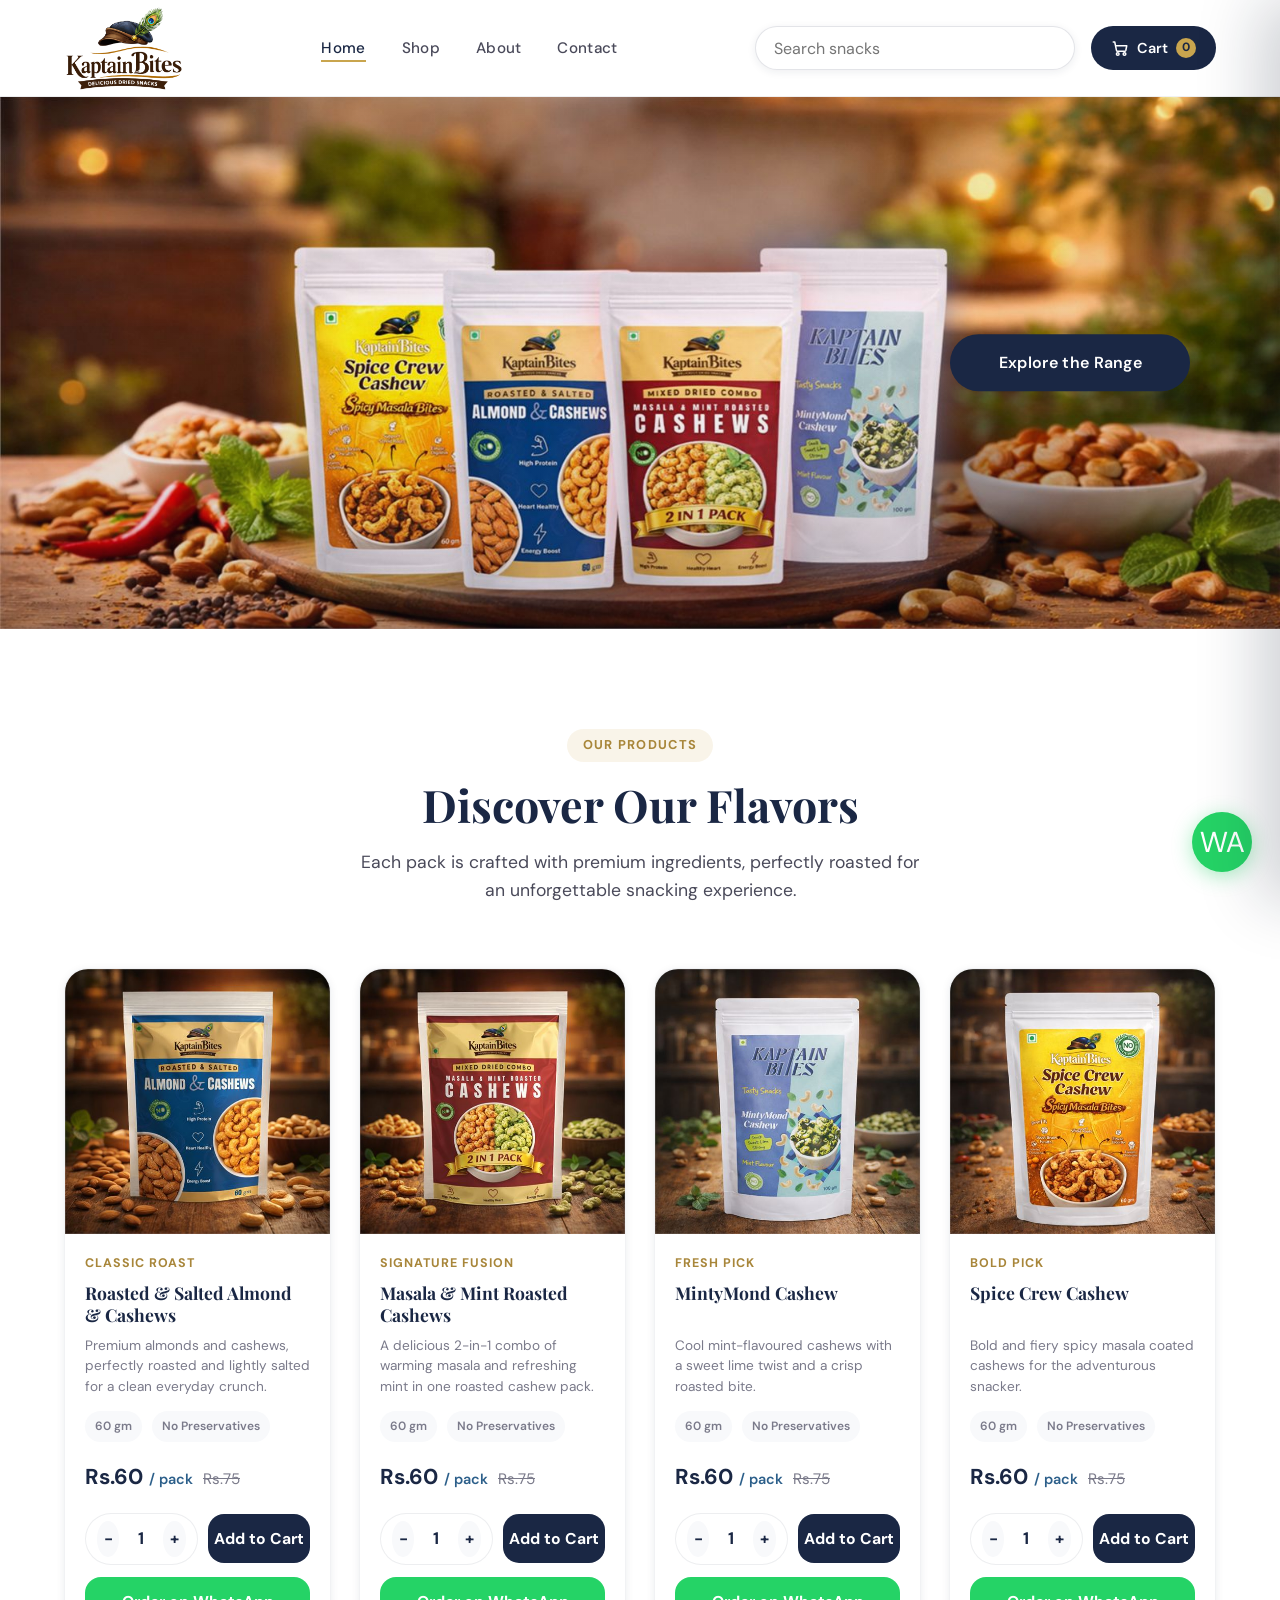
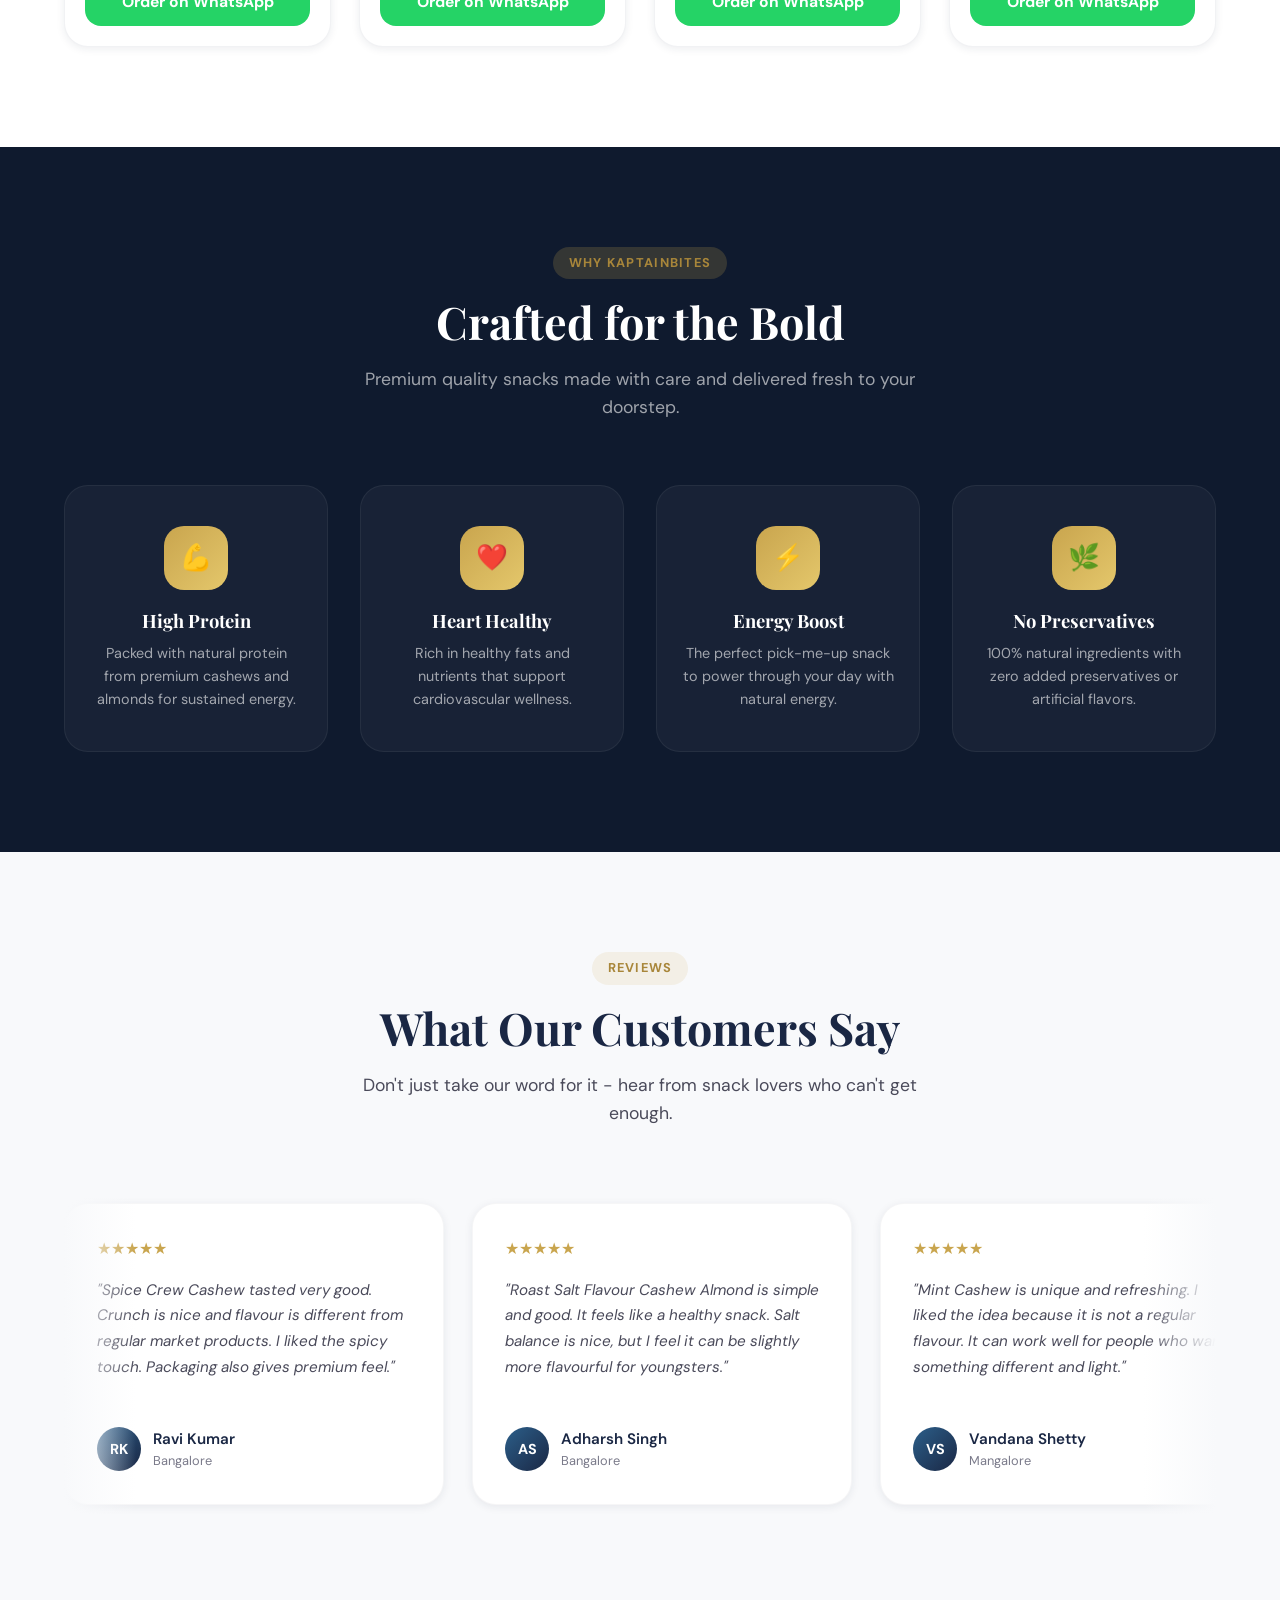
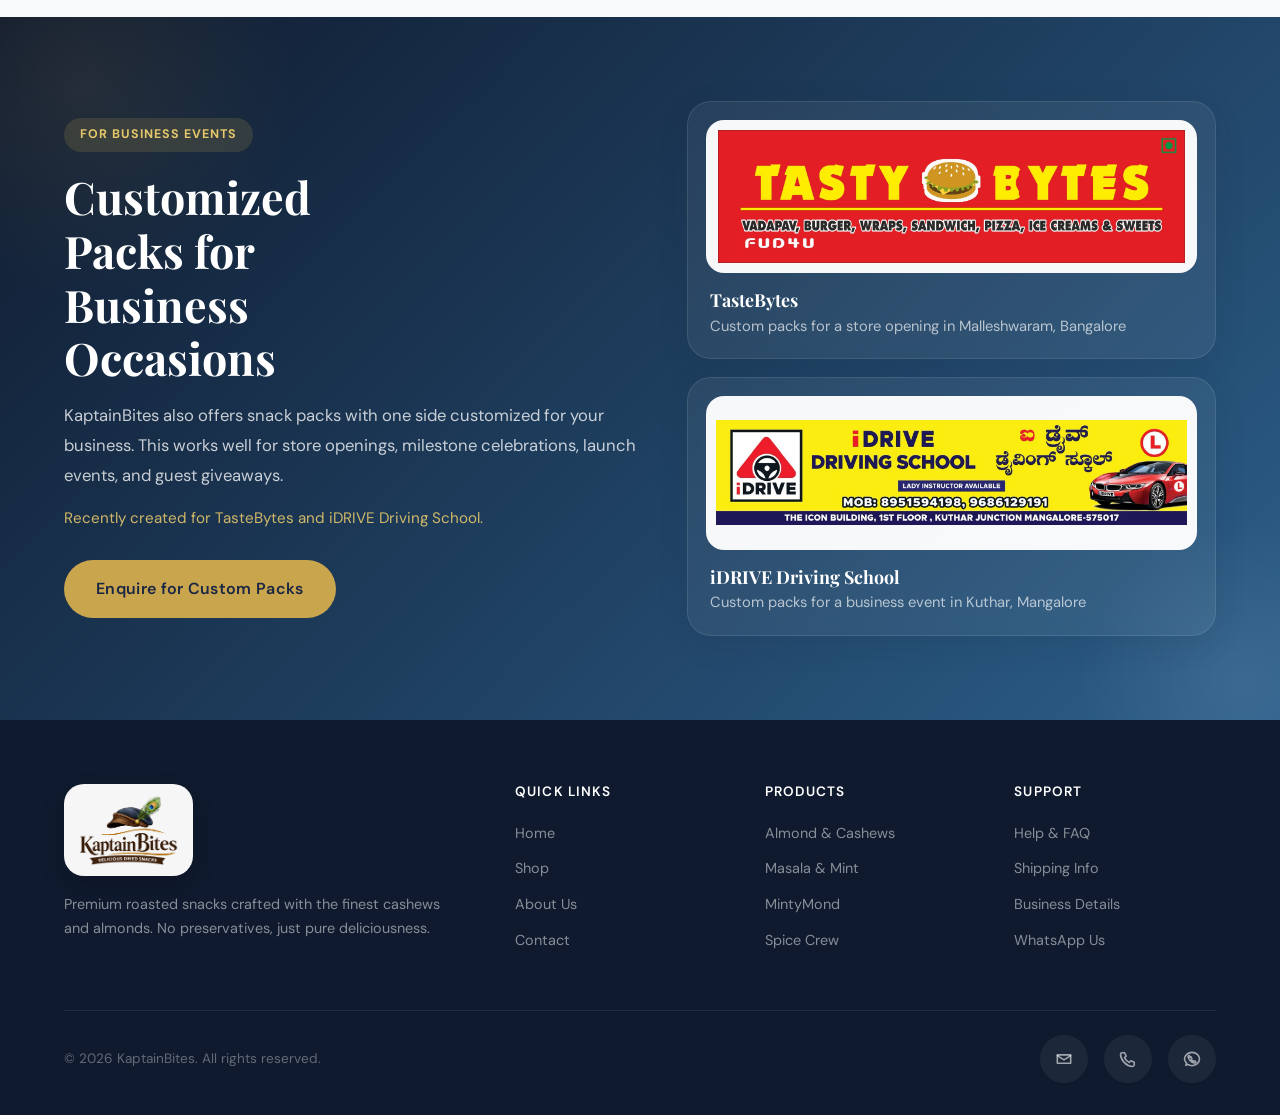
<file: index.html>
﻿<!DOCTYPE html>
<html lang="en">
<head>
  <meta charset="UTF-8">
  <meta name="viewport" content="width=device-width, initial-scale=1.0">
  <title>KaptainBites | Premium Roasted Snacks</title>
  <meta name="description" content="Premium roasted cashews and almonds from KaptainBites. Explore the snack range, add to cart, and order on WhatsApp.">
  <link rel="preconnect" href="https://fonts.googleapis.com">
  <link rel="preconnect" href="https://fonts.gstatic.com" crossorigin>
  <link href="https://fonts.googleapis.com/css2?family=Playfair+Display:ital,wght@0,400;0,600;0,700;0,800;1,400&family=DM+Sans:wght@300;400;500;600;700&display=swap" rel="stylesheet">
  <link rel="stylesheet" href="assets/css/styles.css">
  <link rel="stylesheet" href="assets/css/footer-disclosure.css">
</head>
<body>
  <nav class="navbar">
    <div class="nav-inner">
      <a href="index.html" class="nav-logo" aria-label="KaptainBites home">
        <img src="assets/images/branding/logo-header.png" alt="KaptainBites" class="nav-logo__image">
      </a>
      <ul class="nav-links">
        <li><a href="index.html" class="active">Home</a></li>
        <li><a href="shop.html">Shop</a></li>
        <li><a href="about.html">About</a></li>
        <li><a href="contact.html">Contact</a></li>
        <li class="nav-mobile-search"><a href="shop.html">Search</a></li>
      </ul>
      <div class="nav-actions">
        <div class="nav-search-shell">
          <form class="site-search site-search--nav" role="search" autocomplete="off">
            <label class="sr-only" for="product-search">Search products</label>
            <input id="product-search" type="search" placeholder="Search snacks" aria-expanded="false">
            <button type="button" class="site-search__clear" hidden aria-label="Clear search">&times;</button>
          </form>
          <div id="search-dropdown" class="site-search__dropdown" hidden>
            <div class="site-search__header">
              <strong>Suggestions</strong>
              <button id="search-view-all" type="button" class="search-view-all">View All</button>
            </div>
            <div id="search-keywords" class="search-keywords"></div>
            <div id="search-suggestions-list" class="search-suggestions"></div>
            <div class="search-page-links">
              <a href="shop.html">Shop</a>
              <a href="about.html">About</a>
              <a href="contact.html">Contact</a>
              <a href="cart.html">Cart</a>
            </div>
          </div>
        </div>
        <a href="cart.html" class="nav-cart" aria-label="Cart">
          <span class="nav-cart__icon" aria-hidden="true">
            <svg viewBox="0 0 24 24" focusable="false">
              <circle cx="9" cy="20" r="1.8"></circle>
              <circle cx="18" cy="20" r="1.8"></circle>
              <path d="M3 4H5L7.3 15.2C7.45 15.93 8.09 16.45 8.84 16.45H18.2C18.9 16.45 19.52 15.98 19.71 15.3L21 9H7.1"></path>
            </svg>
          </span>
          <span class="nav-cart__label">Cart</span>
          <span class="cart-count" data-cart-count hidden>0</span>
        </a>
        <button class="mobile-toggle" type="button" aria-label="Menu" aria-expanded="false">
          <span></span><span></span><span></span>
        </button>
      </div>
    </div>
  </nav>

  <section class="hero-video-band" aria-label="KaptainBites hero media">
    <div class="hero-video-band__frame">
      <picture class="hero-video-band__poster" aria-hidden="true">
        <source srcset="assets/images/hero/hero-mobile.jpg" media="(max-width: 768px)">
        <img src="assets/images/hero/hero-desktop.jpg" alt="" loading="eager" decoding="async" fetchpriority="high" width="1600" height="667">
      </picture>
      <video
        class="hero-video-band__media"
        autoplay
        muted
        loop
        playsinline
        preload="none"
        poster="assets/images/hero/hero-desktop.jpg"
        data-desktop-src="assets/images/hero/hero-desktop.mp4"
        aria-hidden="true"
        hidden
      ></video>
      <div class="hero-video-band__actions">
        <a href="#products" class="btn-primary hero-video-band__cta">Explore the Range</a>
      </div>
    </div>
  </section>

  <section id="products" class="section">
    <div class="container">
      <div class="section-header fade-in">
        <span class="tag">Our Products</span>
        <h2>Discover Our Flavors</h2>
        <p>Each pack is crafted with premium ingredients, perfectly roasted for an unforgettable snacking experience.</p>
      </div>
      <div class="products-grid" data-featured-grid data-limit="4"></div>
    </div>
  </section>

  <section class="section features">
    <div class="container">
      <div class="section-header fade-in">
        <span class="tag">Why KaptainBites</span>
        <h2>Crafted for the Bold</h2>
        <p>Premium quality snacks made with care and delivered fresh to your doorstep.</p>
      </div>
      <div class="features-grid">
        <div class="feature-card fade-in">
          <div class="feature-icon">&#128170;</div>
          <h3>High Protein</h3>
          <p>Packed with natural protein from premium cashews and almonds for sustained energy.</p>
        </div>
        <div class="feature-card fade-in">
          <div class="feature-icon">&#10084;&#65039;</div>
          <h3>Heart Healthy</h3>
          <p>Rich in healthy fats and nutrients that support cardiovascular wellness.</p>
        </div>
        <div class="feature-card fade-in">
          <div class="feature-icon">&#9889;</div>
          <h3>Energy Boost</h3>
          <p>The perfect pick-me-up snack to power through your day with natural energy.</p>
        </div>
        <div class="feature-card fade-in">
          <div class="feature-icon">&#127807;</div>
          <h3>No Preservatives</h3>
          <p>100% natural ingredients with zero added preservatives or artificial flavors.</p>
        </div>
      </div>
    </div>
  </section>

  <section class="section testimonials">
    <div class="container">
      <div class="section-header fade-in">
        <span class="tag">Reviews</span>
        <h2>What Our Customers Say</h2>
        <p>Don't just take our word for it - hear from snack lovers who can't get enough.</p>
      </div>
      <div class="testimonials-marquee" aria-label="Customer reviews slider">
        <div class="testimonials-track">
          <article class="testimonial-card fade-in">
            <div class="testimonial-stars">&#9733;&#9733;&#9733;&#9733;&#9733;</div>
            <p class="testimonial-text">"Spice Crew Cashew tasted very good. Crunch is nice and flavour is different from regular market products. I liked the spicy touch. Packaging also gives premium feel."</p>
            <div class="testimonial-author">
              <div class="testimonial-avatar">RK</div>
              <div>
                <div class="testimonial-name">Ravi Kumar</div>
                <div class="testimonial-loc">Bangalore</div>
              </div>
            </div>
          </article>
          <article class="testimonial-card fade-in">
            <div class="testimonial-stars">&#9733;&#9733;&#9733;&#9733;&#9733;</div>
            <p class="testimonial-text">"Roast Salt Flavour Cashew Almond is simple and good. It feels like a healthy snack. Salt balance is nice, but I feel it can be slightly more flavourful for youngsters."</p>
            <div class="testimonial-author">
              <div class="testimonial-avatar">AS</div>
              <div>
                <div class="testimonial-name">Adharsh Singh</div>
                <div class="testimonial-loc">Bangalore</div>
              </div>
            </div>
          </article>
          <article class="testimonial-card fade-in">
            <div class="testimonial-stars">&#9733;&#9733;&#9733;&#9733;&#9733;</div>
            <p class="testimonial-text">"Mint Cashew is unique and refreshing. I liked the idea because it is not a regular flavour. It can work well for people who want something different and light."</p>
            <div class="testimonial-author">
              <div class="testimonial-avatar">VS</div>
              <div>
                <div class="testimonial-name">Vandana Shetty</div>
                <div class="testimonial-loc">Mangalore</div>
              </div>
            </div>
          </article>
          <article class="testimonial-card fade-in">
            <div class="testimonial-stars">&#9733;&#9733;&#9733;&#9733;&#9733;</div>
            <p class="testimonial-text">"Refreshing taste, good crunch, mint flavour can be slightly smoother."</p>
            <div class="testimonial-author">
              <div class="testimonial-avatar">SK</div>
              <div>
                <div class="testimonial-name">Swathi Kulal</div>
                <div class="testimonial-loc">Mangalore</div>
              </div>
            </div>
          </article>
          <article class="testimonial-card fade-in">
            <div class="testimonial-stars">&#9733;&#9733;&#9733;&#9733;&#9733;</div>
            <p class="testimonial-text">"Spice Cashew tasted really good and crunchy. The masala flavour is nice and it feels like a premium snack. I think it can attract office people and snack lovers."</p>
            <div class="testimonial-author">
              <div class="testimonial-avatar">VB</div>
              <div>
                <div class="testimonial-name">Vignesh Bemoj</div>
                <div class="testimonial-loc">Bangalore</div>
              </div>
            </div>
          </article>
          <article class="testimonial-card fade-in">
            <div class="testimonial-stars">&#9733;&#9733;&#9733;&#9733;&#9733;</div>
            <p class="testimonial-text">"Roast Salt Flavour Cashew Almond is light, clean, and easy to eat. It doesn't feel too oily or heavy. Good option for evening snacking and also for gifting."</p>
            <div class="testimonial-author">
              <div class="testimonial-avatar">AD</div>
              <div>
                <div class="testimonial-name">Ancy Dsouza</div>
                <div class="testimonial-loc">Bangalore</div>
              </div>
            </div>
          </article>
          <article class="testimonial-card fade-in">
            <div class="testimonial-stars">&#9733;&#9733;&#9733;&#9733;&#9733;</div>
            <p class="testimonial-text">"Mint Cashew is a different concept and I liked the freshness. Personally, I feel the mint flavour can be slightly more balanced, but overall the product is good and interesting."</p>
            <div class="testimonial-author">
              <div class="testimonial-avatar">VM</div>
              <div>
                <div class="testimonial-name">Venkatesh Mestri</div>
                <div class="testimonial-loc">Bangalore</div>
              </div>
            </div>
          </article>
          <article class="testimonial-card testimonial-card--clone" aria-hidden="true">
            <div class="testimonial-stars">&#9733;&#9733;&#9733;&#9733;&#9733;</div>
            <p class="testimonial-text">"Spice Crew Cashew tasted very good. Crunch is nice and flavour is different from regular market products. I liked the spicy touch. Packaging also gives premium feel."</p>
            <div class="testimonial-author">
              <div class="testimonial-avatar">RK</div>
              <div>
                <div class="testimonial-name">Ravi Kumar</div>
                <div class="testimonial-loc">Bangalore</div>
              </div>
            </div>
          </article>
          <article class="testimonial-card testimonial-card--clone" aria-hidden="true">
            <div class="testimonial-stars">&#9733;&#9733;&#9733;&#9733;&#9733;</div>
            <p class="testimonial-text">"Roast Salt Flavour Cashew Almond is simple and good. It feels like a healthy snack. Salt balance is nice, but I feel it can be slightly more flavourful for youngsters."</p>
            <div class="testimonial-author">
              <div class="testimonial-avatar">AS</div>
              <div>
                <div class="testimonial-name">Adharsh Singh</div>
                <div class="testimonial-loc">Bangalore</div>
              </div>
            </div>
          </article>
          <article class="testimonial-card testimonial-card--clone" aria-hidden="true">
            <div class="testimonial-stars">&#9733;&#9733;&#9733;&#9733;&#9733;</div>
            <p class="testimonial-text">"Mint Cashew is unique and refreshing. I liked the idea because it is not a regular flavour. It can work well for people who want something different and light."</p>
            <div class="testimonial-author">
              <div class="testimonial-avatar">VS</div>
              <div>
                <div class="testimonial-name">Vandana Shetty</div>
                <div class="testimonial-loc">Mangalore</div>
              </div>
            </div>
          </article>
          <article class="testimonial-card testimonial-card--clone" aria-hidden="true">
            <div class="testimonial-stars">&#9733;&#9733;&#9733;&#9733;&#9733;</div>
            <p class="testimonial-text">"Refreshing taste, good crunch, mint flavour can be slightly smoother."</p>
            <div class="testimonial-author">
              <div class="testimonial-avatar">SK</div>
              <div>
                <div class="testimonial-name">Swathi Kulal</div>
                <div class="testimonial-loc">Mangalore</div>
              </div>
            </div>
          </article>
          <article class="testimonial-card testimonial-card--clone" aria-hidden="true">
            <div class="testimonial-stars">&#9733;&#9733;&#9733;&#9733;&#9733;</div>
            <p class="testimonial-text">"Spice Cashew tasted really good and crunchy. The masala flavour is nice and it feels like a premium snack. I think it can attract office people and snack lovers."</p>
            <div class="testimonial-author">
              <div class="testimonial-avatar">VB</div>
              <div>
                <div class="testimonial-name">Vignesh Bemoj</div>
                <div class="testimonial-loc">Bangalore</div>
              </div>
            </div>
          </article>
          <article class="testimonial-card testimonial-card--clone" aria-hidden="true">
            <div class="testimonial-stars">&#9733;&#9733;&#9733;&#9733;&#9733;</div>
            <p class="testimonial-text">"Roast Salt Flavour Cashew Almond is light, clean, and easy to eat. It doesn't feel too oily or heavy. Good option for evening snacking and also for gifting."</p>
            <div class="testimonial-author">
              <div class="testimonial-avatar">AD</div>
              <div>
                <div class="testimonial-name">Ancy Dsouza</div>
                <div class="testimonial-loc">Bangalore</div>
              </div>
            </div>
          </article>
          <article class="testimonial-card testimonial-card--clone" aria-hidden="true">
            <div class="testimonial-stars">&#9733;&#9733;&#9733;&#9733;&#9733;</div>
            <p class="testimonial-text">"Mint Cashew is a different concept and I liked the freshness. Personally, I feel the mint flavour can be slightly more balanced, but overall the product is good and interesting."</p>
            <div class="testimonial-author">
              <div class="testimonial-avatar">VM</div>
              <div>
                <div class="testimonial-name">Venkatesh Mestri</div>
                <div class="testimonial-loc">Bangalore</div>
              </div>
            </div>
          </article>
        </div>
      </div>
    </div>
  </section>

  <section class="business-service">
    <div class="container">
      <div class="business-service__grid">
        <div class="business-service__content">
          <span class="tag">For Business Events</span>
          <h2>Customized Packs for Business Occasions</h2>
          <p>KaptainBites also offers snack packs with one side customized for your business. This works well for store openings, milestone celebrations, launch events, and guest giveaways.</p>
          <p class="business-service__support">Recently created for TasteBytes and iDRIVE Driving School.</p>
          <a href="https://wa.me/917760172150?text=Hi%2C%20I%20would%20like%20to%20enquire%20about%20custom-branded%20KaptainBites%20packs%20for%20a%20business%20event." class="btn-primary business-service__cta" target="_blank" rel="noopener">Enquire for Custom Packs</a>
        </div>
        <div class="business-service__showcase">
          <article class="business-service__card">
            <div class="business-service__card-media">
              <img src="assets/images/collaboration/tastebytes-ribbon.jpg" alt="TasteBytes collaboration ribbon">
            </div>
            <div class="business-service__card-copy">
              <h3>TasteBytes</h3>
              <p>Custom packs for a store opening in Malleshwaram, Bangalore</p>
            </div>
          </article>
          <article class="business-service__card">
            <div class="business-service__card-media">
              <img src="assets/images/collaboration/idrive-ribbon.jpg" alt="iDRIVE Driving School collaboration ribbon">
            </div>
            <div class="business-service__card-copy">
              <h3>iDRIVE Driving School</h3>
              <p>Custom packs for a business event in Kuthar, Mangalore</p>
            </div>
          </article>
        </div>
      </div>
    </div>
  </section>

  <footer class="footer">
    <div class="container">
      <div class="footer-grid">
        <div class="footer-brand">
          <a href="index.html" class="footer-brand__logo-link" aria-label="KaptainBites home">
            <img src="assets/images/branding/logo-header.png" alt="KaptainBites" class="footer-brand__logo">
          </a>
          <p>Premium roasted snacks crafted with the finest cashews and almonds. No preservatives, just pure deliciousness.</p>
        </div>
        <div>
          <h4>Quick Links</h4>
          <ul>
            <li><a href="index.html">Home</a></li>
            <li><a href="shop.html">Shop</a></li>
            <li><a href="about.html">About Us</a></li>
            <li><a href="contact.html">Contact</a></li>
          </ul>
        </div>
        <div>
          <h4>Products</h4>
          <ul>
            <li><a href="products/roasted-salted-almond-cashew.html">Almond &amp; Cashews</a></li>
            <li><a href="products/masala-mint-roast.html">Masala &amp; Mint</a></li>
            <li><a href="products/mint-mond-cashew.html">MintyMond</a></li>
            <li><a href="products/spice-crew-cashew.html">Spice Crew</a></li>
          </ul>
        </div>
        <div>
          <h4>Support</h4>
          <ul>
            <li><a href="contact.html#faq">Help &amp; FAQ</a></li>
            <li><a href="contact.html#faq">Shipping Info</a></li>
            <li class="footer-business-disclosure">
              <details class="footer-details">
                <summary>Business Details</summary>
                <div class="footer-details__body">
                  <span><strong>FSSAI:</strong> 21225180000510</span>
                  <span><strong>GST:</strong> 29ARTPV9563D1ZS</span>
                </div>
              </details>
            </li>
            <li><a href="https://wa.me/917760172150?text=Hi%2C%20I%20want%20to%20order%20KaptainBites%20snacks." target="_blank" rel="noopener">WhatsApp Us</a></li>
          </ul>
        </div>
      </div>
      <div class="footer-bottom">
        <p>&copy; 2026 KaptainBites. All rights reserved.</p>
        <div class="footer-social">
          <a href="mailto:kaptainbites@gmail.com" aria-label="Email KaptainBites">
            <svg viewBox="0 0 24 24" focusable="false" aria-hidden="true">
              <path d="M4 7H20V17H4Z"></path>
              <path d="M4 8L12 13L20 8"></path>
            </svg>
          </a>
          <a href="tel:+917760172150" aria-label="Call KaptainBites">
            <svg viewBox="0 0 24 24" focusable="false" aria-hidden="true">
              <path d="M5 4.5H8L9.8 8.6L7.8 10.4C9.3 13.5 10.5 14.7 13.6 16.2L15.4 14.2L19.5 16V19C19.5 20.1 18.6 21 17.5 21C10 20.5 3.5 14 3 6.5C3 5.4 3.9 4.5 5 4.5Z"></path>
            </svg>
          </a>
          <a href="https://wa.me/917760172150?text=Hi%2C%20I%20want%20to%20order%20KaptainBites%20snacks." target="_blank" rel="noopener" aria-label="Chat on WhatsApp">
            <svg viewBox="0 0 24 24" focusable="false" aria-hidden="true">
              <path d="M7 18.5L4.5 19.5L5.5 17C4 15.6 3 13.9 3 12C3 7.6 7 4 12 4C17 4 21 7.6 21 12C21 16.4 17 20 12 20C10.2 20 8.5 19.5 7 18.5Z"></path>
              <path d="M9.5 10.1C9.8 9.5 10.1 9.4 10.4 9.4C10.7 9.4 11 9.4 11.2 10L11.7 11.2C11.9 11.7 11.8 11.9 11.6 12.1L11.2 12.5C11.7 13.6 12.4 14.3 13.5 14.8L13.9 14.4C14.1 14.2 14.3 14.1 14.8 14.3L16 14.8C16.6 15 16.6 15.3 16.6 15.6C16.6 15.9 16.5 16.2 15.9 16.5C15.4 16.8 14.8 16.9 14.4 16.8C12.9 16.5 11.3 15.5 10 14.2C8.7 12.9 7.7 11.3 7.4 9.8C7.3 9.4 7.4 8.8 7.7 8.3C8 7.7 8.3 7.6 8.6 7.6C8.9 7.6 9.2 7.9 9.5 10.1Z"></path>
            </svg>
          </a>
        </div>
      </div>
    </div>
  </footer>

  <div class="cart-overlay"></div>
  <aside class="cart-sidebar" aria-label="Shopping cart">
    <div class="cart-header">
      <div class="cart-header__meta">
        <h3>Your Cart</h3>
        <a class="cart-header__link" href="cart.html">View full cart</a>
      </div>
      <button class="cart-close" type="button" aria-label="Close cart">&times;</button>
    </div>
    <div class="cart-items">
      <div class="cart-empty">
        <div class="empty-icon">Cart</div>
        <p>Your cart is empty</p>
        <p style="font-size:0.85rem;margin-top:8px">Browse our delicious snacks!</p>
      </div>
    </div>
    <div class="cart-footer" style="display:none">
      <div class="cart-total">
        <span>Total</span>
        <strong>Rs.0</strong>
      </div>
      <div class="cart-footer__actions">
        <button class="btn-whatsapp" type="button" data-order-cart>Order via WhatsApp</button>
        <a class="btn-secondary cart-footer__browse" href="shop.html" data-browse-products>Explore More Products</a>
      </div>
    </div>
  </aside>

  <a href="#" class="whatsapp-float" data-quick-whatsapp aria-label="Chat on WhatsApp">WA</a>

  <script src="assets/js/product-catalog.js"></script>
  <script src="assets/js/cart.js"></script>
  <script src="assets/js/site.js"></script>
  <script src="assets/js/hero-media.js"></script>
  <script src="assets/js/cart-drawer.js"></script>
</body>
</html>
</file>
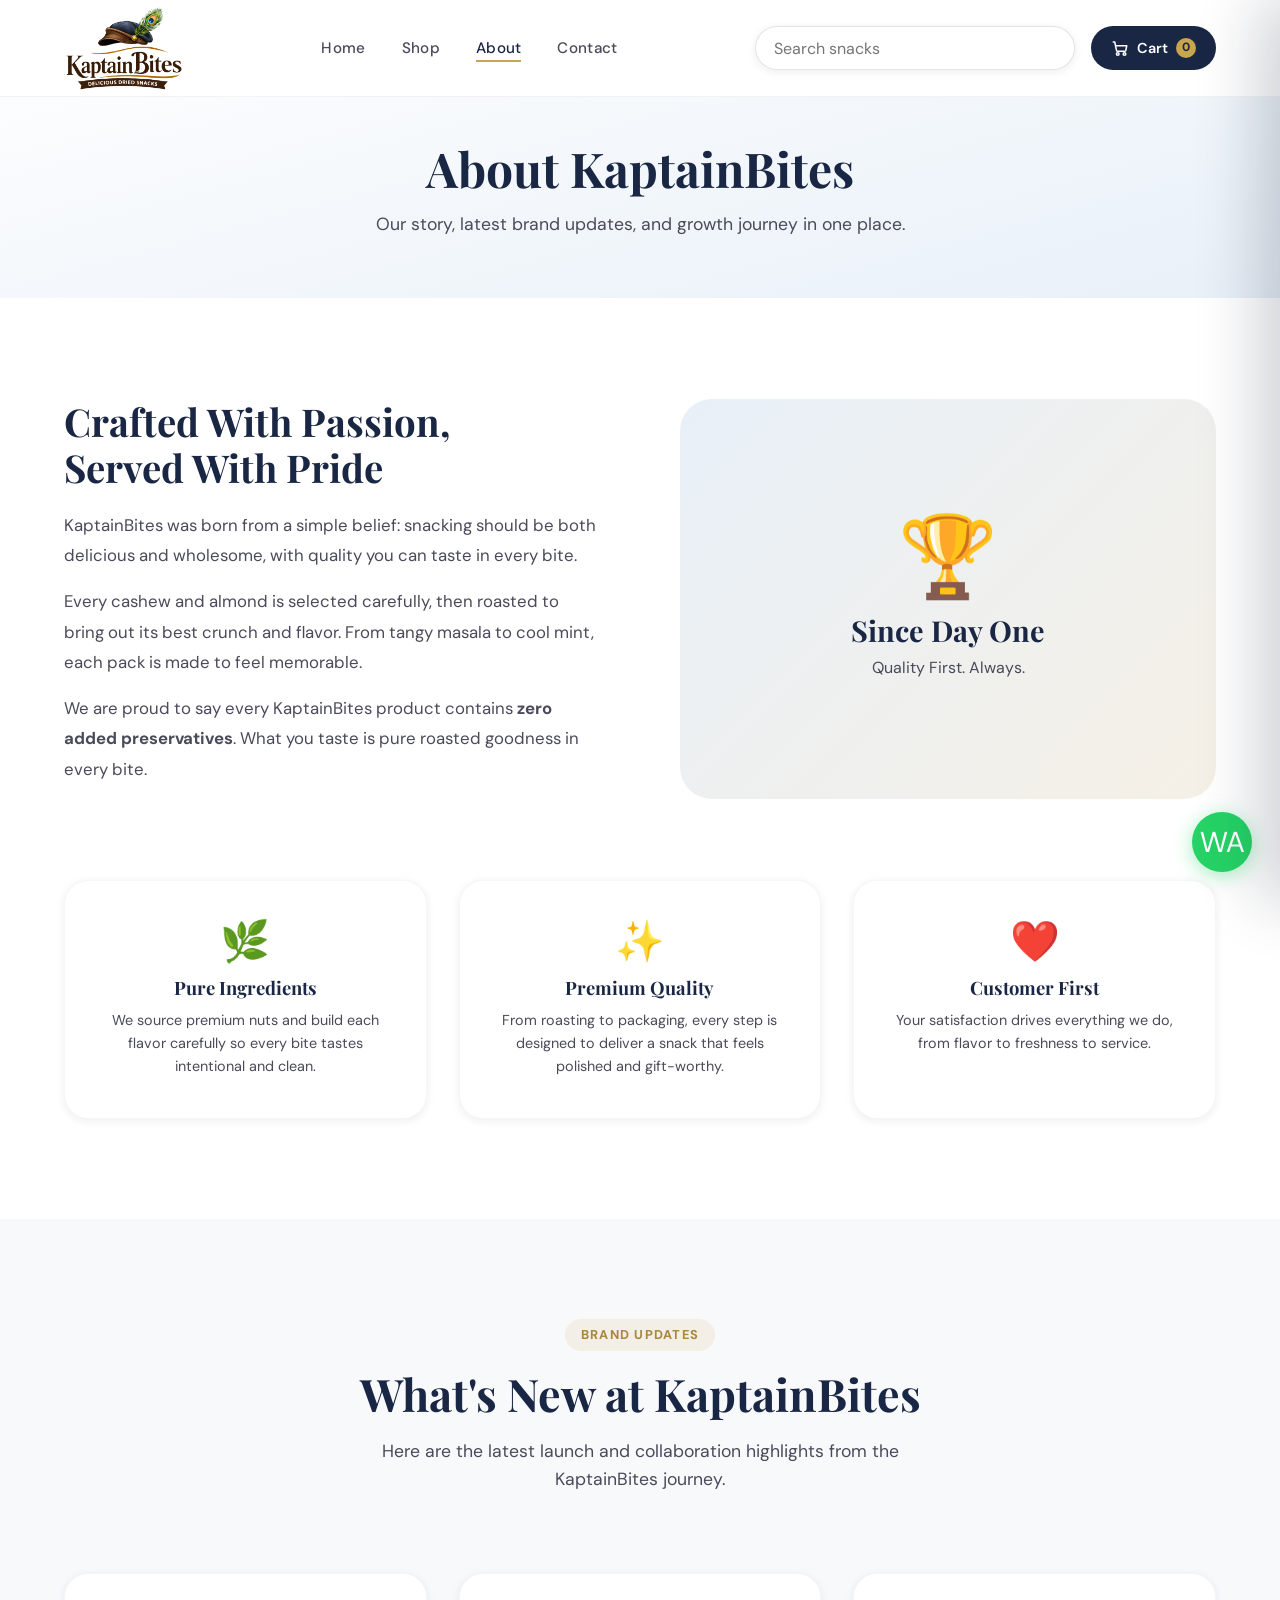
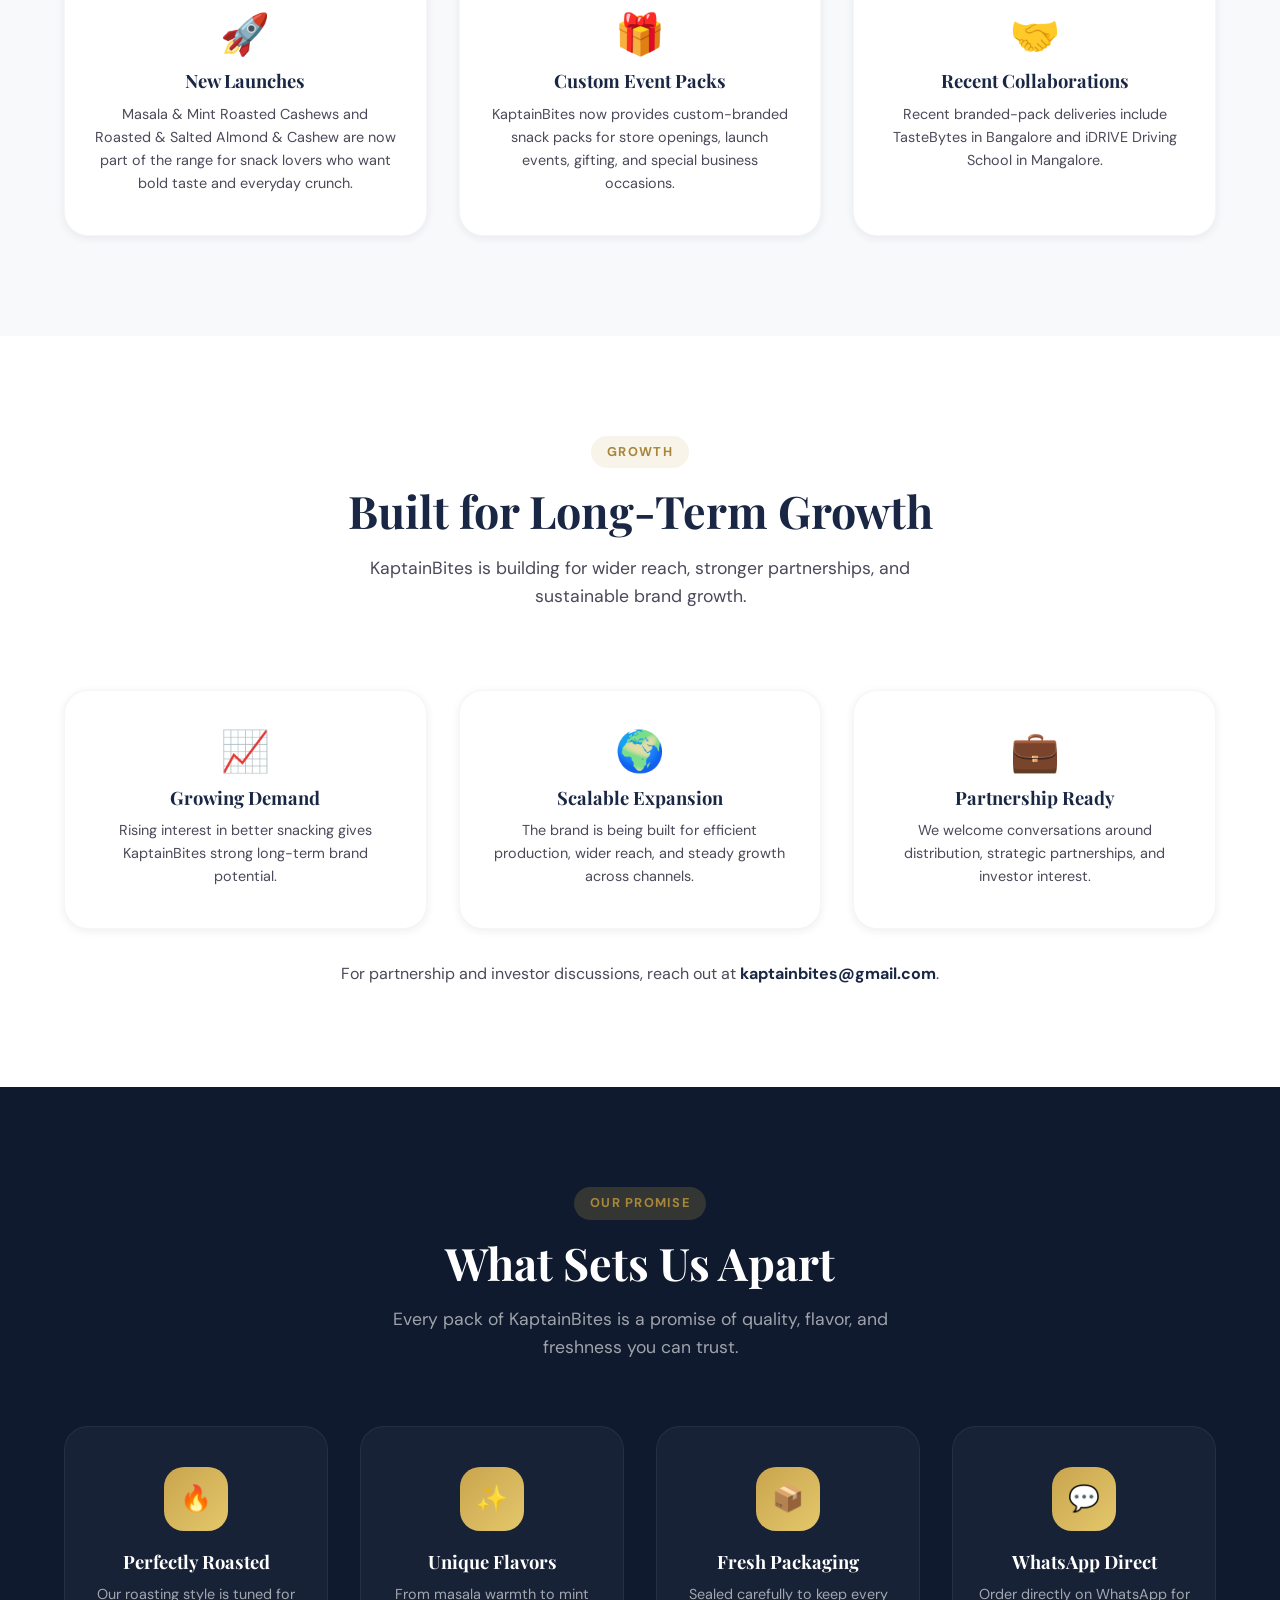
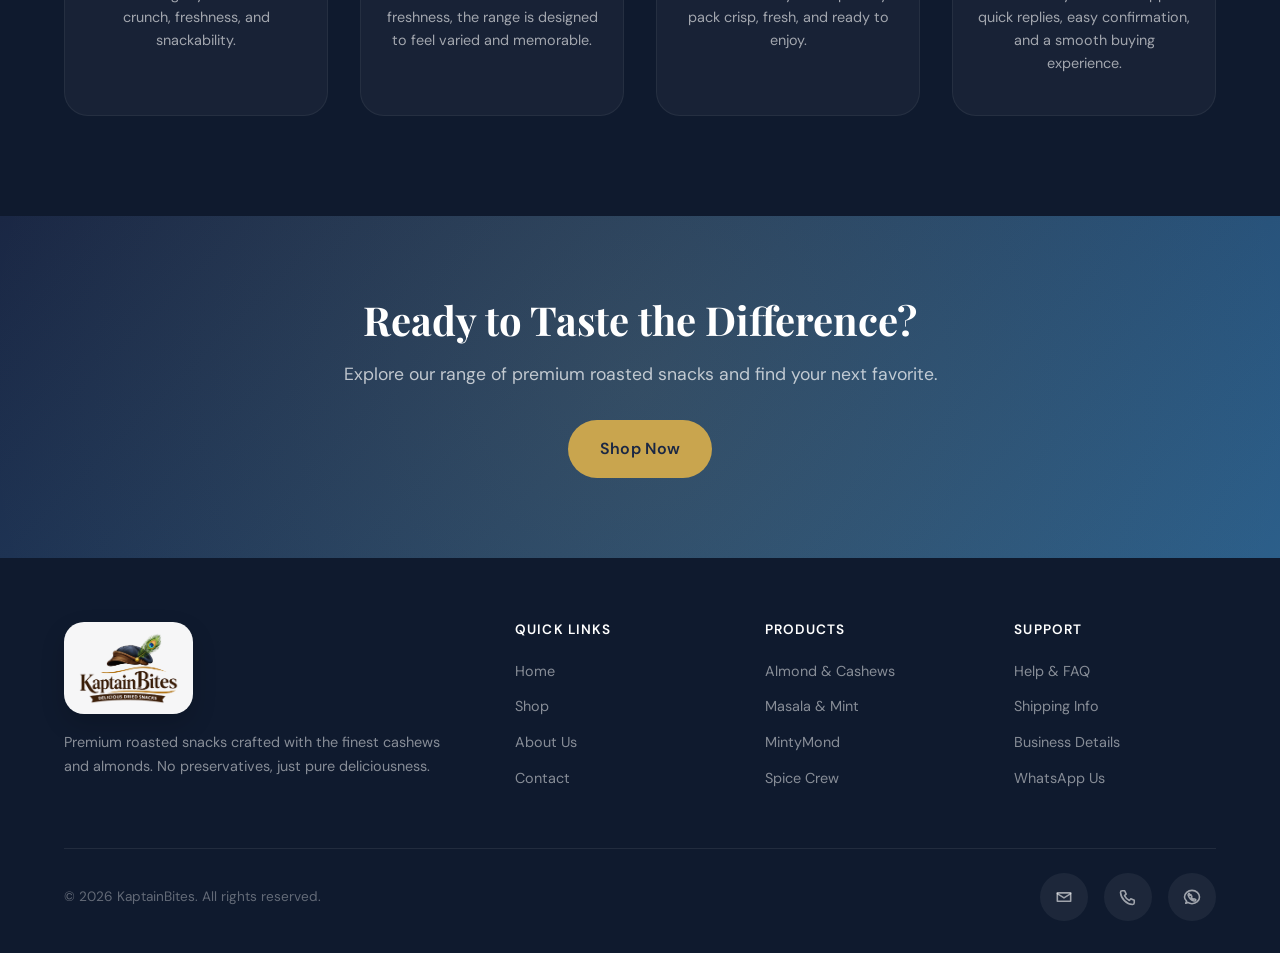
<file: about.html>
﻿<!DOCTYPE html>
<html lang="en">
<head>
  <meta charset="UTF-8">
  <meta name="viewport" content="width=device-width, initial-scale=1.0">
  <title>About | KaptainBites</title>
  <meta name="description" content="Learn about KaptainBites, our story, brand updates, and growth journey in one place.">
  <link rel="preconnect" href="https://fonts.googleapis.com">
  <link rel="preconnect" href="https://fonts.gstatic.com" crossorigin>
  <link href="https://fonts.googleapis.com/css2?family=Playfair+Display:ital,wght@0,400;0,600;0,700;0,800;1,400&family=DM+Sans:wght@300;400;500;600;700&display=swap" rel="stylesheet">
  <link rel="stylesheet" href="assets/css/styles.css">
  <link rel="stylesheet" href="assets/css/footer-disclosure.css">
</head>
<body>
  <nav class="navbar">
    <div class="nav-inner">
      <a href="index.html" class="nav-logo" aria-label="KaptainBites home">
        <img src="assets/images/branding/logo-header.png" alt="KaptainBites" class="nav-logo__image">
      </a>
      <ul class="nav-links">
        <li><a href="index.html">Home</a></li>
        <li><a href="shop.html">Shop</a></li>
        <li><a href="about.html" class="active">About</a></li>
        <li><a href="contact.html">Contact</a></li>
        <li class="nav-mobile-search"><a href="shop.html">Search</a></li>
      </ul>
      <div class="nav-actions">
        <div class="nav-search-shell">
          <form class="site-search site-search--nav" role="search" autocomplete="off">
            <label class="sr-only" for="product-search">Search products</label>
            <input id="product-search" type="search" placeholder="Search snacks" aria-expanded="false">
            <button type="button" class="site-search__clear" hidden aria-label="Clear search">&times;</button>
          </form>
          <div id="search-dropdown" class="site-search__dropdown" hidden>
            <div class="site-search__header">
              <strong>Suggestions</strong>
              <button id="search-view-all" type="button" class="search-view-all">View All</button>
            </div>
            <div id="search-keywords" class="search-keywords"></div>
            <div id="search-suggestions-list" class="search-suggestions"></div>
            <div class="search-page-links">
              <a href="shop.html">Shop</a>
              <a href="about.html">About</a>
              <a href="contact.html">Contact</a>
              <a href="cart.html">Cart</a>
            </div>
          </div>
        </div>
        <a href="cart.html" class="nav-cart" aria-label="Cart">
          <span class="nav-cart__icon" aria-hidden="true">
            <svg viewBox="0 0 24 24" focusable="false">
              <circle cx="9" cy="20" r="1.8"></circle>
              <circle cx="18" cy="20" r="1.8"></circle>
              <path d="M3 4H5L7.3 15.2C7.45 15.93 8.09 16.45 8.84 16.45H18.2C18.9 16.45 19.52 15.98 19.71 15.3L21 9H7.1"></path>
            </svg>
          </span>
          <span class="nav-cart__label">Cart</span>
          <span class="cart-count" data-cart-count hidden>0</span>
        </a>
        <button class="mobile-toggle" type="button" aria-label="Menu" aria-expanded="false">
          <span></span><span></span><span></span>
        </button>
      </div>
    </div>
  </nav>

  <section class="page-header">
    <div class="container">
      <h1>About KaptainBites</h1>
      <p>Our story, latest brand updates, and growth journey in one place.</p>
    </div>
  </section>

  <section class="section">
    <div class="container">
      <div class="about-story">
        <div class="about-story-text fade-in visible">
          <h2>Crafted With Passion,<br>Served With Pride</h2>
          <p>KaptainBites was born from a simple belief: snacking should be both delicious and wholesome, with quality you can taste in every bite.</p>
          <p>Every cashew and almond is selected carefully, then roasted to bring out its best crunch and flavor. From tangy masala to cool mint, each pack is made to feel memorable.</p>
          <p>We are proud to say every KaptainBites product contains <strong>zero added preservatives</strong>. What you taste is pure roasted goodness in every bite.</p>
        </div>
        <div class="about-visual fade-in visible">
          <div class="about-visual-text">
            <div class="big-emoji">&#127942;</div>
            <h3>Since Day One</h3>
            <p>Quality First. Always.</p>
          </div>
        </div>
      </div>

      <div class="values-grid">
        <div class="value-card fade-in visible">
          <div class="value-icon">&#127807;</div>
          <h3>Pure Ingredients</h3>
          <p>We source premium nuts and build each flavor carefully so every bite tastes intentional and clean.</p>
        </div>
        <div class="value-card fade-in visible">
          <div class="value-icon">&#10024;</div>
          <h3>Premium Quality</h3>
          <p>From roasting to packaging, every step is designed to deliver a snack that feels polished and gift-worthy.</p>
        </div>
        <div class="value-card fade-in visible">
          <div class="value-icon">&#10084;&#65039;</div>
          <h3>Customer First</h3>
          <p>Your satisfaction drives everything we do, from flavor to freshness to service.</p>
        </div>
      </div>
    </div>
  </section>

  <section class="section testimonials">
    <div class="container">
      <div class="section-header fade-in visible">
        <span class="tag">Brand Updates</span>
        <h2>What's New at KaptainBites</h2>
        <p>Here are the latest launch and collaboration highlights from the KaptainBites journey.</p>
      </div>
      <div class="values-grid">
        <div class="value-card fade-in visible">
          <div class="value-icon">&#128640;</div>
          <h3>New Launches</h3>
          <p>Masala &amp; Mint Roasted Cashews and Roasted &amp; Salted Almond &amp; Cashew are now part of the range for snack lovers who want bold taste and everyday crunch.</p>
        </div>
        <div class="value-card fade-in visible">
          <div class="value-icon">&#127873;</div>
          <h3>Custom Event Packs</h3>
          <p>KaptainBites now provides custom-branded snack packs for store openings, launch events, gifting, and special business occasions.</p>
        </div>
        <div class="value-card fade-in visible">
          <div class="value-icon">&#129309;</div>
          <h3>Recent Collaborations</h3>
          <p>Recent branded-pack deliveries include TasteBytes in Bangalore and iDRIVE Driving School in Mangalore.</p>
        </div>
      </div>
    </div>
  </section>

  <section class="section">
    <div class="container">
      <div class="section-header fade-in visible">
        <span class="tag">Growth</span>
        <h2>Built for Long-Term Growth</h2>
        <p>KaptainBites is building for wider reach, stronger partnerships, and sustainable brand growth.</p>
      </div>
      <div class="values-grid">
        <div class="value-card fade-in visible">
          <div class="value-icon">&#128200;</div>
          <h3>Growing Demand</h3>
          <p>Rising interest in better snacking gives KaptainBites strong long-term brand potential.</p>
        </div>
        <div class="value-card fade-in visible">
          <div class="value-icon">&#127757;</div>
          <h3>Scalable Expansion</h3>
          <p>The brand is being built for efficient production, wider reach, and steady growth across channels.</p>
        </div>
        <div class="value-card fade-in visible">
          <div class="value-icon">&#128188;</div>
          <h3>Partnership Ready</h3>
          <p>We welcome conversations around distribution, strategic partnerships, and investor interest.</p>
        </div>
      </div>
      <div style="text-align:center;margin-top:32px" class="fade-in visible">
        <p style="color:var(--text-mid);font-size:1rem">For partnership and investor discussions, reach out at <a href="mailto:kaptainbites@gmail.com" style="color:var(--navy);font-weight:700">kaptainbites@gmail.com</a>.</p>
      </div>
    </div>
  </section>

  <section class="section features">
    <div class="container">
      <div class="section-header fade-in visible">
        <span class="tag">Our Promise</span>
        <h2>What Sets Us Apart</h2>
        <p>Every pack of KaptainBites is a promise of quality, flavor, and freshness you can trust.</p>
      </div>
      <div class="features-grid">
        <div class="feature-card fade-in visible">
          <div class="feature-icon">&#128293;</div>
          <h3>Perfectly Roasted</h3>
          <p>Our roasting style is tuned for crunch, freshness, and snackability.</p>
        </div>
        <div class="feature-card fade-in visible">
          <div class="feature-icon">&#10024;</div>
          <h3>Unique Flavors</h3>
          <p>From masala warmth to mint freshness, the range is designed to feel varied and memorable.</p>
        </div>
        <div class="feature-card fade-in visible">
          <div class="feature-icon">&#128230;</div>
          <h3>Fresh Packaging</h3>
          <p>Sealed carefully to keep every pack crisp, fresh, and ready to enjoy.</p>
        </div>
        <div class="feature-card fade-in visible">
          <div class="feature-icon">&#128172;</div>
          <h3>WhatsApp Direct</h3>
          <p>Order directly on WhatsApp for quick replies, easy confirmation, and a smooth buying experience.</p>
        </div>
      </div>
    </div>
  </section>

  <section class="cta-banner">
    <div class="container">
      <h2>Ready to Taste the Difference?</h2>
      <p>Explore our range of premium roasted snacks and find your next favorite.</p>
      <a href="shop.html" class="btn-primary">Shop Now</a>
    </div>
  </section>

  <footer class="footer">
    <div class="container">
      <div class="footer-grid">
        <div class="footer-brand">
          <a href="index.html" class="footer-brand__logo-link" aria-label="KaptainBites home">
            <img src="assets/images/branding/logo-header.png" alt="KaptainBites" class="footer-brand__logo">
          </a>
          <p>Premium roasted snacks crafted with the finest cashews and almonds. No preservatives, just pure deliciousness.</p>
        </div>
        <div>
          <h4>Quick Links</h4>
          <ul>
            <li><a href="index.html">Home</a></li>
            <li><a href="shop.html">Shop</a></li>
            <li><a href="about.html">About Us</a></li>
            <li><a href="contact.html">Contact</a></li>
          </ul>
        </div>
        <div>
          <h4>Products</h4>
          <ul>
            <li><a href="products/roasted-salted-almond-cashew.html">Almond &amp; Cashews</a></li>
            <li><a href="products/masala-mint-roast.html">Masala &amp; Mint</a></li>
            <li><a href="products/mint-mond-cashew.html">MintyMond</a></li>
            <li><a href="products/spice-crew-cashew.html">Spice Crew</a></li>
          </ul>
        </div>
        <div>
          <h4>Support</h4>
          <ul>
            <li><a href="contact.html#faq">Help &amp; FAQ</a></li>
            <li><a href="contact.html#faq">Shipping Info</a></li>
            <li class="footer-business-disclosure">
              <details class="footer-details">
                <summary>Business Details</summary>
                <div class="footer-details__body">
                  <span><strong>FSSAI:</strong> 21225180000510</span>
                  <span><strong>GST:</strong> 29ARTPV9563D1ZS</span>
                </div>
              </details>
            </li>
            <li><a href="https://wa.me/917760172150?text=Hi%2C%20I%20want%20to%20order%20KaptainBites%20snacks." target="_blank" rel="noopener">WhatsApp Us</a></li>
          </ul>
        </div>
      </div>
      <div class="footer-bottom">
        <p>&copy; 2026 KaptainBites. All rights reserved.</p>
        <div class="footer-social">
          <a href="mailto:kaptainbites@gmail.com" aria-label="Email KaptainBites">
            <svg viewBox="0 0 24 24" focusable="false" aria-hidden="true">
              <path d="M4 7H20V17H4Z"></path>
              <path d="M4 8L12 13L20 8"></path>
            </svg>
          </a>
          <a href="tel:+917760172150" aria-label="Call KaptainBites">
            <svg viewBox="0 0 24 24" focusable="false" aria-hidden="true">
              <path d="M5 4.5H8L9.8 8.6L7.8 10.4C9.3 13.5 10.5 14.7 13.6 16.2L15.4 14.2L19.5 16V19C19.5 20.1 18.6 21 17.5 21C10 20.5 3.5 14 3 6.5C3 5.4 3.9 4.5 5 4.5Z"></path>
            </svg>
          </a>
          <a href="https://wa.me/917760172150?text=Hi%2C%20I%20want%20to%20order%20KaptainBites%20snacks." target="_blank" rel="noopener" aria-label="Chat on WhatsApp">
            <svg viewBox="0 0 24 24" focusable="false" aria-hidden="true">
              <path d="M7 18.5L4.5 19.5L5.5 17C4 15.6 3 13.9 3 12C3 7.6 7 4 12 4C17 4 21 7.6 21 12C21 16.4 17 20 12 20C10.2 20 8.5 19.5 7 18.5Z"></path>
              <path d="M9.5 10.1C9.8 9.5 10.1 9.4 10.4 9.4C10.7 9.4 11 9.4 11.2 10L11.7 11.2C11.9 11.7 11.8 11.9 11.6 12.1L11.2 12.5C11.7 13.6 12.4 14.3 13.5 14.8L13.9 14.4C14.1 14.2 14.3 14.1 14.8 14.3L16 14.8C16.6 15 16.6 15.3 16.6 15.6C16.6 15.9 16.5 16.2 15.9 16.5C15.4 16.8 14.8 16.9 14.4 16.8C12.9 16.5 11.3 15.5 10 14.2C8.7 12.9 7.7 11.3 7.4 9.8C7.3 9.4 7.4 8.8 7.7 8.3C8 7.7 8.3 7.6 8.6 7.6C8.9 7.6 9.2 7.9 9.5 10.1Z"></path>
            </svg>
          </a>
        </div>
      </div>
    </div>
  </footer>

  <div class="cart-overlay"></div>
  <aside class="cart-sidebar" aria-label="Shopping cart">
    <div class="cart-header">
      <div class="cart-header__meta">
        <h3>Your Cart</h3>
        <a class="cart-header__link" href="cart.html">View full cart</a>
      </div>
      <button class="cart-close" type="button" aria-label="Close cart">&times;</button>
    </div>
    <div class="cart-items">
      <div class="cart-empty">
        <div class="empty-icon">Cart</div>
        <p>Your cart is empty</p>
        <p style="font-size:0.85rem;margin-top:8px">Browse our delicious snacks!</p>
      </div>
    </div>
    <div class="cart-footer" style="display:none">
      <div class="cart-total">
        <span>Total</span>
        <strong>Rs.0</strong>
      </div>
      <div class="cart-footer__actions">
        <button class="btn-whatsapp" type="button" data-order-cart>Order via WhatsApp</button>
        <a class="btn-secondary cart-footer__browse" href="shop.html" data-browse-products>Explore More Products</a>
      </div>
    </div>
  </aside>

  <a href="#" class="whatsapp-float" data-quick-whatsapp aria-label="Chat on WhatsApp">WA</a>

  <script src="assets/js/product-catalog.js"></script>
  <script src="assets/js/cart.js"></script>
  <script src="assets/js/site.js"></script>
  <script src="assets/js/cart-drawer.js"></script>
</body>
</html>
</file>
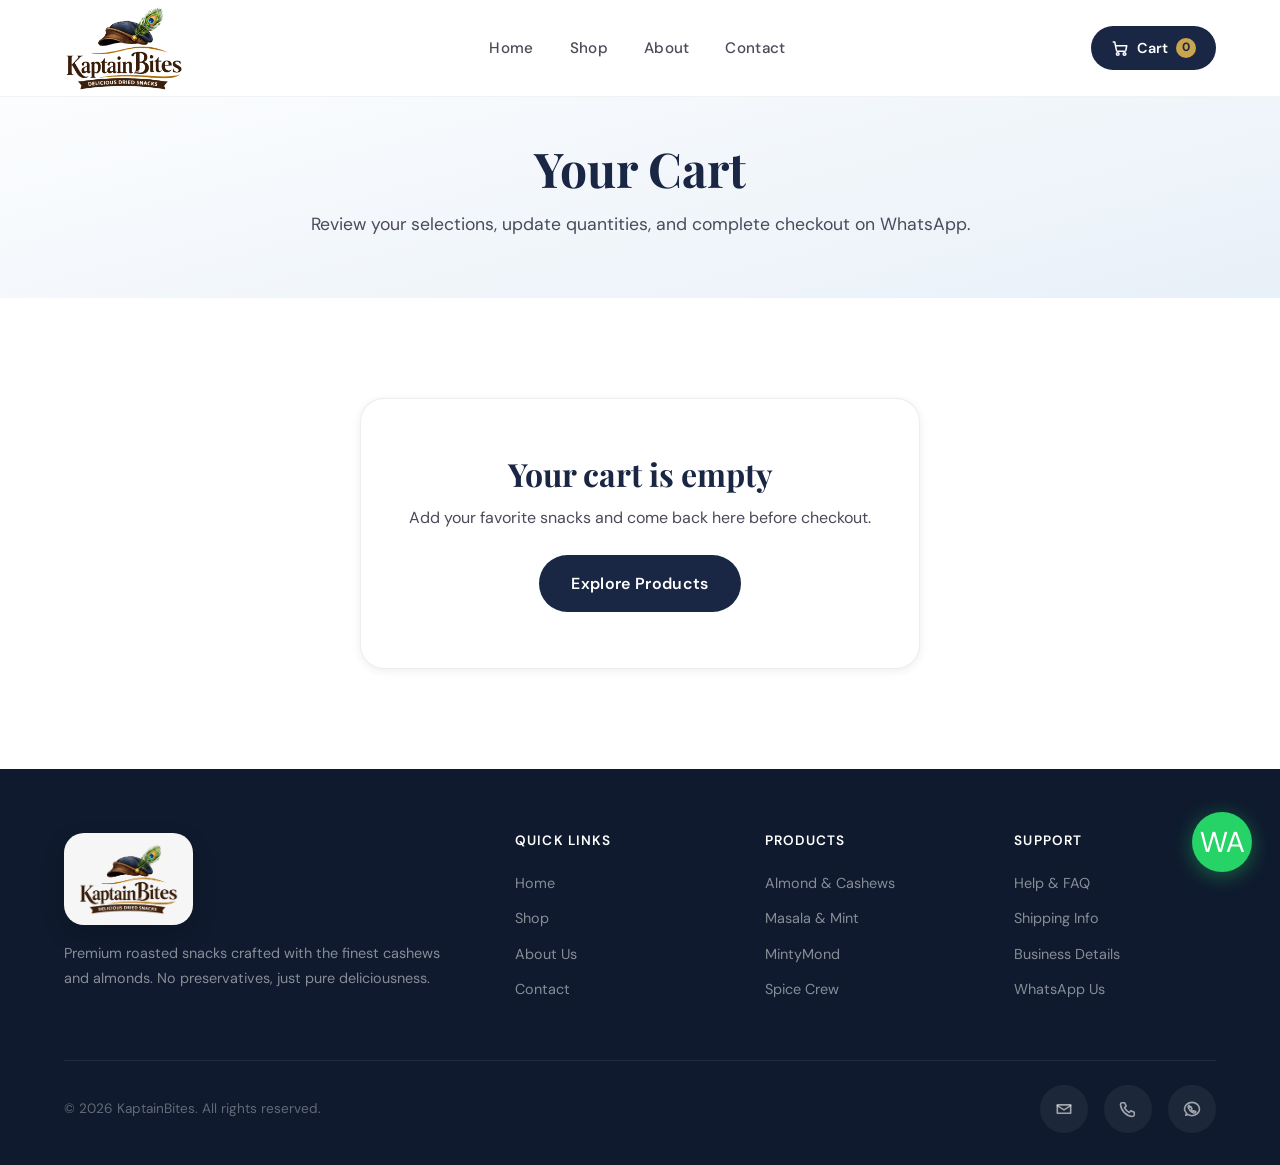
<file: cart.html>
﻿<!DOCTYPE html>
<html lang="en">
<head>
  <meta charset="UTF-8">
  <meta name="viewport" content="width=device-width, initial-scale=1.0">
  <title>Cart | KaptainBites</title>
  <meta name="description" content="Review your KaptainBites cart and checkout directly on WhatsApp.">
  <link rel="preconnect" href="https://fonts.googleapis.com">
  <link rel="preconnect" href="https://fonts.gstatic.com" crossorigin>
  <link href="https://fonts.googleapis.com/css2?family=Playfair+Display:ital,wght@0,400;0,600;0,700;0,800;1,400&family=DM+Sans:wght@300;400;500;600;700&display=swap" rel="stylesheet">
  <link rel="stylesheet" href="assets/css/styles.css">
  <link rel="stylesheet" href="assets/css/footer-disclosure.css">
</head>
<body>
  <nav class="navbar">
    <div class="nav-inner">
      <a href="index.html" class="nav-logo" aria-label="KaptainBites home">
        <img src="assets/images/branding/logo-header.png" alt="KaptainBites" class="nav-logo__image">
      </a>
      <ul class="nav-links">
        <li><a href="index.html">Home</a></li>
        <li><a href="shop.html">Shop</a></li>
        <li><a href="about.html">About</a></li>
        <li><a href="contact.html">Contact</a></li>
      </ul>
      <div class="nav-actions">
        <a href="cart.html" class="nav-cart" aria-label="Cart">
          <span class="nav-cart__icon" aria-hidden="true">
            <svg viewBox="0 0 24 24" focusable="false">
              <circle cx="9" cy="20" r="1.8"></circle>
              <circle cx="18" cy="20" r="1.8"></circle>
              <path d="M3 4H5L7.3 15.2C7.45 15.93 8.09 16.45 8.84 16.45H18.2C18.9 16.45 19.52 15.98 19.71 15.3L21 9H7.1"></path>
            </svg>
          </span>
          <span class="nav-cart__label">Cart</span>
          <span class="cart-count" data-cart-count hidden>0</span>
        </a>
        <button class="mobile-toggle" type="button" aria-label="Menu" aria-expanded="false">
          <span></span><span></span><span></span>
        </button>
      </div>
    </div>
  </nav>

  <section class="page-header">
    <div class="container">
      <h1>Your Cart</h1>
      <p>Review your selections, update quantities, and complete checkout on WhatsApp.</p>
    </div>
  </section>

  <section class="section">
    <div class="container">
      <div id="cart-shell" class="cart-page-shell"></div>
    </div>
  </section>

  <footer class="footer">
    <div class="container">
      <div class="footer-grid">
        <div class="footer-brand">
          <a href="index.html" class="footer-brand__logo-link" aria-label="KaptainBites home">
            <img src="assets/images/branding/logo-header.png" alt="KaptainBites" class="footer-brand__logo">
          </a>
          <p>Premium roasted snacks crafted with the finest cashews and almonds. No preservatives, just pure deliciousness.</p>
        </div>
        <div>
          <h4>Quick Links</h4>
          <ul>
            <li><a href="index.html">Home</a></li>
            <li><a href="shop.html">Shop</a></li>
            <li><a href="about.html">About Us</a></li>
            <li><a href="contact.html">Contact</a></li>
          </ul>
        </div>
        <div>
          <h4>Products</h4>
          <ul>
            <li><a href="products/roasted-salted-almond-cashew.html">Almond &amp; Cashews</a></li>
            <li><a href="products/masala-mint-roast.html">Masala &amp; Mint</a></li>
            <li><a href="products/mint-mond-cashew.html">MintyMond</a></li>
            <li><a href="products/spice-crew-cashew.html">Spice Crew</a></li>
          </ul>
        </div>
        <div>
          <h4>Support</h4>
          <ul>
            <li><a href="contact.html#faq">Help &amp; FAQ</a></li>
            <li><a href="contact.html#faq">Shipping Info</a></li>
            <li class="footer-business-disclosure">
              <details class="footer-details">
                <summary>Business Details</summary>
                <div class="footer-details__body">
                  <span><strong>FSSAI:</strong> 21225180000510</span>
                  <span><strong>GST:</strong> 29ARTPV9563D1ZS</span>
                </div>
              </details>
            </li>
            <li><a href="https://wa.me/917760172150?text=Hi%2C%20I%20want%20to%20order%20KaptainBites%20snacks." target="_blank" rel="noopener">WhatsApp Us</a></li>
          </ul>
        </div>
      </div>
      <div class="footer-bottom">
        <p>&copy; 2026 KaptainBites. All rights reserved.</p>
        <div class="footer-social">
          <a href="mailto:kaptainbites@gmail.com" aria-label="Email KaptainBites">
            <svg viewBox="0 0 24 24" focusable="false" aria-hidden="true">
              <path d="M4 7H20V17H4Z"></path>
              <path d="M4 8L12 13L20 8"></path>
            </svg>
          </a>
          <a href="tel:+917760172150" aria-label="Call KaptainBites">
            <svg viewBox="0 0 24 24" focusable="false" aria-hidden="true">
              <path d="M5 4.5H8L9.8 8.6L7.8 10.4C9.3 13.5 10.5 14.7 13.6 16.2L15.4 14.2L19.5 16V19C19.5 20.1 18.6 21 17.5 21C10 20.5 3.5 14 3 6.5C3 5.4 3.9 4.5 5 4.5Z"></path>
            </svg>
          </a>
          <a href="https://wa.me/917760172150?text=Hi%2C%20I%20want%20to%20order%20KaptainBites%20snacks." target="_blank" rel="noopener" aria-label="Chat on WhatsApp">
            <svg viewBox="0 0 24 24" focusable="false" aria-hidden="true">
              <path d="M7 18.5L4.5 19.5L5.5 17C4 15.6 3 13.9 3 12C3 7.6 7 4 12 4C17 4 21 7.6 21 12C21 16.4 17 20 12 20C10.2 20 8.5 19.5 7 18.5Z"></path>
              <path d="M9.5 10.1C9.8 9.5 10.1 9.4 10.4 9.4C10.7 9.4 11 9.4 11.2 10L11.7 11.2C11.9 11.7 11.8 11.9 11.6 12.1L11.2 12.5C11.7 13.6 12.4 14.3 13.5 14.8L13.9 14.4C14.1 14.2 14.3 14.1 14.8 14.3L16 14.8C16.6 15 16.6 15.3 16.6 15.6C16.6 15.9 16.5 16.2 15.9 16.5C15.4 16.8 14.8 16.9 14.4 16.8C12.9 16.5 11.3 15.5 10 14.2C8.7 12.9 7.7 11.3 7.4 9.8C7.3 9.4 7.4 8.8 7.7 8.3C8 7.7 8.3 7.6 8.6 7.6C8.9 7.6 9.2 7.9 9.5 10.1Z"></path>
            </svg>
          </a>
        </div>
      </div>
    </div>
  </footer>

  <a href="#" class="whatsapp-float" data-quick-whatsapp aria-label="Chat on WhatsApp">WA</a>

  <script src="assets/js/product-catalog.js"></script>
  <script src="assets/js/cart.js"></script>
  <script src="assets/js/site.js"></script>
  <script src="assets/js/cart-page.js"></script>
</body>
</html>
</file>
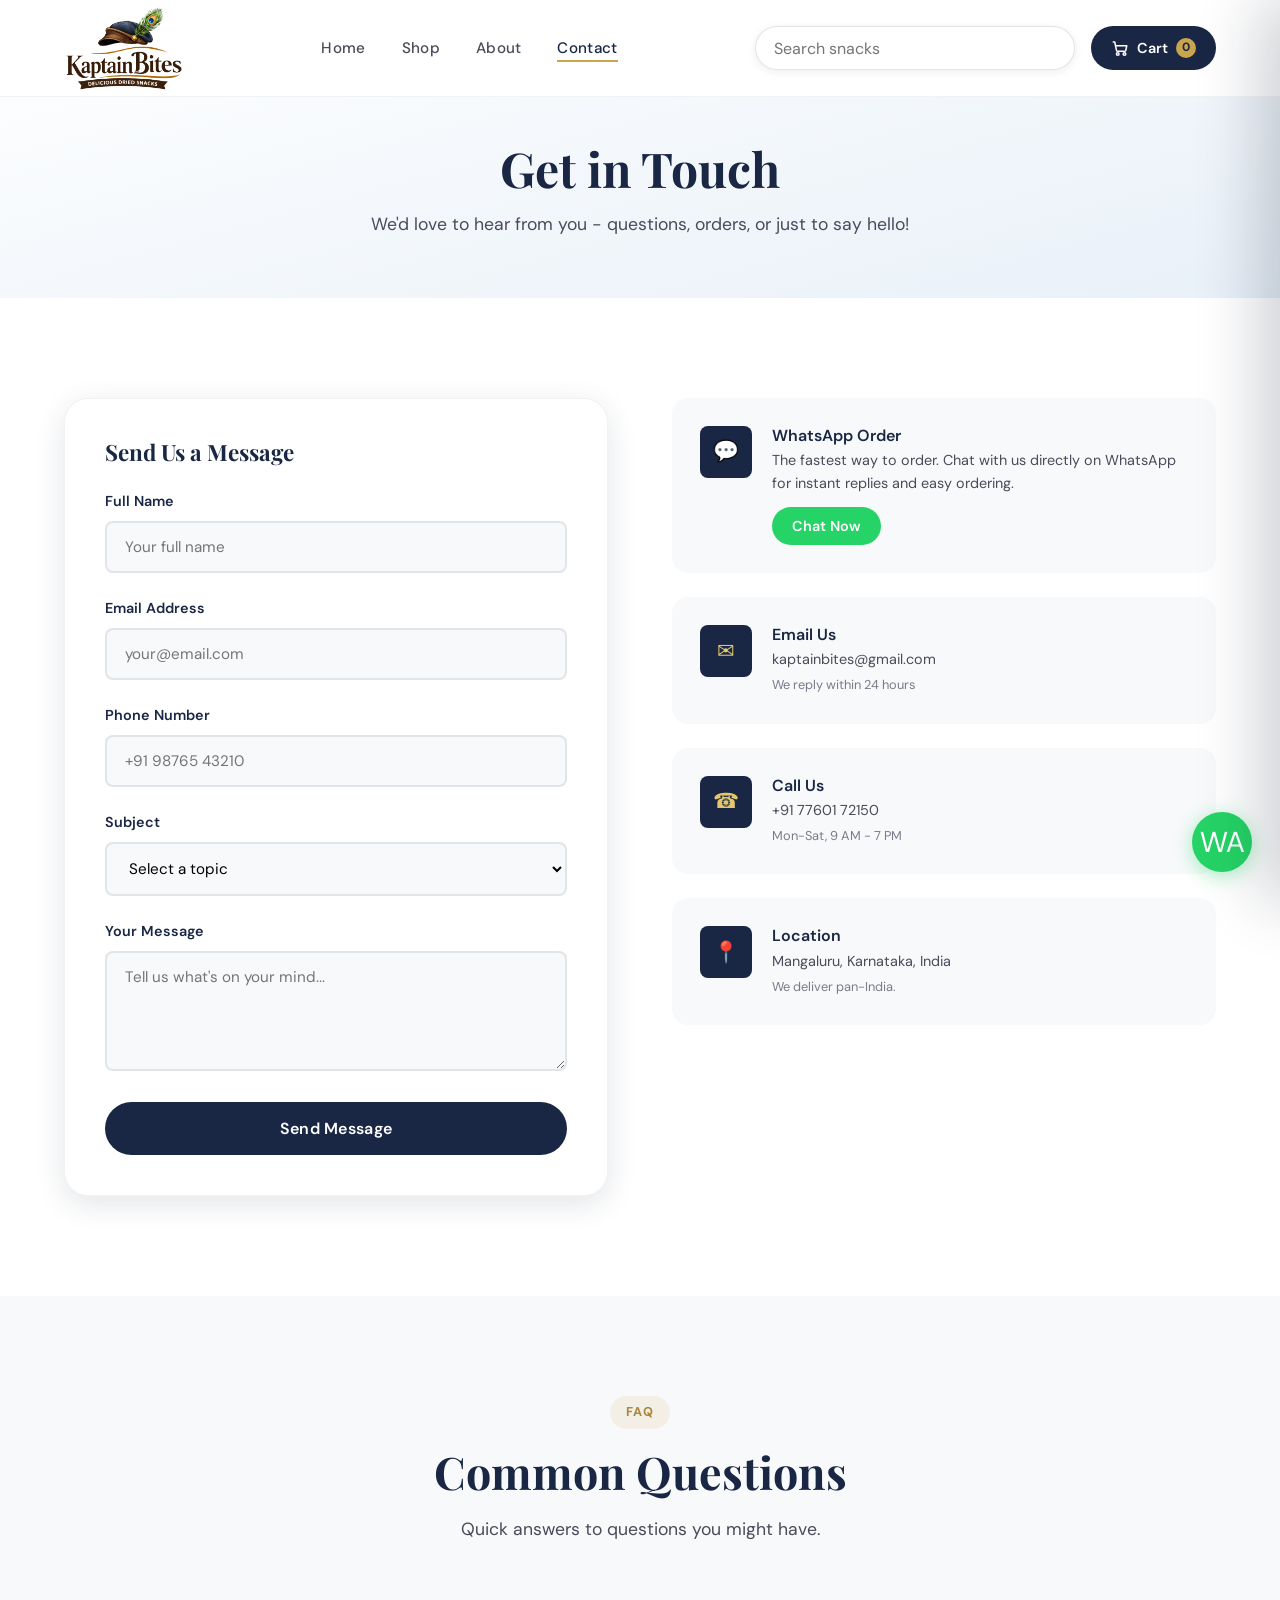
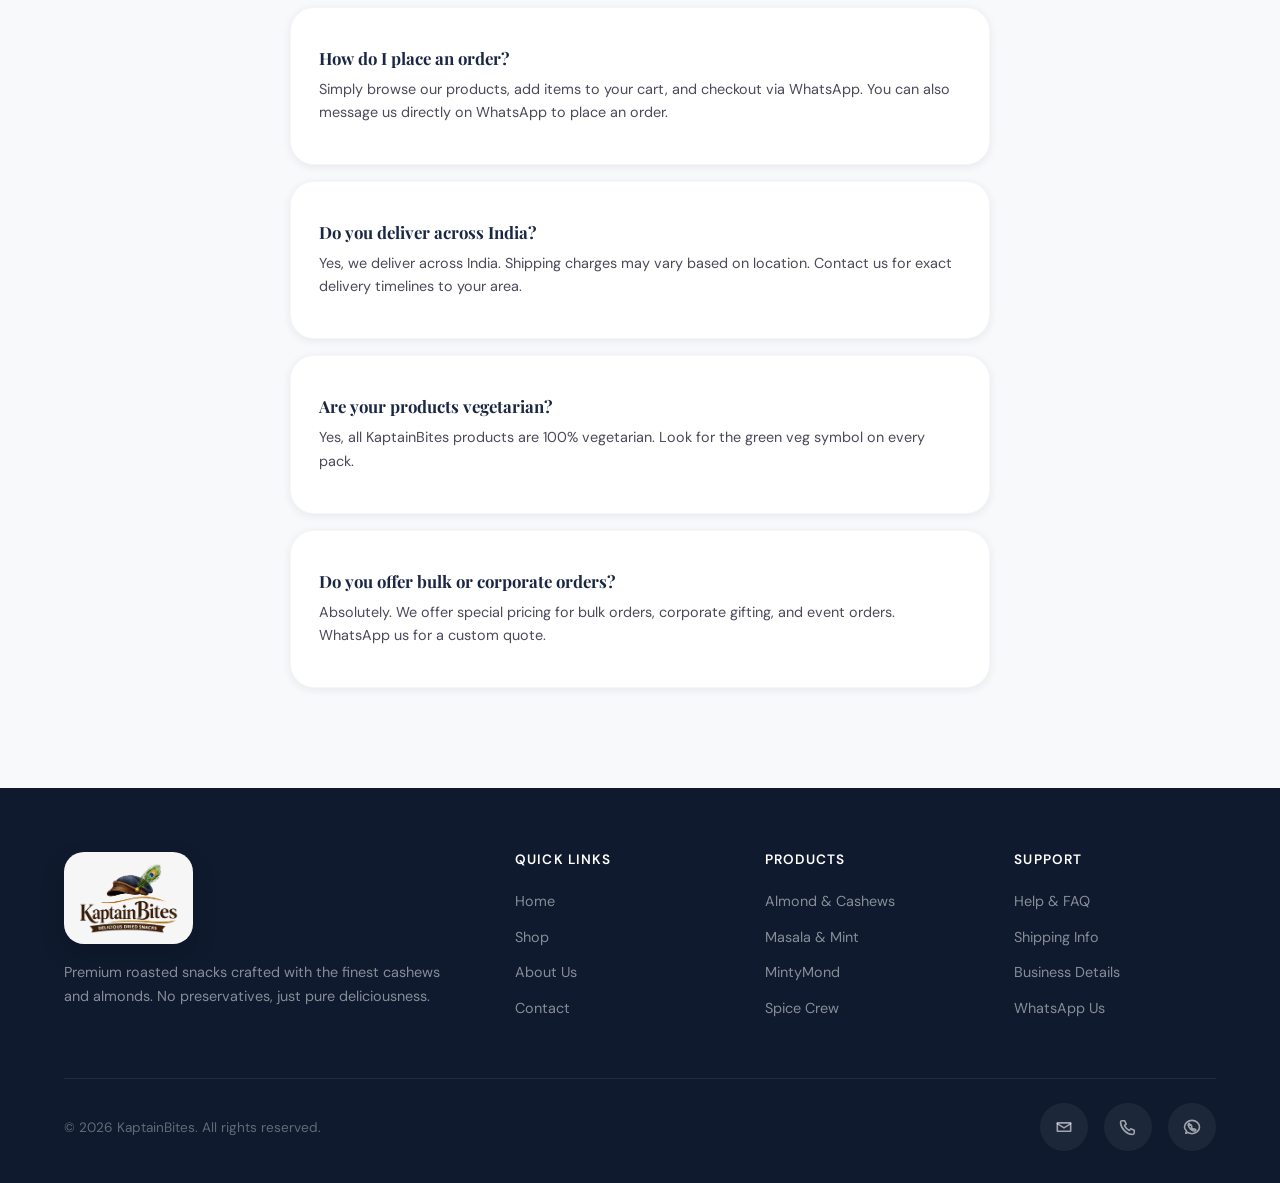
<file: contact.html>
﻿<!DOCTYPE html>
<html lang="en">
<head>
  <meta charset="UTF-8">
  <meta name="viewport" content="width=device-width, initial-scale=1.0">
  <title>Contact | KaptainBites</title>
  <meta name="description" content="Contact KaptainBites for orders, bulk enquiries, feedback, or any questions about our premium roasted snacks.">
  <link rel="preconnect" href="https://fonts.googleapis.com">
  <link rel="preconnect" href="https://fonts.gstatic.com" crossorigin>
  <link href="https://fonts.googleapis.com/css2?family=Playfair+Display:ital,wght@0,400;0,600;0,700;0,800;1,400&family=DM+Sans:wght@300;400;500;600;700&display=swap" rel="stylesheet">
  <link rel="stylesheet" href="assets/css/styles.css">
  <link rel="stylesheet" href="assets/css/footer-disclosure.css">
</head>
<body>
  <nav class="navbar">
    <div class="nav-inner">
      <a href="index.html" class="nav-logo" aria-label="KaptainBites home">
        <img src="assets/images/branding/logo-header.png" alt="KaptainBites" class="nav-logo__image">
      </a>
      <ul class="nav-links">
        <li><a href="index.html">Home</a></li>
        <li><a href="shop.html">Shop</a></li>
        <li><a href="about.html">About</a></li>
        <li><a href="contact.html" class="active">Contact</a></li>
        <li class="nav-mobile-search"><a href="shop.html">Search</a></li>
      </ul>
      <div class="nav-actions">
        <div class="nav-search-shell">
          <form class="site-search site-search--nav" role="search" autocomplete="off">
            <label class="sr-only" for="product-search">Search products</label>
            <input id="product-search" type="search" placeholder="Search snacks" aria-expanded="false">
            <button type="button" class="site-search__clear" hidden aria-label="Clear search">&times;</button>
          </form>
          <div id="search-dropdown" class="site-search__dropdown" hidden>
            <div class="site-search__header">
              <strong>Suggestions</strong>
              <button id="search-view-all" type="button" class="search-view-all">View All</button>
            </div>
            <div id="search-keywords" class="search-keywords"></div>
            <div id="search-suggestions-list" class="search-suggestions"></div>
            <div class="search-page-links">
              <a href="shop.html">Shop</a>
              <a href="about.html">About</a>
              <a href="contact.html">Contact</a>
              <a href="cart.html">Cart</a>
            </div>
          </div>
        </div>
        <a href="cart.html" class="nav-cart" aria-label="Cart">
          <span class="nav-cart__icon" aria-hidden="true">
            <svg viewBox="0 0 24 24" focusable="false">
              <circle cx="9" cy="20" r="1.8"></circle>
              <circle cx="18" cy="20" r="1.8"></circle>
              <path d="M3 4H5L7.3 15.2C7.45 15.93 8.09 16.45 8.84 16.45H18.2C18.9 16.45 19.52 15.98 19.71 15.3L21 9H7.1"></path>
            </svg>
          </span>
          <span class="nav-cart__label">Cart</span>
          <span class="cart-count" data-cart-count hidden>0</span>
        </a>
        <button class="mobile-toggle" type="button" aria-label="Menu" aria-expanded="false">
          <span></span><span></span><span></span>
        </button>
      </div>
    </div>
  </nav>

  <section class="page-header">
    <div class="container">
      <h1>Get in Touch</h1>
      <p>We'd love to hear from you - questions, orders, or just to say hello!</p>
    </div>
  </section>

  <section class="section">
    <div class="container">
      <div class="contact-grid">
        <form id="contact-form" class="contact-form fade-in visible">
          <h3 style="font-size:1.4rem;color:var(--navy);margin-bottom:24px;font-family:'Playfair Display',serif">Send Us a Message</h3>
          <div class="form-group">
            <label for="name">Full Name</label>
            <input type="text" id="name" name="name" placeholder="Your full name" required>
          </div>
          <div class="form-group">
            <label for="email">Email Address</label>
            <input type="email" id="email" name="email" placeholder="your@email.com">
          </div>
          <div class="form-group">
            <label for="phone">Phone Number</label>
            <input type="tel" id="phone" name="phone" placeholder="+91 98765 43210">
          </div>
          <div class="form-group">
            <label for="subject">Subject</label>
            <select id="subject" name="subject">
              <option value="">Select a topic</option>
              <option value="order">Place an Order</option>
              <option value="bulk">Bulk Order Enquiry</option>
              <option value="feedback">Feedback</option>
              <option value="complaint">Complaint</option>
              <option value="other">Other</option>
            </select>
          </div>
          <div class="form-group">
            <label for="message">Your Message</label>
            <textarea id="message" name="message" placeholder="Tell us what's on your mind..." required></textarea>
          </div>
          <button class="btn-primary" type="submit" style="width:100%;justify-content:center">
            Send Message
          </button>
        </form>

        <div class="contact-info-cards fade-in visible">
          <div class="contact-info-card">
            <div class="contact-info-icon">&#128172;</div>
            <div>
              <h3>WhatsApp Order</h3>
              <p>The fastest way to order. Chat with us directly on WhatsApp for instant replies and easy ordering.</p>
              <button class="btn-whatsapp" type="button" data-quick-whatsapp style="margin-top:12px;padding:10px 20px;font-size:0.9rem">
                Chat Now
              </button>
            </div>
          </div>
          <div class="contact-info-card">
            <div class="contact-info-icon">&#9993;</div>
            <div>
              <h3>Email Us</h3>
              <p><a href="mailto:kaptainbites@gmail.com">kaptainbites@gmail.com</a></p>
              <p style="font-size:0.8rem;color:var(--text-light);margin-top:4px">We reply within 24 hours</p>
            </div>
          </div>
          <div class="contact-info-card">
            <div class="contact-info-icon">&#9742;</div>
            <div>
              <h3>Call Us</h3>
              <p><a href="tel:+917760172150">+91 77601 72150</a></p>
              <p style="font-size:0.8rem;color:var(--text-light);margin-top:4px">Mon-Sat, 9 AM - 7 PM</p>
            </div>
          </div>
          <div class="contact-info-card">
            <div class="contact-info-icon">&#128205;</div>
            <div>
              <h3>Location</h3>
              <p>Mangaluru, Karnataka, India</p>
              <p style="font-size:0.8rem;color:var(--text-light);margin-top:4px">We deliver pan-India.</p>
            </div>
          </div>
        </div>
      </div>
    </div>
  </section>

  <section id="faq" class="section" style="background:var(--off-white)">
    <div class="container">
      <div class="section-header fade-in visible">
        <span class="tag">FAQ</span>
        <h2>Common Questions</h2>
        <p>Quick answers to questions you might have.</p>
      </div>
      <div style="max-width:700px;margin:0 auto">
        <div class="value-card fade-in visible" style="text-align:left;margin-bottom:16px">
          <h3 style="font-size:1.05rem">How do I place an order?</h3>
          <p>Simply browse our products, add items to your cart, and checkout via WhatsApp. You can also message us directly on WhatsApp to place an order.</p>
        </div>
        <div class="value-card fade-in visible" style="text-align:left;margin-bottom:16px">
          <h3 style="font-size:1.05rem">Do you deliver across India?</h3>
          <p>Yes, we deliver across India. Shipping charges may vary based on location. Contact us for exact delivery timelines to your area.</p>
        </div>
        <div class="value-card fade-in visible" style="text-align:left;margin-bottom:16px">
          <h3 style="font-size:1.05rem">Are your products vegetarian?</h3>
          <p>Yes, all KaptainBites products are 100% vegetarian. Look for the green veg symbol on every pack.</p>
        </div>
        <div class="value-card fade-in visible" style="text-align:left">
          <h3 style="font-size:1.05rem">Do you offer bulk or corporate orders?</h3>
          <p>Absolutely. We offer special pricing for bulk orders, corporate gifting, and event orders. WhatsApp us for a custom quote.</p>
        </div>
      </div>
    </div>
  </section>

  <footer class="footer">
    <div class="container">
      <div class="footer-grid">
        <div class="footer-brand">
          <a href="index.html" class="footer-brand__logo-link" aria-label="KaptainBites home">
            <img src="assets/images/branding/logo-header.png" alt="KaptainBites" class="footer-brand__logo">
          </a>
          <p>Premium roasted snacks crafted with the finest cashews and almonds. No preservatives, just pure deliciousness.</p>
        </div>
        <div>
          <h4>Quick Links</h4>
          <ul>
            <li><a href="index.html">Home</a></li>
            <li><a href="shop.html">Shop</a></li>
            <li><a href="about.html">About Us</a></li>
            <li><a href="contact.html">Contact</a></li>
          </ul>
        </div>
        <div>
          <h4>Products</h4>
          <ul>
            <li><a href="products/roasted-salted-almond-cashew.html">Almond &amp; Cashews</a></li>
            <li><a href="products/masala-mint-roast.html">Masala &amp; Mint</a></li>
            <li><a href="products/mint-mond-cashew.html">MintyMond</a></li>
            <li><a href="products/spice-crew-cashew.html">Spice Crew</a></li>
          </ul>
        </div>
        <div>
          <h4>Support</h4>
          <ul>
            <li><a href="contact.html#faq">Help &amp; FAQ</a></li>
            <li><a href="contact.html#faq">Shipping Info</a></li>
            <li class="footer-business-disclosure">
              <details class="footer-details">
                <summary>Business Details</summary>
                <div class="footer-details__body">
                  <span><strong>FSSAI:</strong> 21225180000510</span>
                  <span><strong>GST:</strong> 29ARTPV9563D1ZS</span>
                </div>
              </details>
            </li>
            <li><a href="https://wa.me/917760172150?text=Hi%2C%20I%20want%20to%20order%20KaptainBites%20snacks." target="_blank" rel="noopener">WhatsApp Us</a></li>
          </ul>
        </div>
      </div>
      <div class="footer-bottom">
        <p>&copy; 2026 KaptainBites. All rights reserved.</p>
        <div class="footer-social">
          <a href="mailto:kaptainbites@gmail.com" aria-label="Email KaptainBites">
            <svg viewBox="0 0 24 24" focusable="false" aria-hidden="true">
              <path d="M4 7H20V17H4Z"></path>
              <path d="M4 8L12 13L20 8"></path>
            </svg>
          </a>
          <a href="tel:+917760172150" aria-label="Call KaptainBites">
            <svg viewBox="0 0 24 24" focusable="false" aria-hidden="true">
              <path d="M5 4.5H8L9.8 8.6L7.8 10.4C9.3 13.5 10.5 14.7 13.6 16.2L15.4 14.2L19.5 16V19C19.5 20.1 18.6 21 17.5 21C10 20.5 3.5 14 3 6.5C3 5.4 3.9 4.5 5 4.5Z"></path>
            </svg>
          </a>
          <a href="https://wa.me/917760172150?text=Hi%2C%20I%20want%20to%20order%20KaptainBites%20snacks." target="_blank" rel="noopener" aria-label="Chat on WhatsApp">
            <svg viewBox="0 0 24 24" focusable="false" aria-hidden="true">
              <path d="M7 18.5L4.5 19.5L5.5 17C4 15.6 3 13.9 3 12C3 7.6 7 4 12 4C17 4 21 7.6 21 12C21 16.4 17 20 12 20C10.2 20 8.5 19.5 7 18.5Z"></path>
              <path d="M9.5 10.1C9.8 9.5 10.1 9.4 10.4 9.4C10.7 9.4 11 9.4 11.2 10L11.7 11.2C11.9 11.7 11.8 11.9 11.6 12.1L11.2 12.5C11.7 13.6 12.4 14.3 13.5 14.8L13.9 14.4C14.1 14.2 14.3 14.1 14.8 14.3L16 14.8C16.6 15 16.6 15.3 16.6 15.6C16.6 15.9 16.5 16.2 15.9 16.5C15.4 16.8 14.8 16.9 14.4 16.8C12.9 16.5 11.3 15.5 10 14.2C8.7 12.9 7.7 11.3 7.4 9.8C7.3 9.4 7.4 8.8 7.7 8.3C8 7.7 8.3 7.6 8.6 7.6C8.9 7.6 9.2 7.9 9.5 10.1Z"></path>
            </svg>
          </a>
        </div>
      </div>
    </div>
  </footer>

  <div class="cart-overlay"></div>
  <aside class="cart-sidebar" aria-label="Shopping cart">
    <div class="cart-header">
      <div class="cart-header__meta">
        <h3>Your Cart</h3>
        <a class="cart-header__link" href="cart.html">View full cart</a>
      </div>
      <button class="cart-close" type="button" aria-label="Close cart">&times;</button>
    </div>
    <div class="cart-items">
      <div class="cart-empty">
        <div class="empty-icon">Cart</div>
        <p>Your cart is empty</p>
        <p style="font-size:0.85rem;margin-top:8px">Browse our delicious snacks!</p>
      </div>
    </div>
    <div class="cart-footer" style="display:none">
      <div class="cart-total">
        <span>Total</span>
        <strong>Rs.0</strong>
      </div>
      <div class="cart-footer__actions">
        <button class="btn-whatsapp" type="button" data-order-cart>Order via WhatsApp</button>
        <a class="btn-secondary cart-footer__browse" href="shop.html" data-browse-products>Explore More Products</a>
      </div>
    </div>
  </aside>

  <a href="#" class="whatsapp-float" data-quick-whatsapp aria-label="Chat on WhatsApp">WA</a>

  <script src="assets/js/product-catalog.js"></script>
  <script src="assets/js/cart.js"></script>
  <script src="assets/js/site.js"></script>
  <script src="assets/js/cart-drawer.js"></script>
</body>
</html>
</file>
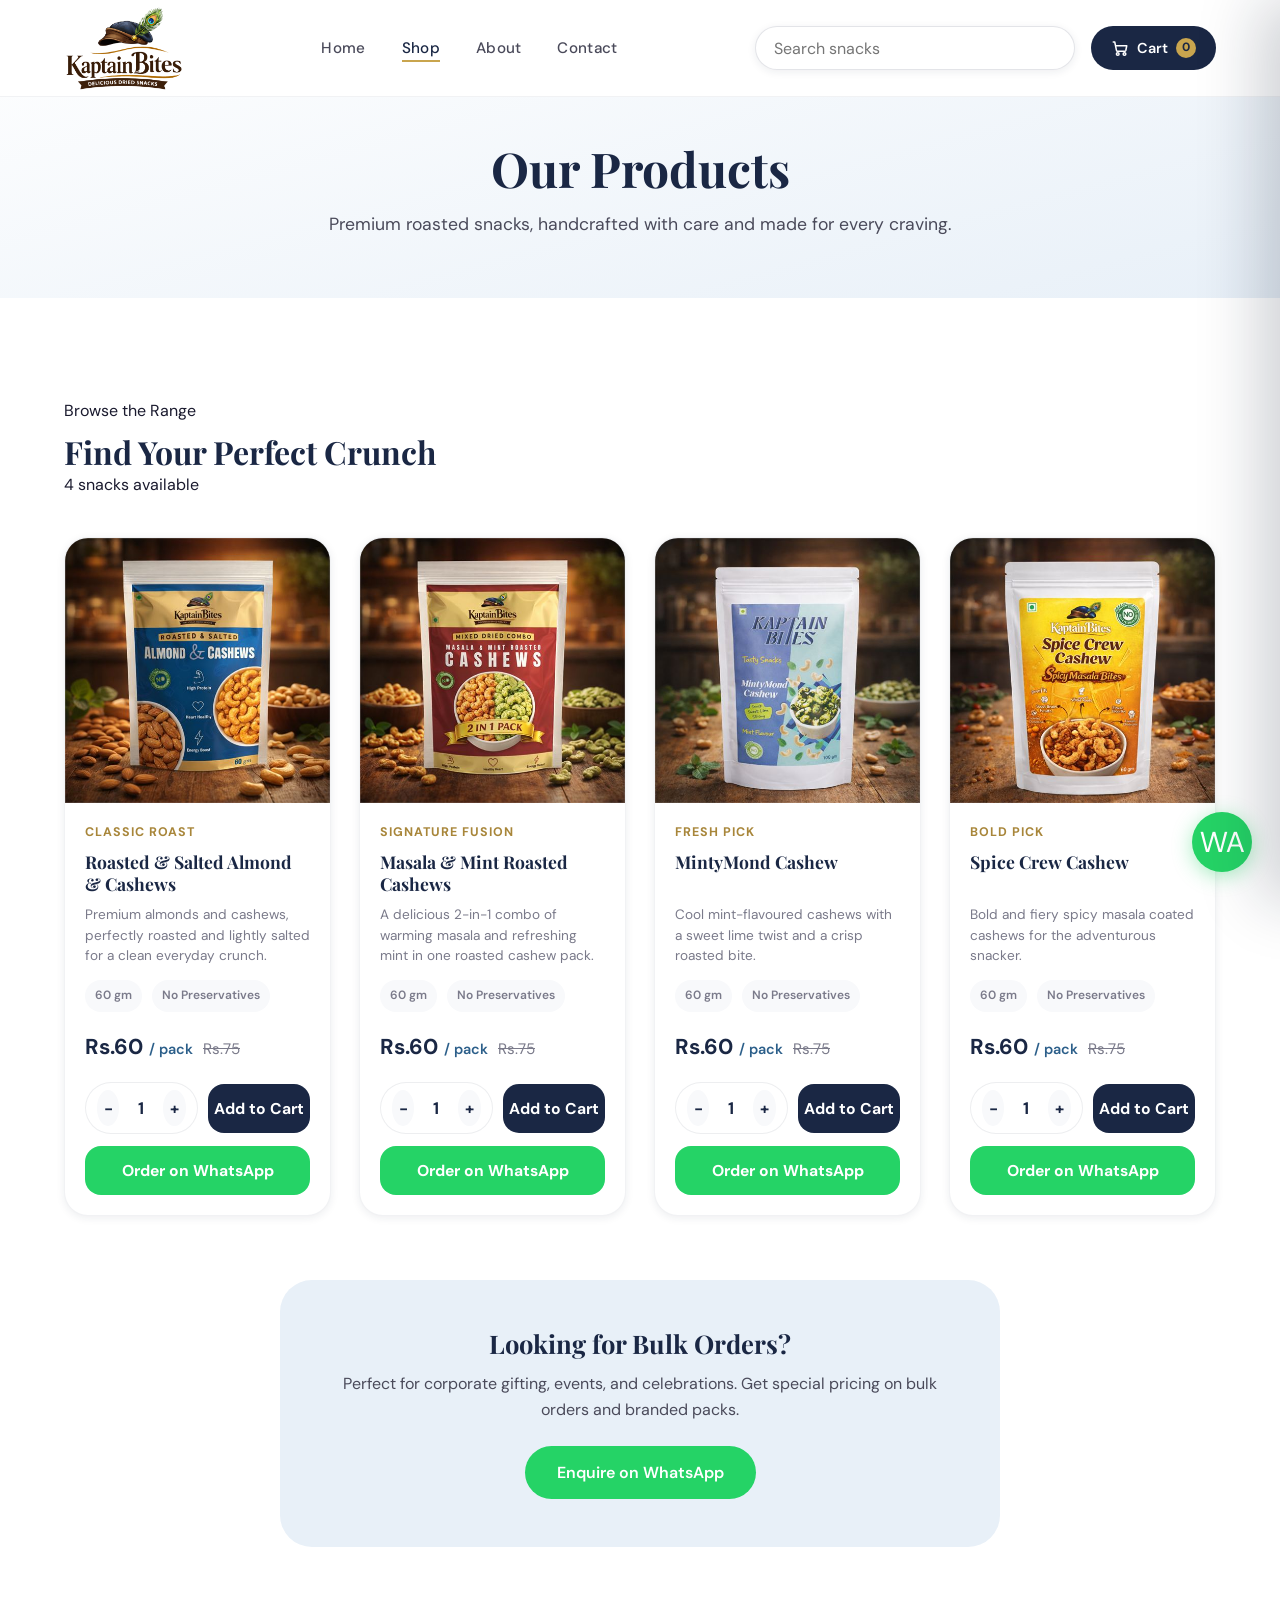
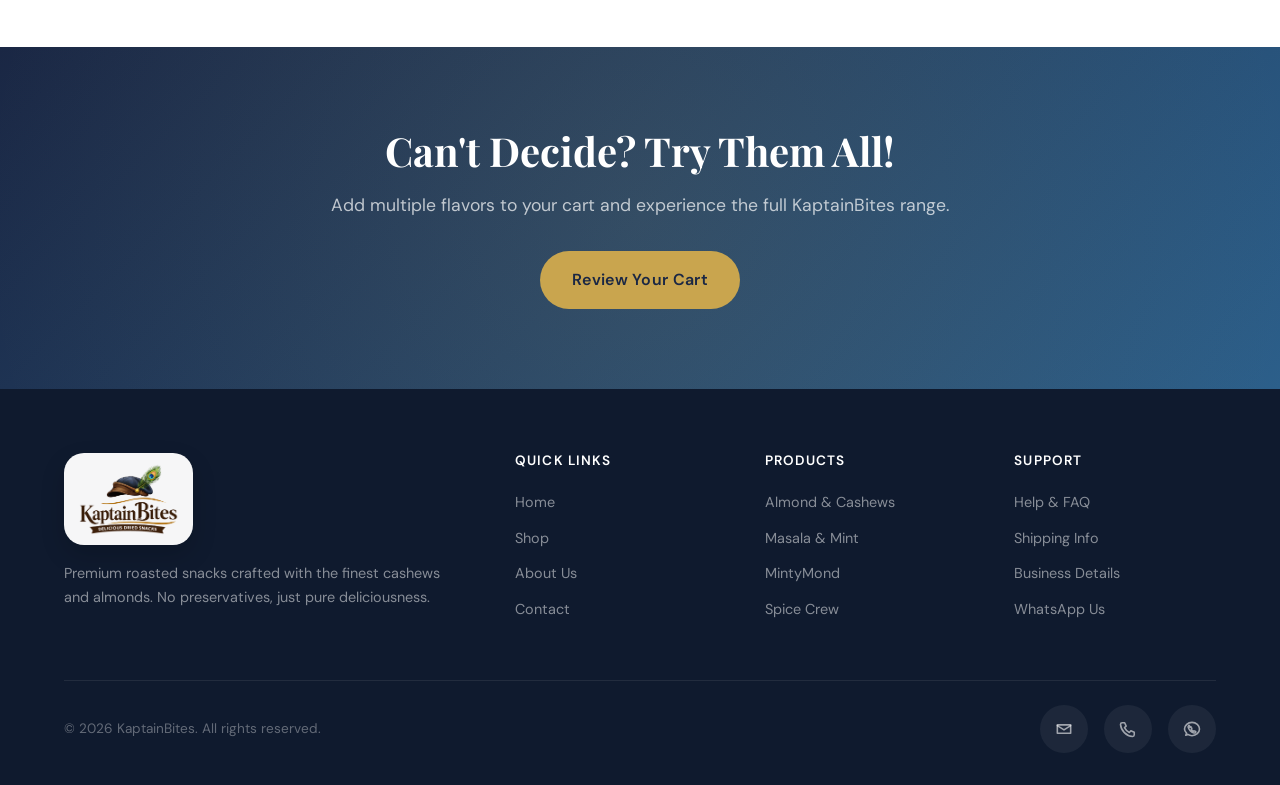
<file: shop.html>
﻿<!DOCTYPE html>
<html lang="en">
<head>
  <meta charset="UTF-8">
  <meta name="viewport" content="width=device-width, initial-scale=1.0">
  <title>Shop | KaptainBites Premium Roasted Snacks</title>
  <meta name="description" content="Browse and order premium roasted cashews, almonds, and flavored dry snacks from KaptainBites.">
  <link rel="preconnect" href="https://fonts.googleapis.com">
  <link rel="preconnect" href="https://fonts.gstatic.com" crossorigin>
  <link href="https://fonts.googleapis.com/css2?family=Playfair+Display:ital,wght@0,400;0,600;0,700;0,800;1,400&family=DM+Sans:wght@300;400;500;600;700&display=swap" rel="stylesheet">
  <link rel="stylesheet" href="assets/css/styles.css">
  <link rel="stylesheet" href="assets/css/footer-disclosure.css">
</head>
<body>
  <nav class="navbar">
    <div class="nav-inner">
      <a href="index.html" class="nav-logo" aria-label="KaptainBites home">
        <img src="assets/images/branding/logo-header.png" alt="KaptainBites" class="nav-logo__image">
      </a>
      <ul class="nav-links">
        <li><a href="index.html">Home</a></li>
        <li><a href="shop.html" class="active">Shop</a></li>
        <li><a href="about.html">About</a></li>
        <li><a href="contact.html">Contact</a></li>
        <li class="nav-mobile-search"><a href="shop.html">Search</a></li>
      </ul>
      <div class="nav-actions">
        <div class="nav-search-shell">
          <form class="site-search site-search--nav" role="search" autocomplete="off">
            <label class="sr-only" for="product-search">Search products</label>
            <input id="product-search" type="search" placeholder="Search snacks" aria-expanded="false">
            <button type="button" class="site-search__clear" hidden aria-label="Clear search">&times;</button>
          </form>
          <div id="search-dropdown" class="site-search__dropdown" hidden>
            <div class="site-search__header">
              <strong>Suggestions</strong>
              <button id="search-view-all" type="button" class="search-view-all">View All</button>
            </div>
            <div id="search-keywords" class="search-keywords"></div>
            <div id="search-suggestions-list" class="search-suggestions"></div>
            <div class="search-page-links">
              <a href="about.html">About</a>
              <a href="contact.html">Contact</a>
              <a href="cart.html">Cart</a>
            </div>
          </div>
        </div>
        <a href="cart.html" class="nav-cart" aria-label="Cart">
          <span class="nav-cart__icon" aria-hidden="true">
            <svg viewBox="0 0 24 24" focusable="false">
              <circle cx="9" cy="20" r="1.8"></circle>
              <circle cx="18" cy="20" r="1.8"></circle>
              <path d="M3 4H5L7.3 15.2C7.45 15.93 8.09 16.45 8.84 16.45H18.2C18.9 16.45 19.52 15.98 19.71 15.3L21 9H7.1"></path>
            </svg>
          </span>
          <span class="nav-cart__label">Cart</span>
          <span class="cart-count" data-cart-count hidden>0</span>
        </a>
        <button class="mobile-toggle" type="button" aria-label="Menu" aria-expanded="false">
          <span></span><span></span><span></span>
        </button>
      </div>
    </div>
  </nav>

  <section class="page-header">
    <div class="container">
      <h1>Our Products</h1>
      <p>Premium roasted snacks, handcrafted with care and made for every craving.</p>
    </div>
  </section>

  <section class="section">
    <div class="container">
      <div class="catalog-toolbar catalog-toolbar--single fade-in visible">
        <div>
          <span class="tag">Browse the Range</span>
          <h2>Find Your Perfect Crunch</h2>
          <p id="product-count">Snacks available</p>
        </div>
        <div class="catalog-search-shell" hidden>
          <form class="catalog-search-legacy" role="search" autocomplete="off">
            <label class="sr-only" for="catalog-search-input">Search products</label>
            <input id="catalog-search-input" type="search" placeholder="Search by flavor, nut, or snack type" aria-expanded="false">
            <button type="button" class="site-search__clear" hidden aria-label="Clear search">Ãƒâ€”</button>
          </form>
          <div id="catalog-search-dropdown" class="site-search__dropdown" hidden>
            <div class="site-search__header">
              <strong>Suggestions</strong>
              <button id="catalog-search-view-all" type="button" class="search-view-all">View All</button>
            </div>
            <div id="catalog-search-keywords" class="search-keywords"></div>
            <div id="catalog-search-suggestions-list" class="search-suggestions"></div>
            <div class="search-page-links">
              <a href="about.html">About</a>
              <a href="contact.html">Contact</a>
              <a href="cart.html">Cart</a>
            </div>
          </div>
        </div>
      </div>

      <div id="products-grid" class="products-grid"></div>

      <div id="catalog-empty" class="catalog-empty" hidden>
        <h3>No products matched your search.</h3>
        <p>Try another keyword or clear the search to view the complete KaptainBites range.</p>
      </div>

      <div style="text-align:center;margin-top:64px" class="fade-in visible">
        <div style="background:var(--blue-pale);border-radius:var(--radius-xl);padding:48px;max-width:720px;margin:0 auto">
          <h3 style="font-size:1.6rem;color:var(--navy);margin-bottom:12px">Looking for Bulk Orders?</h3>
          <p style="color:var(--text-mid);margin-bottom:24px">Perfect for corporate gifting, events, and celebrations. Get special pricing on bulk orders and branded packs.</p>
          <button class="btn-whatsapp" type="button" data-quick-whatsapp>Enquire on WhatsApp</button>
        </div>
      </div>
    </div>
  </section>

  <section class="cta-banner">
    <div class="container">
      <h2>Can't Decide? Try Them All!</h2>
      <p>Add multiple flavors to your cart and experience the full KaptainBites range.</p>
      <a href="cart.html" class="btn-primary" data-open-cart>Review Your Cart</a>
    </div>
  </section>

  <footer class="footer">
    <div class="container">
      <div class="footer-grid">
        <div class="footer-brand">
          <a href="index.html" class="footer-brand__logo-link" aria-label="KaptainBites home">
            <img src="assets/images/branding/logo-header.png" alt="KaptainBites" class="footer-brand__logo">
          </a>
          <p>Premium roasted snacks crafted with the finest cashews and almonds. No preservatives, just pure deliciousness.</p>
        </div>
        <div>
          <h4>Quick Links</h4>
          <ul>
            <li><a href="index.html">Home</a></li>
            <li><a href="shop.html">Shop</a></li>
            <li><a href="about.html">About Us</a></li>
            <li><a href="contact.html">Contact</a></li>
          </ul>
        </div>
        <div>
          <h4>Products</h4>
          <ul>
            <li><a href="products/roasted-salted-almond-cashew.html">Almond &amp; Cashews</a></li>
            <li><a href="products/masala-mint-roast.html">Masala &amp; Mint</a></li>
            <li><a href="products/mint-mond-cashew.html">MintyMond</a></li>
            <li><a href="products/spice-crew-cashew.html">Spice Crew</a></li>
          </ul>
        </div>
        <div>
          <h4>Support</h4>
          <ul>
            <li><a href="contact.html#faq">Help &amp; FAQ</a></li>
            <li><a href="contact.html#faq">Shipping Info</a></li>
            <li class="footer-business-disclosure">
              <details class="footer-details">
                <summary>Business Details</summary>
                <div class="footer-details__body">
                  <span><strong>FSSAI:</strong> 21225180000510</span>
                  <span><strong>GST:</strong> 29ARTPV9563D1ZS</span>
                </div>
              </details>
            </li>
            <li><a href="https://wa.me/917760172150?text=Hi%2C%20I%20want%20to%20order%20KaptainBites%20snacks." target="_blank" rel="noopener">WhatsApp Us</a></li>
          </ul>
        </div>
      </div>
      <div class="footer-bottom">
        <p>&copy; 2026 KaptainBites. All rights reserved.</p>
        <div class="footer-social">
          <a href="mailto:kaptainbites@gmail.com" aria-label="Email KaptainBites">
            <svg viewBox="0 0 24 24" focusable="false" aria-hidden="true">
              <path d="M4 7H20V17H4Z"></path>
              <path d="M4 8L12 13L20 8"></path>
            </svg>
          </a>
          <a href="tel:+917760172150" aria-label="Call KaptainBites">
            <svg viewBox="0 0 24 24" focusable="false" aria-hidden="true">
              <path d="M5 4.5H8L9.8 8.6L7.8 10.4C9.3 13.5 10.5 14.7 13.6 16.2L15.4 14.2L19.5 16V19C19.5 20.1 18.6 21 17.5 21C10 20.5 3.5 14 3 6.5C3 5.4 3.9 4.5 5 4.5Z"></path>
            </svg>
          </a>
          <a href="https://wa.me/917760172150?text=Hi%2C%20I%20want%20to%20order%20KaptainBites%20snacks." target="_blank" rel="noopener" aria-label="Chat on WhatsApp">
            <svg viewBox="0 0 24 24" focusable="false" aria-hidden="true">
              <path d="M7 18.5L4.5 19.5L5.5 17C4 15.6 3 13.9 3 12C3 7.6 7 4 12 4C17 4 21 7.6 21 12C21 16.4 17 20 12 20C10.2 20 8.5 19.5 7 18.5Z"></path>
              <path d="M9.5 10.1C9.8 9.5 10.1 9.4 10.4 9.4C10.7 9.4 11 9.4 11.2 10L11.7 11.2C11.9 11.7 11.8 11.9 11.6 12.1L11.2 12.5C11.7 13.6 12.4 14.3 13.5 14.8L13.9 14.4C14.1 14.2 14.3 14.1 14.8 14.3L16 14.8C16.6 15 16.6 15.3 16.6 15.6C16.6 15.9 16.5 16.2 15.9 16.5C15.4 16.8 14.8 16.9 14.4 16.8C12.9 16.5 11.3 15.5 10 14.2C8.7 12.9 7.7 11.3 7.4 9.8C7.3 9.4 7.4 8.8 7.7 8.3C8 7.7 8.3 7.6 8.6 7.6C8.9 7.6 9.2 7.9 9.5 10.1Z"></path>
            </svg>
          </a>
        </div>
      </div>
    </div>
  </footer>

  <div class="cart-overlay"></div>
  <aside class="cart-sidebar" aria-label="Shopping cart">
    <div class="cart-header">
      <div class="cart-header__meta">
        <h3>Your Cart</h3>
        <a class="cart-header__link" href="cart.html">View full cart</a>
      </div>
      <button class="cart-close" type="button" aria-label="Close cart">&times;</button>
    </div>
    <div class="cart-items">
      <div class="cart-empty">
        <div class="empty-icon">Cart</div>
        <p>Your cart is empty</p>
        <p style="font-size:0.85rem;margin-top:8px">Browse our delicious snacks!</p>
      </div>
    </div>
    <div class="cart-footer" style="display:none">
      <div class="cart-total">
        <span>Total</span>
        <strong>Rs.0</strong>
      </div>
      <div class="cart-footer__actions">
        <button class="btn-whatsapp" type="button" data-order-cart>Order via WhatsApp</button>
        <a class="btn-secondary cart-footer__browse" href="shop.html" data-browse-products>Explore More Products</a>
      </div>
    </div>
  </aside>

  <a href="#" class="whatsapp-float" data-quick-whatsapp aria-label="Chat on WhatsApp">WA</a>

  <script src="assets/js/product-catalog.js"></script>
  <script src="assets/js/cart.js"></script>
  <script src="assets/js/site.js"></script>
  <script src="assets/js/cart-drawer.js"></script>
</body>
</html>
</file>
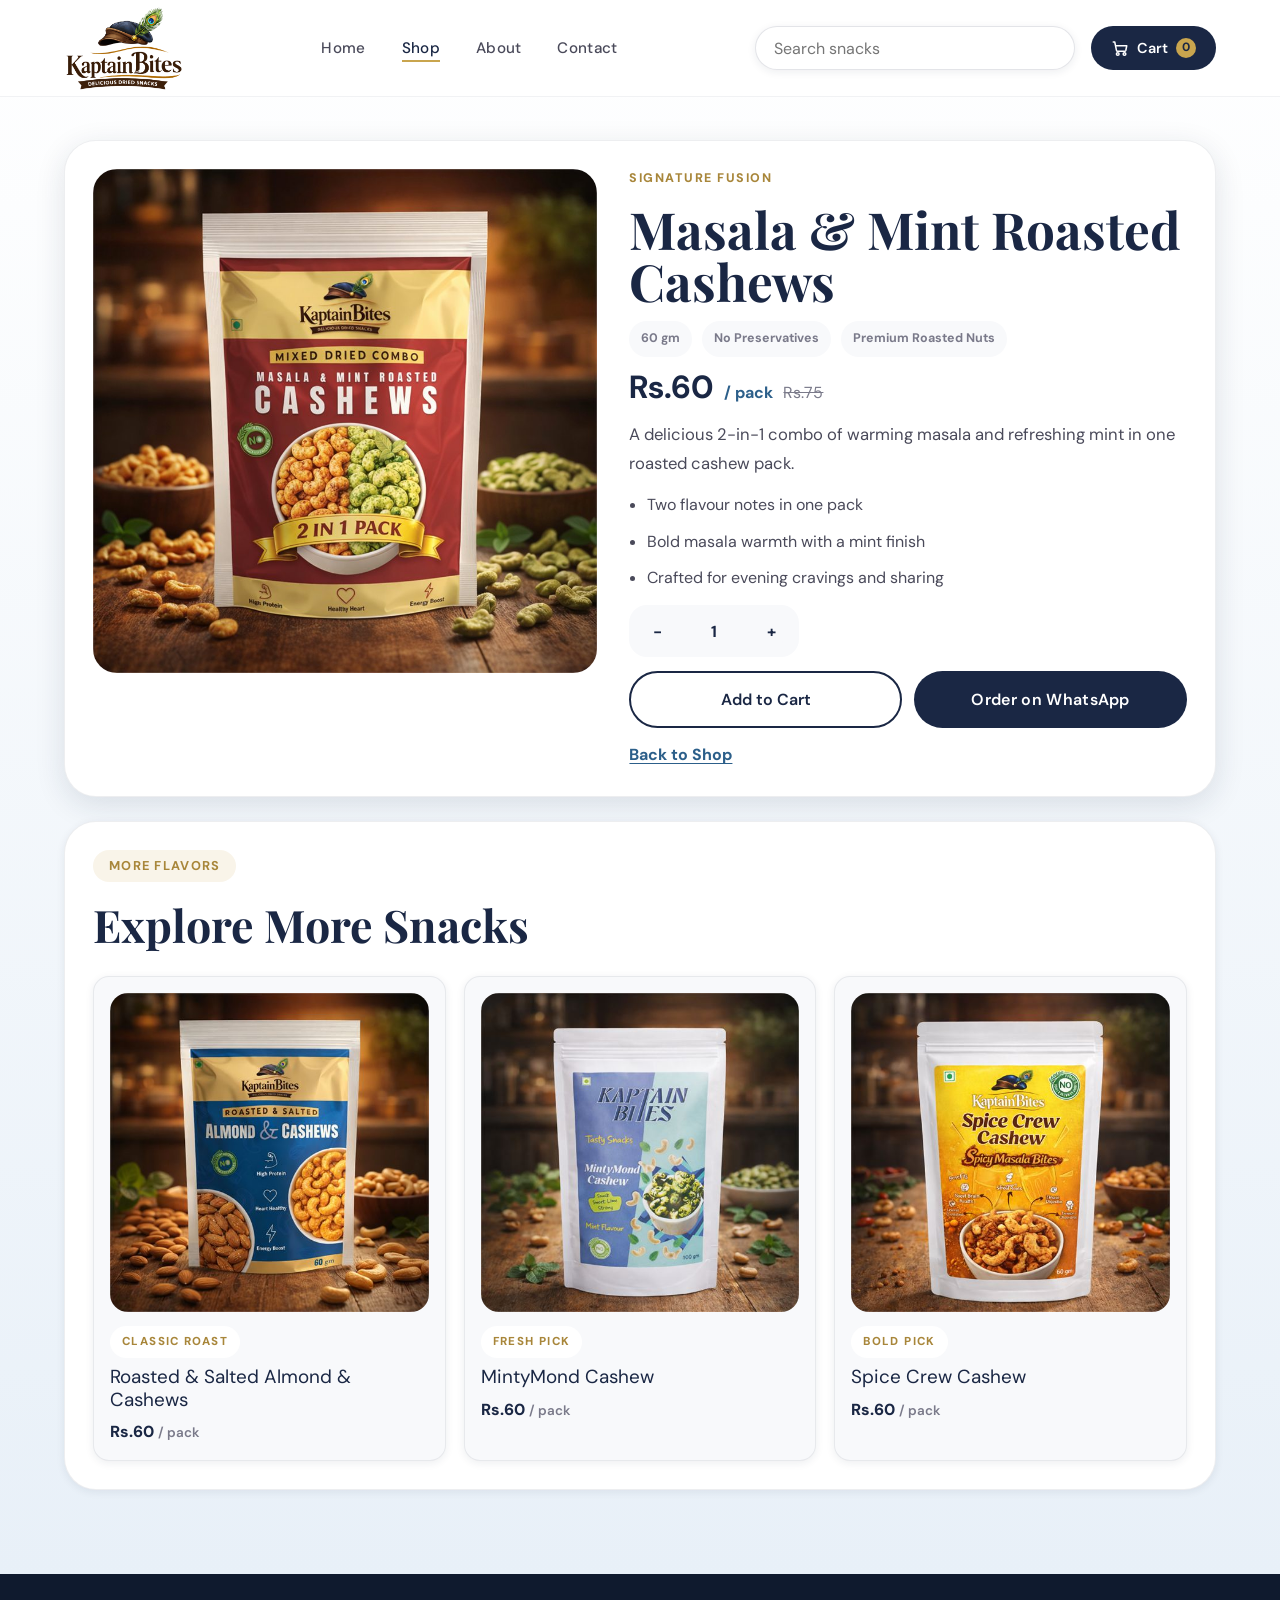
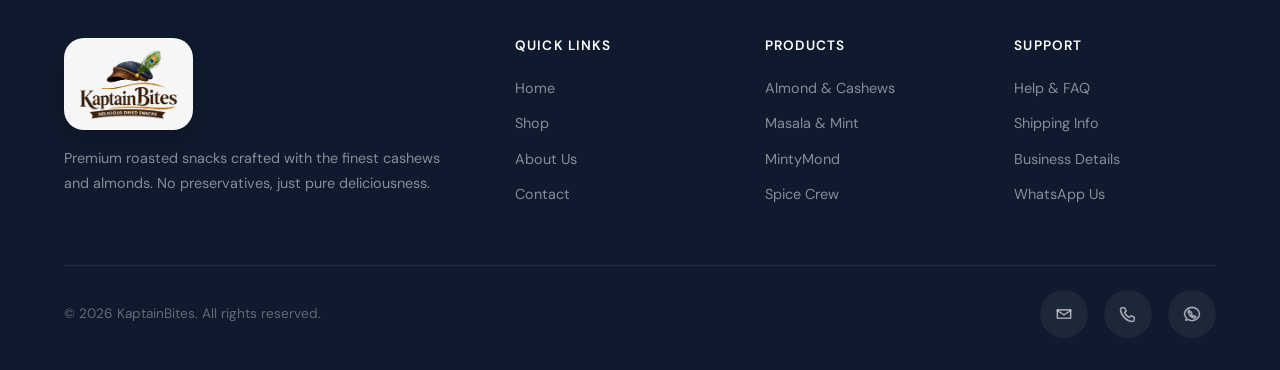
<file: products/masala-mint-roast.html>
﻿<!DOCTYPE html>
<html lang="en">
<head>
  <meta charset="UTF-8">
  <meta name="viewport" content="width=device-width, initial-scale=1.0">
  <title>Masala &amp; Mint Roasted Cashews | KaptainBites</title>
  <meta name="description" content="Masala &amp; Mint Roasted Cashews by KaptainBites. Explore product details and order directly on WhatsApp.">
  <link rel="preconnect" href="https://fonts.googleapis.com">
  <link rel="preconnect" href="https://fonts.gstatic.com" crossorigin>
  <link href="https://fonts.googleapis.com/css2?family=Playfair+Display:ital,wght@0,400;0,600;0,700;0,800;1,400&family=DM+Sans:wght@300;400;500;600;700&display=swap" rel="stylesheet">
  <link rel="stylesheet" href="../assets/css/styles.css">
  <link rel="stylesheet" href="../assets/css/footer-disclosure.css">
</head>
<body data-product-id="masala-mint-roast">
  <nav class="navbar">
    <div class="nav-inner">
      <a href="../index.html" class="nav-logo" aria-label="KaptainBites home">
        <img src="../assets/images/branding/logo-header.png" alt="KaptainBites" class="nav-logo__image">
      </a>
      <ul class="nav-links">
        <li><a href="../index.html">Home</a></li>
        <li><a href="../shop.html" class="active">Shop</a></li>
        <li><a href="../about.html">About</a></li>
        <li><a href="../contact.html">Contact</a></li>
        <li class="nav-mobile-search"><a href="../shop.html">Search</a></li>
      </ul>
      <div class="nav-actions">
        <div class="nav-search-shell">
          <form class="site-search site-search--nav" role="search" autocomplete="off">
            <label class="sr-only" for="product-search">Search products</label>
            <input id="product-search" type="search" placeholder="Search snacks" aria-expanded="false">
            <button type="button" class="site-search__clear" hidden aria-label="Clear search">&times;</button>
          </form>
          <div id="search-dropdown" class="site-search__dropdown" hidden>
            <div class="site-search__header">
              <strong>Suggestions</strong>
              <button id="search-view-all" type="button" class="search-view-all">View All</button>
            </div>
            <div id="search-keywords" class="search-keywords"></div>
            <div id="search-suggestions-list" class="search-suggestions"></div>
            <div class="search-page-links">
              <a href="../shop.html">Shop</a>
              <a href="../about.html">About</a>
              <a href="../contact.html">Contact</a>
              <a href="../cart.html">Cart</a>
            </div>
          </div>
        </div>
        <a href="../cart.html" class="nav-cart" aria-label="Cart">
          <span class="nav-cart__icon" aria-hidden="true">
            <svg viewBox="0 0 24 24" focusable="false">
              <circle cx="9" cy="20" r="1.8"></circle>
              <circle cx="18" cy="20" r="1.8"></circle>
              <path d="M3 4H5L7.3 15.2C7.45 15.93 8.09 16.45 8.84 16.45H18.2C18.9 16.45 19.52 15.98 19.71 15.3L21 9H7.1"></path>
            </svg>
          </span>
          <span class="nav-cart__label">Cart</span>
          <span class="cart-count" data-cart-count hidden>0</span>
        </a>
        <button class="mobile-toggle" type="button" aria-label="Menu" aria-expanded="false">
          <span></span><span></span><span></span>
        </button>
      </div>
    </div>
  </nav>

  <main class="section product-main">
    <div class="container">
      <div id="product-detail" class="product-detail-shell"></div>
    </div>
  </main>

  <footer class="footer">
    <div class="container">
      <div class="footer-grid">
        <div class="footer-brand">
          <a href="../index.html" class="footer-brand__logo-link" aria-label="KaptainBites home">
            <img src="../assets/images/branding/logo-header.png" alt="KaptainBites" class="footer-brand__logo">
          </a>
          <p>Premium roasted snacks crafted with the finest cashews and almonds. No preservatives, just pure deliciousness.</p>
        </div>
        <div>
          <h4>Quick Links</h4>
          <ul>
            <li><a href="../index.html">Home</a></li>
            <li><a href="../shop.html">Shop</a></li>
            <li><a href="../about.html">About Us</a></li>
            <li><a href="../contact.html">Contact</a></li>
          </ul>
        </div>
        <div>
          <h4>Products</h4>
          <ul>
            <li><a href="roasted-salted-almond-cashew.html">Almond &amp; Cashews</a></li>
            <li><a href="masala-mint-roast.html">Masala &amp; Mint</a></li>
            <li><a href="mint-mond-cashew.html">MintyMond</a></li>
            <li><a href="spice-crew-cashew.html">Spice Crew</a></li>
          </ul>
        </div>
        <div>
          <h4>Support</h4>
          <ul>
            <li><a href="../contact.html#faq">Help &amp; FAQ</a></li>
            <li><a href="../contact.html#faq">Shipping Info</a></li>
            <li class="footer-business-disclosure">
              <details class="footer-details">
                <summary>Business Details</summary>
                <div class="footer-details__body">
                  <span><strong>FSSAI:</strong> 21225180000510</span>
                  <span><strong>GST:</strong> 29ARTPV9563D1ZS</span>
                </div>
              </details>
            </li>
            <li><a href="https://wa.me/917760172150?text=Hi%2C%20I%20want%20to%20order%20KaptainBites%20snacks." target="_blank" rel="noopener">WhatsApp Us</a></li>
          </ul>
        </div>
      </div>
      <div class="footer-bottom">
        <p>&copy; 2026 KaptainBites. All rights reserved.</p>
        <div class="footer-social">
          <a href="mailto:kaptainbites@gmail.com" aria-label="Email KaptainBites">
            <svg viewBox="0 0 24 24" focusable="false" aria-hidden="true">
              <path d="M4 7H20V17H4Z"></path>
              <path d="M4 8L12 13L20 8"></path>
            </svg>
          </a>
          <a href="tel:+917760172150" aria-label="Call KaptainBites">
            <svg viewBox="0 0 24 24" focusable="false" aria-hidden="true">
              <path d="M5 4.5H8L9.8 8.6L7.8 10.4C9.3 13.5 10.5 14.7 13.6 16.2L15.4 14.2L19.5 16V19C19.5 20.1 18.6 21 17.5 21C10 20.5 3.5 14 3 6.5C3 5.4 3.9 4.5 5 4.5Z"></path>
            </svg>
          </a>
          <a href="https://wa.me/917760172150?text=Hi%2C%20I%20want%20to%20order%20KaptainBites%20snacks." target="_blank" rel="noopener" aria-label="Chat on WhatsApp">
            <svg viewBox="0 0 24 24" focusable="false" aria-hidden="true">
              <path d="M7 18.5L4.5 19.5L5.5 17C4 15.6 3 13.9 3 12C3 7.6 7 4 12 4C17 4 21 7.6 21 12C21 16.4 17 20 12 20C10.2 20 8.5 19.5 7 18.5Z"></path>
              <path d="M9.5 10.1C9.8 9.5 10.1 9.4 10.4 9.4C10.7 9.4 11 9.4 11.2 10L11.7 11.2C11.9 11.7 11.8 11.9 11.6 12.1L11.2 12.5C11.7 13.6 12.4 14.3 13.5 14.8L13.9 14.4C14.1 14.2 14.3 14.1 14.8 14.3L16 14.8C16.6 15 16.6 15.3 16.6 15.6C16.6 15.9 16.5 16.2 15.9 16.5C15.4 16.8 14.8 16.9 14.4 16.8C12.9 16.5 11.3 15.5 10 14.2C8.7 12.9 7.7 11.3 7.4 9.8C7.3 9.4 7.4 8.8 7.7 8.3C8 7.7 8.3 7.6 8.6 7.6C8.9 7.6 9.2 7.9 9.5 10.1Z"></path>
            </svg>
          </a>
        </div>
      </div>
    </div>
  </footer>

  <script src="../assets/js/product-catalog.js"></script>
  <script src="../assets/js/cart.js"></script>
  <script src="../assets/js/product-page.js"></script>
</body>
</html>
</file>
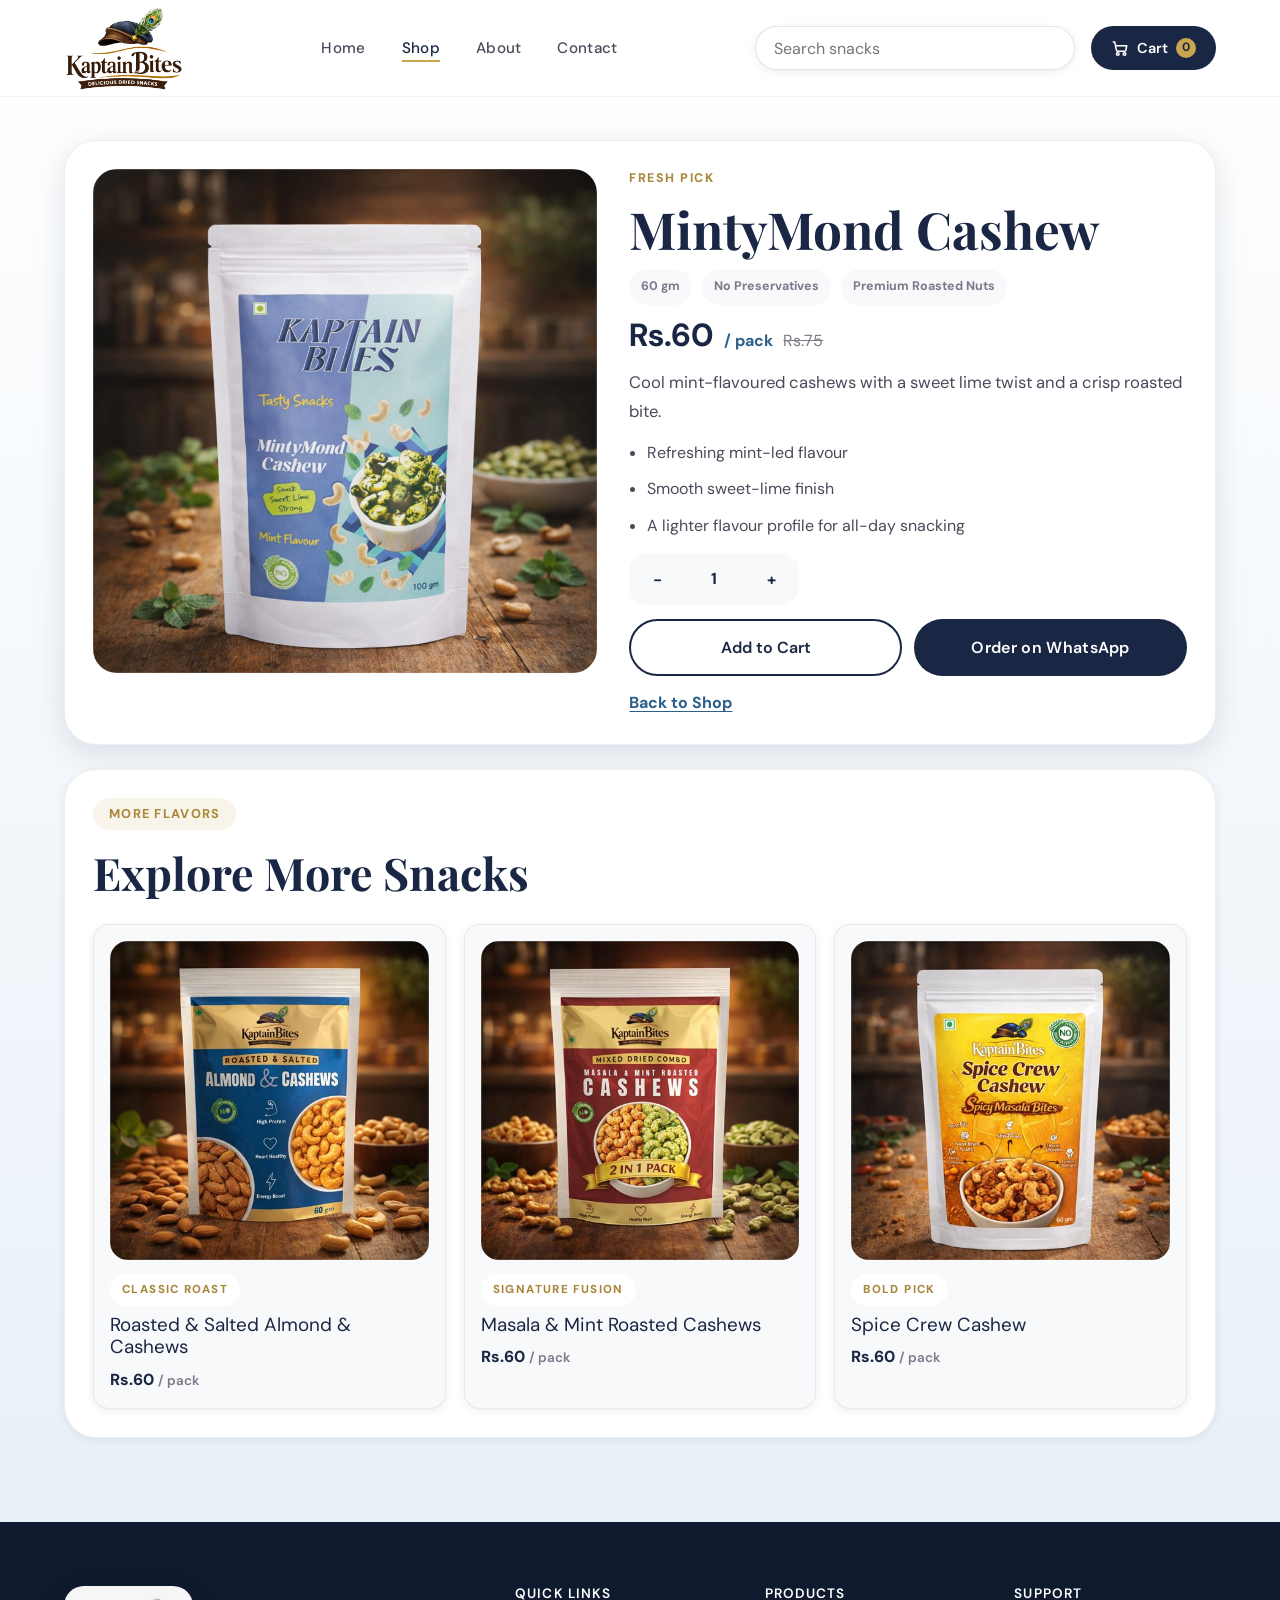
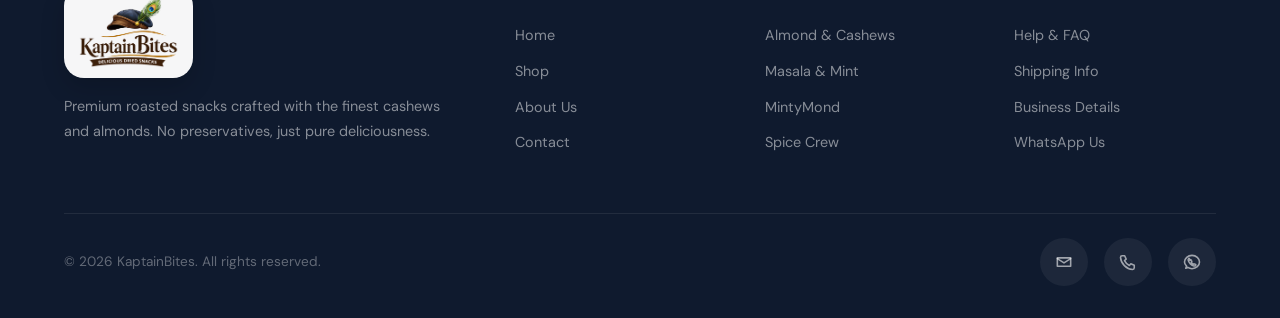
<file: products/mint-mond-cashew.html>
﻿<!DOCTYPE html>
<html lang="en">
<head>
  <meta charset="UTF-8">
  <meta name="viewport" content="width=device-width, initial-scale=1.0">
  <title>MintyMond Cashew | KaptainBites</title>
  <meta name="description" content="MintyMond Cashew by KaptainBites. Explore product details and order directly on WhatsApp.">
  <link rel="preconnect" href="https://fonts.googleapis.com">
  <link rel="preconnect" href="https://fonts.gstatic.com" crossorigin>
  <link href="https://fonts.googleapis.com/css2?family=Playfair+Display:ital,wght@0,400;0,600;0,700;0,800;1,400&family=DM+Sans:wght@300;400;500;600;700&display=swap" rel="stylesheet">
  <link rel="stylesheet" href="../assets/css/styles.css">
  <link rel="stylesheet" href="../assets/css/footer-disclosure.css">
</head>
<body data-product-id="mint-mond-cashew">
  <nav class="navbar">
    <div class="nav-inner">
      <a href="../index.html" class="nav-logo" aria-label="KaptainBites home">
        <img src="../assets/images/branding/logo-header.png" alt="KaptainBites" class="nav-logo__image">
      </a>
      <ul class="nav-links">
        <li><a href="../index.html">Home</a></li>
        <li><a href="../shop.html" class="active">Shop</a></li>
        <li><a href="../about.html">About</a></li>
        <li><a href="../contact.html">Contact</a></li>
        <li class="nav-mobile-search"><a href="../shop.html">Search</a></li>
      </ul>
      <div class="nav-actions">
        <div class="nav-search-shell">
          <form class="site-search site-search--nav" role="search" autocomplete="off">
            <label class="sr-only" for="product-search">Search products</label>
            <input id="product-search" type="search" placeholder="Search snacks" aria-expanded="false">
            <button type="button" class="site-search__clear" hidden aria-label="Clear search">&times;</button>
          </form>
          <div id="search-dropdown" class="site-search__dropdown" hidden>
            <div class="site-search__header">
              <strong>Suggestions</strong>
              <button id="search-view-all" type="button" class="search-view-all">View All</button>
            </div>
            <div id="search-keywords" class="search-keywords"></div>
            <div id="search-suggestions-list" class="search-suggestions"></div>
            <div class="search-page-links">
              <a href="../shop.html">Shop</a>
              <a href="../about.html">About</a>
              <a href="../contact.html">Contact</a>
              <a href="../cart.html">Cart</a>
            </div>
          </div>
        </div>
        <a href="../cart.html" class="nav-cart" aria-label="Cart">
          <span class="nav-cart__icon" aria-hidden="true">
            <svg viewBox="0 0 24 24" focusable="false">
              <circle cx="9" cy="20" r="1.8"></circle>
              <circle cx="18" cy="20" r="1.8"></circle>
              <path d="M3 4H5L7.3 15.2C7.45 15.93 8.09 16.45 8.84 16.45H18.2C18.9 16.45 19.52 15.98 19.71 15.3L21 9H7.1"></path>
            </svg>
          </span>
          <span class="nav-cart__label">Cart</span>
          <span class="cart-count" data-cart-count hidden>0</span>
        </a>
        <button class="mobile-toggle" type="button" aria-label="Menu" aria-expanded="false">
          <span></span><span></span><span></span>
        </button>
      </div>
    </div>
  </nav>

  <main class="section product-main">
    <div class="container">
      <div id="product-detail" class="product-detail-shell"></div>
    </div>
  </main>

  <footer class="footer">
    <div class="container">
      <div class="footer-grid">
        <div class="footer-brand">
          <a href="../index.html" class="footer-brand__logo-link" aria-label="KaptainBites home">
            <img src="../assets/images/branding/logo-header.png" alt="KaptainBites" class="footer-brand__logo">
          </a>
          <p>Premium roasted snacks crafted with the finest cashews and almonds. No preservatives, just pure deliciousness.</p>
        </div>
        <div>
          <h4>Quick Links</h4>
          <ul>
            <li><a href="../index.html">Home</a></li>
            <li><a href="../shop.html">Shop</a></li>
            <li><a href="../about.html">About Us</a></li>
            <li><a href="../contact.html">Contact</a></li>
          </ul>
        </div>
        <div>
          <h4>Products</h4>
          <ul>
            <li><a href="roasted-salted-almond-cashew.html">Almond &amp; Cashews</a></li>
            <li><a href="masala-mint-roast.html">Masala &amp; Mint</a></li>
            <li><a href="mint-mond-cashew.html">MintyMond</a></li>
            <li><a href="spice-crew-cashew.html">Spice Crew</a></li>
          </ul>
        </div>
        <div>
          <h4>Support</h4>
          <ul>
            <li><a href="../contact.html#faq">Help &amp; FAQ</a></li>
            <li><a href="../contact.html#faq">Shipping Info</a></li>
            <li class="footer-business-disclosure">
              <details class="footer-details">
                <summary>Business Details</summary>
                <div class="footer-details__body">
                  <span><strong>FSSAI:</strong> 21225180000510</span>
                  <span><strong>GST:</strong> 29ARTPV9563D1ZS</span>
                </div>
              </details>
            </li>
            <li><a href="https://wa.me/917760172150?text=Hi%2C%20I%20want%20to%20order%20KaptainBites%20snacks." target="_blank" rel="noopener">WhatsApp Us</a></li>
          </ul>
        </div>
      </div>
      <div class="footer-bottom">
        <p>&copy; 2026 KaptainBites. All rights reserved.</p>
        <div class="footer-social">
          <a href="mailto:kaptainbites@gmail.com" aria-label="Email KaptainBites">
            <svg viewBox="0 0 24 24" focusable="false" aria-hidden="true">
              <path d="M4 7H20V17H4Z"></path>
              <path d="M4 8L12 13L20 8"></path>
            </svg>
          </a>
          <a href="tel:+917760172150" aria-label="Call KaptainBites">
            <svg viewBox="0 0 24 24" focusable="false" aria-hidden="true">
              <path d="M5 4.5H8L9.8 8.6L7.8 10.4C9.3 13.5 10.5 14.7 13.6 16.2L15.4 14.2L19.5 16V19C19.5 20.1 18.6 21 17.5 21C10 20.5 3.5 14 3 6.5C3 5.4 3.9 4.5 5 4.5Z"></path>
            </svg>
          </a>
          <a href="https://wa.me/917760172150?text=Hi%2C%20I%20want%20to%20order%20KaptainBites%20snacks." target="_blank" rel="noopener" aria-label="Chat on WhatsApp">
            <svg viewBox="0 0 24 24" focusable="false" aria-hidden="true">
              <path d="M7 18.5L4.5 19.5L5.5 17C4 15.6 3 13.9 3 12C3 7.6 7 4 12 4C17 4 21 7.6 21 12C21 16.4 17 20 12 20C10.2 20 8.5 19.5 7 18.5Z"></path>
              <path d="M9.5 10.1C9.8 9.5 10.1 9.4 10.4 9.4C10.7 9.4 11 9.4 11.2 10L11.7 11.2C11.9 11.7 11.8 11.9 11.6 12.1L11.2 12.5C11.7 13.6 12.4 14.3 13.5 14.8L13.9 14.4C14.1 14.2 14.3 14.1 14.8 14.3L16 14.8C16.6 15 16.6 15.3 16.6 15.6C16.6 15.9 16.5 16.2 15.9 16.5C15.4 16.8 14.8 16.9 14.4 16.8C12.9 16.5 11.3 15.5 10 14.2C8.7 12.9 7.7 11.3 7.4 9.8C7.3 9.4 7.4 8.8 7.7 8.3C8 7.7 8.3 7.6 8.6 7.6C8.9 7.6 9.2 7.9 9.5 10.1Z"></path>
            </svg>
          </a>
        </div>
      </div>
    </div>
  </footer>

  <script src="../assets/js/product-catalog.js"></script>
  <script src="../assets/js/cart.js"></script>
  <script src="../assets/js/product-page.js"></script>
</body>
</html>
</file>
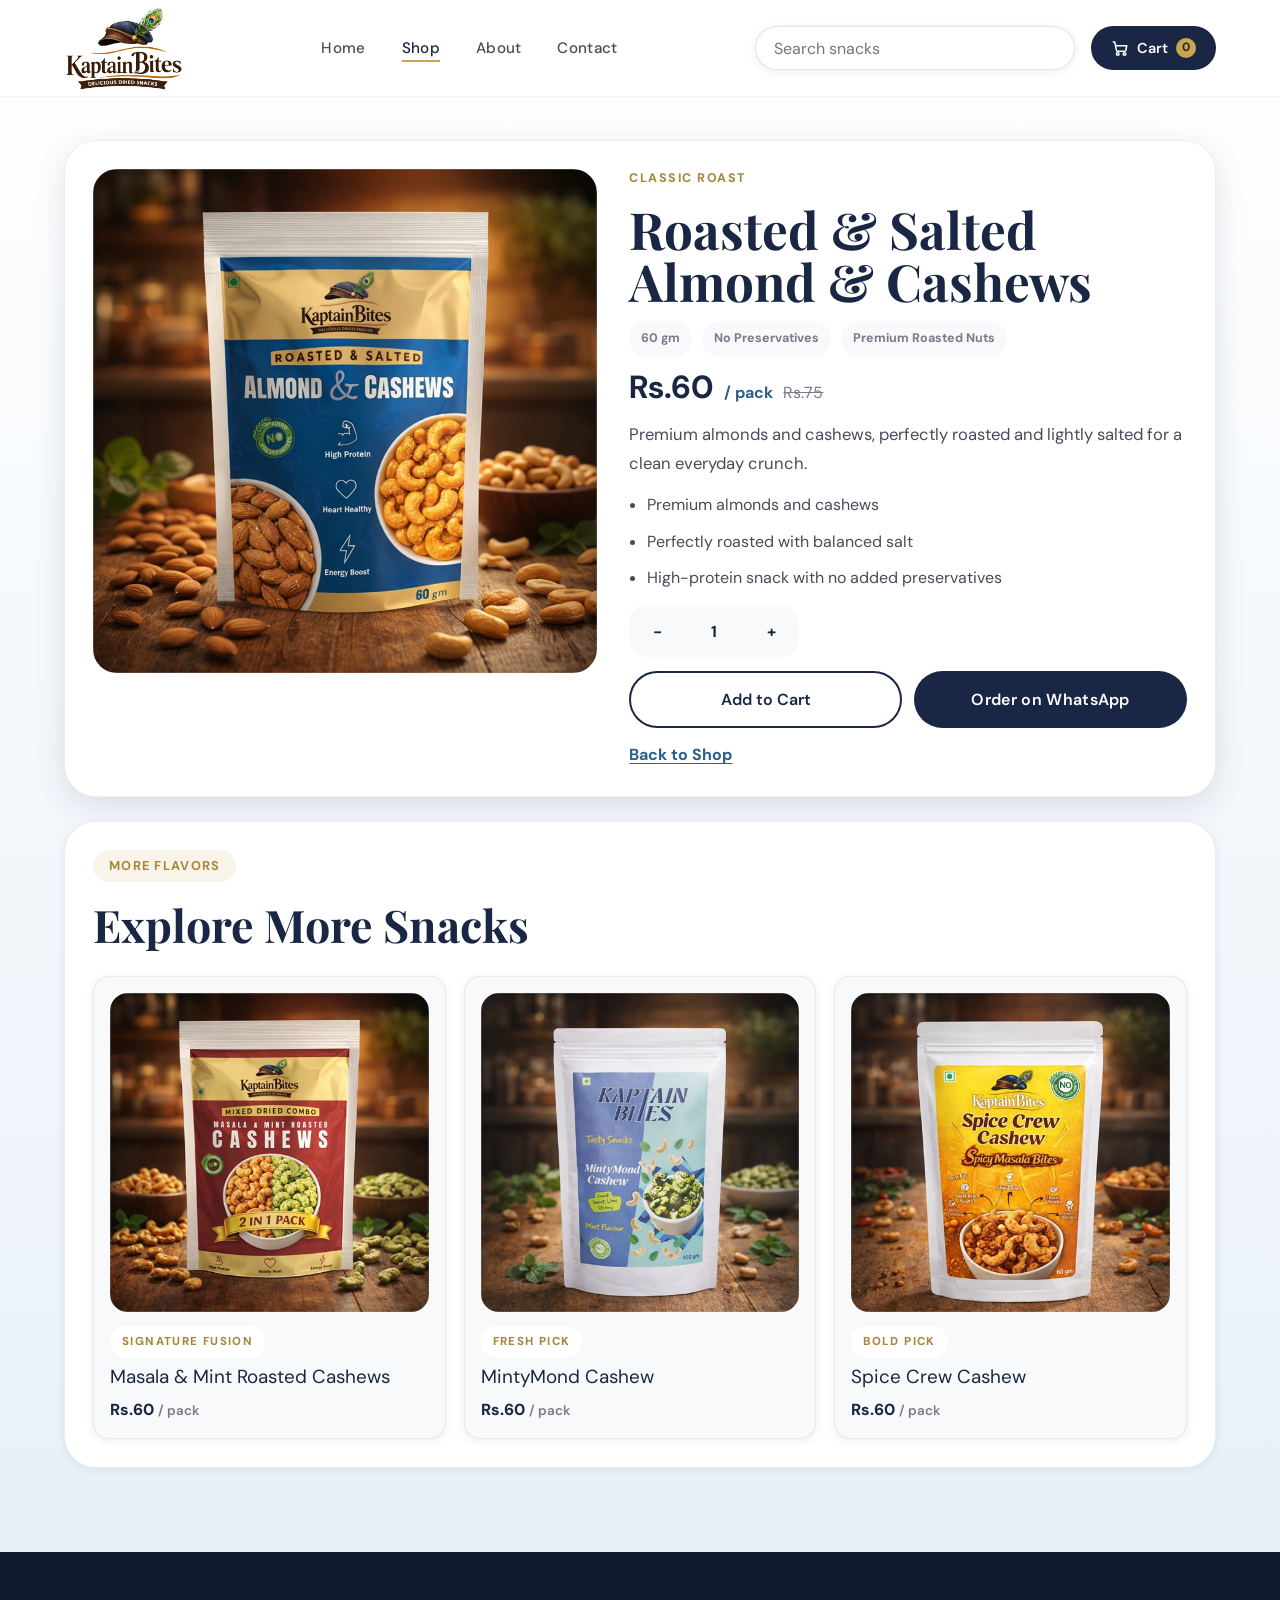
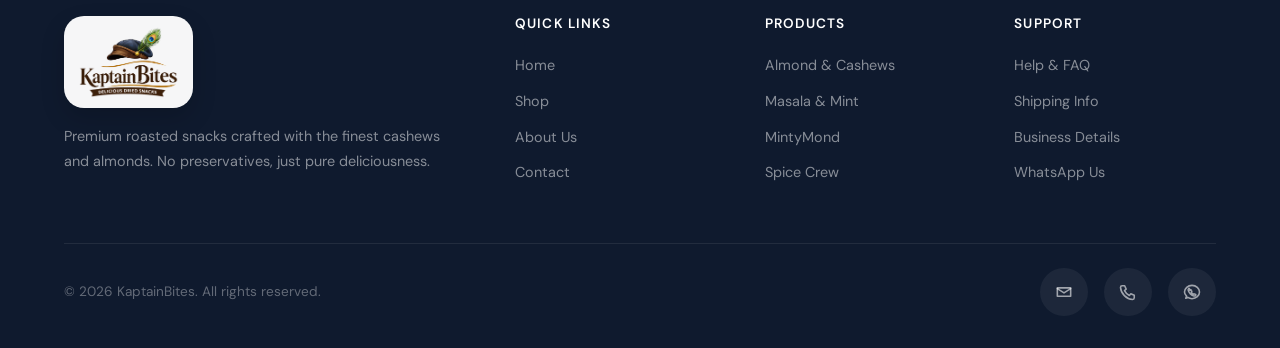
<file: products/roasted-salted-almond-cashew.html>
﻿<!DOCTYPE html>
<html lang="en">
<head>
  <meta charset="UTF-8">
  <meta name="viewport" content="width=device-width, initial-scale=1.0">
  <title>Roasted &amp; Salted Almond &amp; Cashews | KaptainBites</title>
  <meta name="description" content="Roasted &amp; Salted Almond &amp; Cashews by KaptainBites. Explore product details and order directly on WhatsApp.">
  <link rel="preconnect" href="https://fonts.googleapis.com">
  <link rel="preconnect" href="https://fonts.gstatic.com" crossorigin>
  <link href="https://fonts.googleapis.com/css2?family=Playfair+Display:ital,wght@0,400;0,600;0,700;0,800;1,400&family=DM+Sans:wght@300;400;500;600;700&display=swap" rel="stylesheet">
  <link rel="stylesheet" href="../assets/css/styles.css">
  <link rel="stylesheet" href="../assets/css/footer-disclosure.css">
</head>
<body data-product-id="roasted-salted-almond-cashew">
  <nav class="navbar">
    <div class="nav-inner">
      <a href="../index.html" class="nav-logo" aria-label="KaptainBites home">
        <img src="../assets/images/branding/logo-header.png" alt="KaptainBites" class="nav-logo__image">
      </a>
      <ul class="nav-links">
        <li><a href="../index.html">Home</a></li>
        <li><a href="../shop.html" class="active">Shop</a></li>
        <li><a href="../about.html">About</a></li>
        <li><a href="../contact.html">Contact</a></li>
        <li class="nav-mobile-search"><a href="../shop.html">Search</a></li>
      </ul>
      <div class="nav-actions">
        <div class="nav-search-shell">
          <form class="site-search site-search--nav" role="search" autocomplete="off">
            <label class="sr-only" for="product-search">Search products</label>
            <input id="product-search" type="search" placeholder="Search snacks" aria-expanded="false">
            <button type="button" class="site-search__clear" hidden aria-label="Clear search">&times;</button>
          </form>
          <div id="search-dropdown" class="site-search__dropdown" hidden>
            <div class="site-search__header">
              <strong>Suggestions</strong>
              <button id="search-view-all" type="button" class="search-view-all">View All</button>
            </div>
            <div id="search-keywords" class="search-keywords"></div>
            <div id="search-suggestions-list" class="search-suggestions"></div>
            <div class="search-page-links">
              <a href="../shop.html">Shop</a>
              <a href="../about.html">About</a>
              <a href="../contact.html">Contact</a>
              <a href="../cart.html">Cart</a>
            </div>
          </div>
        </div>
        <a href="../cart.html" class="nav-cart" aria-label="Cart">
          <span class="nav-cart__icon" aria-hidden="true">
            <svg viewBox="0 0 24 24" focusable="false">
              <circle cx="9" cy="20" r="1.8"></circle>
              <circle cx="18" cy="20" r="1.8"></circle>
              <path d="M3 4H5L7.3 15.2C7.45 15.93 8.09 16.45 8.84 16.45H18.2C18.9 16.45 19.52 15.98 19.71 15.3L21 9H7.1"></path>
            </svg>
          </span>
          <span class="nav-cart__label">Cart</span>
          <span class="cart-count" data-cart-count hidden>0</span>
        </a>
        <button class="mobile-toggle" type="button" aria-label="Menu" aria-expanded="false">
          <span></span><span></span><span></span>
        </button>
      </div>
    </div>
  </nav>

  <main class="section product-main">
    <div class="container">
      <div id="product-detail" class="product-detail-shell"></div>
    </div>
  </main>

  <footer class="footer">
    <div class="container">
      <div class="footer-grid">
        <div class="footer-brand">
          <a href="../index.html" class="footer-brand__logo-link" aria-label="KaptainBites home">
            <img src="../assets/images/branding/logo-header.png" alt="KaptainBites" class="footer-brand__logo">
          </a>
          <p>Premium roasted snacks crafted with the finest cashews and almonds. No preservatives, just pure deliciousness.</p>
        </div>
        <div>
          <h4>Quick Links</h4>
          <ul>
            <li><a href="../index.html">Home</a></li>
            <li><a href="../shop.html">Shop</a></li>
            <li><a href="../about.html">About Us</a></li>
            <li><a href="../contact.html">Contact</a></li>
          </ul>
        </div>
        <div>
          <h4>Products</h4>
          <ul>
            <li><a href="roasted-salted-almond-cashew.html">Almond &amp; Cashews</a></li>
            <li><a href="masala-mint-roast.html">Masala &amp; Mint</a></li>
            <li><a href="mint-mond-cashew.html">MintyMond</a></li>
            <li><a href="spice-crew-cashew.html">Spice Crew</a></li>
          </ul>
        </div>
        <div>
          <h4>Support</h4>
          <ul>
            <li><a href="../contact.html#faq">Help &amp; FAQ</a></li>
            <li><a href="../contact.html#faq">Shipping Info</a></li>
            <li class="footer-business-disclosure">
              <details class="footer-details">
                <summary>Business Details</summary>
                <div class="footer-details__body">
                  <span><strong>FSSAI:</strong> 21225180000510</span>
                  <span><strong>GST:</strong> 29ARTPV9563D1ZS</span>
                </div>
              </details>
            </li>
            <li><a href="https://wa.me/917760172150?text=Hi%2C%20I%20want%20to%20order%20KaptainBites%20snacks." target="_blank" rel="noopener">WhatsApp Us</a></li>
          </ul>
        </div>
      </div>
      <div class="footer-bottom">
        <p>&copy; 2026 KaptainBites. All rights reserved.</p>
        <div class="footer-social">
          <a href="mailto:kaptainbites@gmail.com" aria-label="Email KaptainBites">
            <svg viewBox="0 0 24 24" focusable="false" aria-hidden="true">
              <path d="M4 7H20V17H4Z"></path>
              <path d="M4 8L12 13L20 8"></path>
            </svg>
          </a>
          <a href="tel:+917760172150" aria-label="Call KaptainBites">
            <svg viewBox="0 0 24 24" focusable="false" aria-hidden="true">
              <path d="M5 4.5H8L9.8 8.6L7.8 10.4C9.3 13.5 10.5 14.7 13.6 16.2L15.4 14.2L19.5 16V19C19.5 20.1 18.6 21 17.5 21C10 20.5 3.5 14 3 6.5C3 5.4 3.9 4.5 5 4.5Z"></path>
            </svg>
          </a>
          <a href="https://wa.me/917760172150?text=Hi%2C%20I%20want%20to%20order%20KaptainBites%20snacks." target="_blank" rel="noopener" aria-label="Chat on WhatsApp">
            <svg viewBox="0 0 24 24" focusable="false" aria-hidden="true">
              <path d="M7 18.5L4.5 19.5L5.5 17C4 15.6 3 13.9 3 12C3 7.6 7 4 12 4C17 4 21 7.6 21 12C21 16.4 17 20 12 20C10.2 20 8.5 19.5 7 18.5Z"></path>
              <path d="M9.5 10.1C9.8 9.5 10.1 9.4 10.4 9.4C10.7 9.4 11 9.4 11.2 10L11.7 11.2C11.9 11.7 11.8 11.9 11.6 12.1L11.2 12.5C11.7 13.6 12.4 14.3 13.5 14.8L13.9 14.4C14.1 14.2 14.3 14.1 14.8 14.3L16 14.8C16.6 15 16.6 15.3 16.6 15.6C16.6 15.9 16.5 16.2 15.9 16.5C15.4 16.8 14.8 16.9 14.4 16.8C12.9 16.5 11.3 15.5 10 14.2C8.7 12.9 7.7 11.3 7.4 9.8C7.3 9.4 7.4 8.8 7.7 8.3C8 7.7 8.3 7.6 8.6 7.6C8.9 7.6 9.2 7.9 9.5 10.1Z"></path>
            </svg>
          </a>
        </div>
      </div>
    </div>
  </footer>

  <script src="../assets/js/product-catalog.js"></script>
  <script src="../assets/js/cart.js"></script>
  <script src="../assets/js/product-page.js"></script>
</body>
</html>
</file>
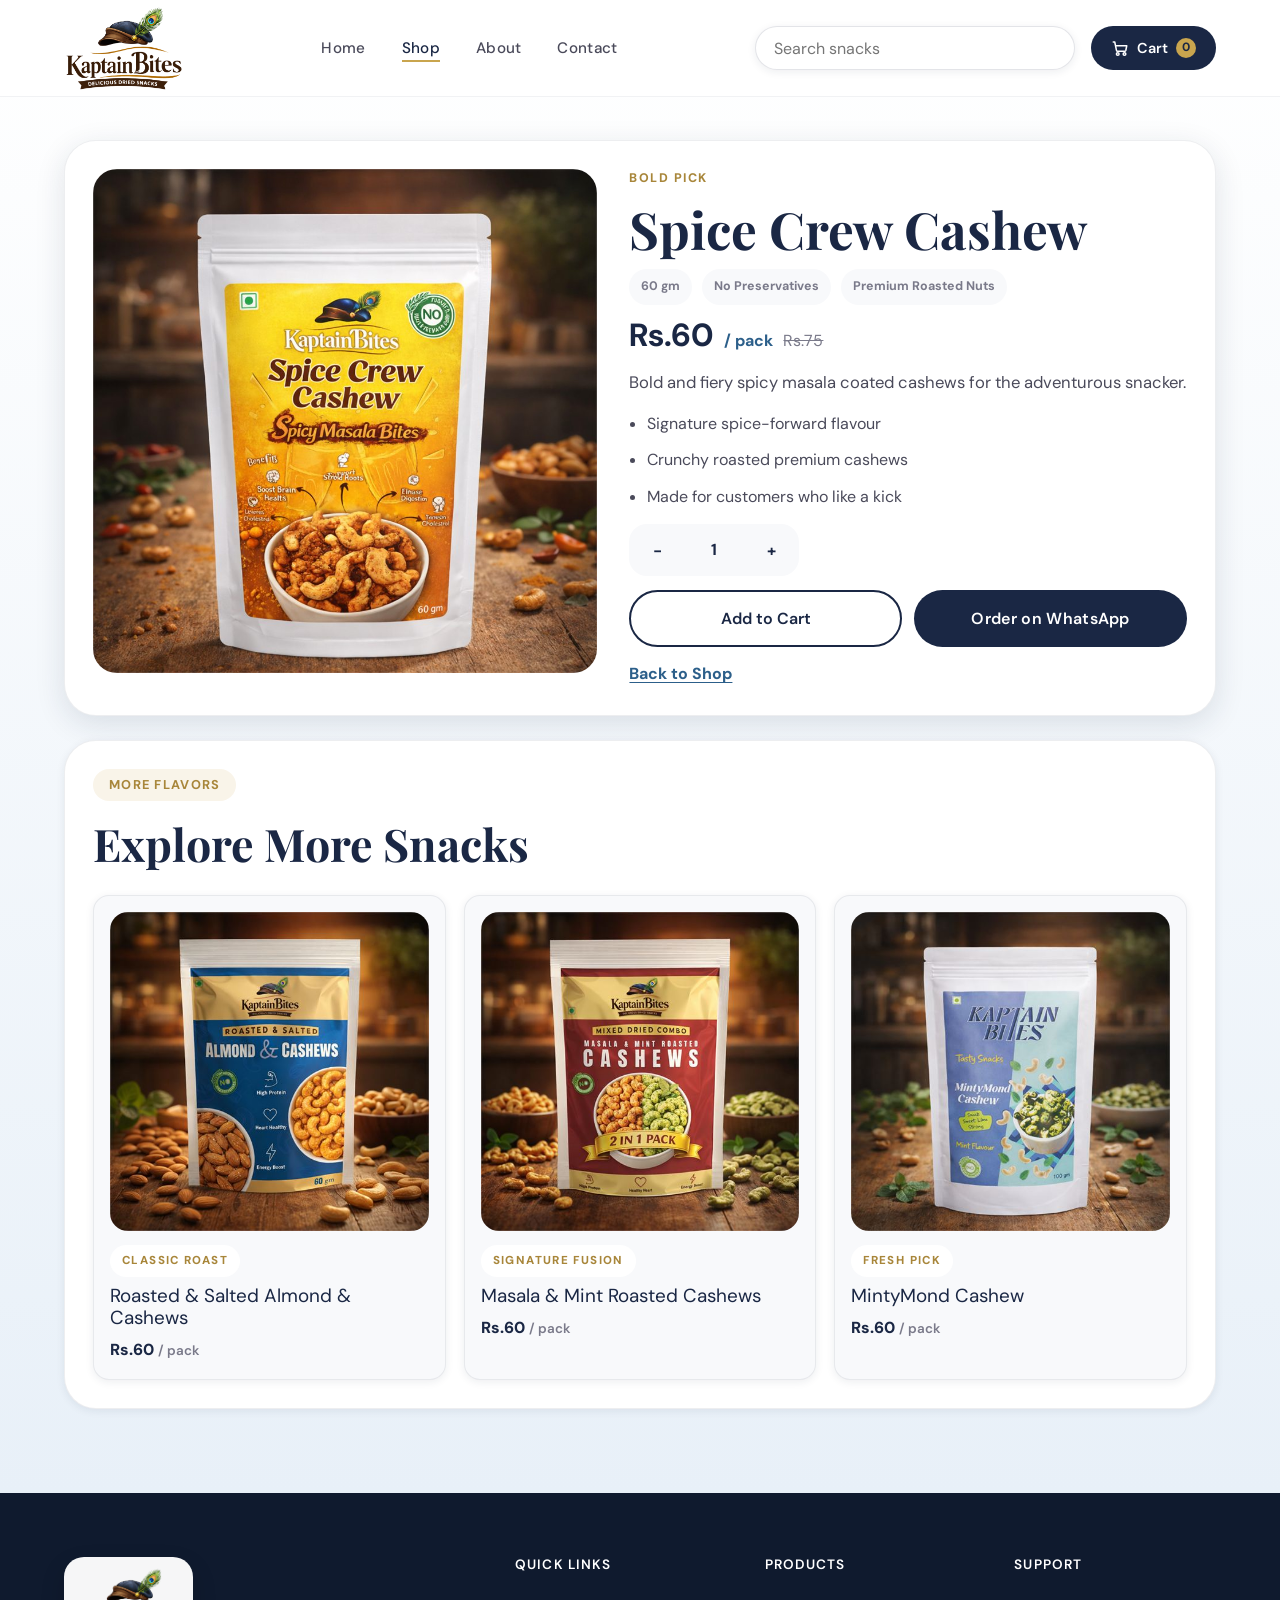
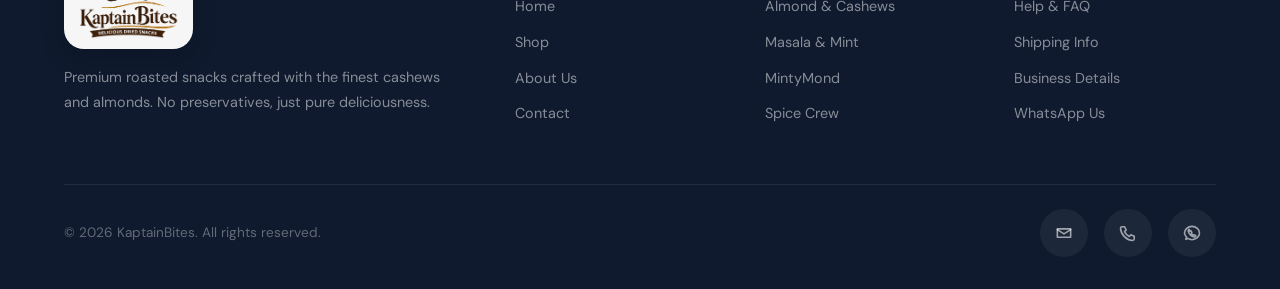
<file: products/spice-crew-cashew.html>
﻿<!DOCTYPE html>
<html lang="en">
<head>
  <meta charset="UTF-8">
  <meta name="viewport" content="width=device-width, initial-scale=1.0">
  <title>Spice Crew Cashew | KaptainBites</title>
  <meta name="description" content="Spice Crew Cashew by KaptainBites. Explore product details and order directly on WhatsApp.">
  <link rel="preconnect" href="https://fonts.googleapis.com">
  <link rel="preconnect" href="https://fonts.gstatic.com" crossorigin>
  <link href="https://fonts.googleapis.com/css2?family=Playfair+Display:ital,wght@0,400;0,600;0,700;0,800;1,400&family=DM+Sans:wght@300;400;500;600;700&display=swap" rel="stylesheet">
  <link rel="stylesheet" href="../assets/css/styles.css">
  <link rel="stylesheet" href="../assets/css/footer-disclosure.css">
</head>
<body data-product-id="spice-crew-cashew">
  <nav class="navbar">
    <div class="nav-inner">
      <a href="../index.html" class="nav-logo" aria-label="KaptainBites home">
        <img src="../assets/images/branding/logo-header.png" alt="KaptainBites" class="nav-logo__image">
      </a>
      <ul class="nav-links">
        <li><a href="../index.html">Home</a></li>
        <li><a href="../shop.html" class="active">Shop</a></li>
        <li><a href="../about.html">About</a></li>
        <li><a href="../contact.html">Contact</a></li>
        <li class="nav-mobile-search"><a href="../shop.html">Search</a></li>
      </ul>
      <div class="nav-actions">
        <div class="nav-search-shell">
          <form class="site-search site-search--nav" role="search" autocomplete="off">
            <label class="sr-only" for="product-search">Search products</label>
            <input id="product-search" type="search" placeholder="Search snacks" aria-expanded="false">
            <button type="button" class="site-search__clear" hidden aria-label="Clear search">&times;</button>
          </form>
          <div id="search-dropdown" class="site-search__dropdown" hidden>
            <div class="site-search__header">
              <strong>Suggestions</strong>
              <button id="search-view-all" type="button" class="search-view-all">View All</button>
            </div>
            <div id="search-keywords" class="search-keywords"></div>
            <div id="search-suggestions-list" class="search-suggestions"></div>
            <div class="search-page-links">
              <a href="../shop.html">Shop</a>
              <a href="../about.html">About</a>
              <a href="../contact.html">Contact</a>
              <a href="../cart.html">Cart</a>
            </div>
          </div>
        </div>
        <a href="../cart.html" class="nav-cart" aria-label="Cart">
          <span class="nav-cart__icon" aria-hidden="true">
            <svg viewBox="0 0 24 24" focusable="false">
              <circle cx="9" cy="20" r="1.8"></circle>
              <circle cx="18" cy="20" r="1.8"></circle>
              <path d="M3 4H5L7.3 15.2C7.45 15.93 8.09 16.45 8.84 16.45H18.2C18.9 16.45 19.52 15.98 19.71 15.3L21 9H7.1"></path>
            </svg>
          </span>
          <span class="nav-cart__label">Cart</span>
          <span class="cart-count" data-cart-count hidden>0</span>
        </a>
        <button class="mobile-toggle" type="button" aria-label="Menu" aria-expanded="false">
          <span></span><span></span><span></span>
        </button>
      </div>
    </div>
  </nav>

  <main class="section product-main">
    <div class="container">
      <div id="product-detail" class="product-detail-shell"></div>
    </div>
  </main>

  <footer class="footer">
    <div class="container">
      <div class="footer-grid">
        <div class="footer-brand">
          <a href="../index.html" class="footer-brand__logo-link" aria-label="KaptainBites home">
            <img src="../assets/images/branding/logo-header.png" alt="KaptainBites" class="footer-brand__logo">
          </a>
          <p>Premium roasted snacks crafted with the finest cashews and almonds. No preservatives, just pure deliciousness.</p>
        </div>
        <div>
          <h4>Quick Links</h4>
          <ul>
            <li><a href="../index.html">Home</a></li>
            <li><a href="../shop.html">Shop</a></li>
            <li><a href="../about.html">About Us</a></li>
            <li><a href="../contact.html">Contact</a></li>
          </ul>
        </div>
        <div>
          <h4>Products</h4>
          <ul>
            <li><a href="roasted-salted-almond-cashew.html">Almond &amp; Cashews</a></li>
            <li><a href="masala-mint-roast.html">Masala &amp; Mint</a></li>
            <li><a href="mint-mond-cashew.html">MintyMond</a></li>
            <li><a href="spice-crew-cashew.html">Spice Crew</a></li>
          </ul>
        </div>
        <div>
          <h4>Support</h4>
          <ul>
            <li><a href="../contact.html#faq">Help &amp; FAQ</a></li>
            <li><a href="../contact.html#faq">Shipping Info</a></li>
            <li class="footer-business-disclosure">
              <details class="footer-details">
                <summary>Business Details</summary>
                <div class="footer-details__body">
                  <span><strong>FSSAI:</strong> 21225180000510</span>
                  <span><strong>GST:</strong> 29ARTPV9563D1ZS</span>
                </div>
              </details>
            </li>
            <li><a href="https://wa.me/917760172150?text=Hi%2C%20I%20want%20to%20order%20KaptainBites%20snacks." target="_blank" rel="noopener">WhatsApp Us</a></li>
          </ul>
        </div>
      </div>
      <div class="footer-bottom">
        <p>&copy; 2026 KaptainBites. All rights reserved.</p>
        <div class="footer-social">
          <a href="mailto:kaptainbites@gmail.com" aria-label="Email KaptainBites">
            <svg viewBox="0 0 24 24" focusable="false" aria-hidden="true">
              <path d="M4 7H20V17H4Z"></path>
              <path d="M4 8L12 13L20 8"></path>
            </svg>
          </a>
          <a href="tel:+917760172150" aria-label="Call KaptainBites">
            <svg viewBox="0 0 24 24" focusable="false" aria-hidden="true">
              <path d="M5 4.5H8L9.8 8.6L7.8 10.4C9.3 13.5 10.5 14.7 13.6 16.2L15.4 14.2L19.5 16V19C19.5 20.1 18.6 21 17.5 21C10 20.5 3.5 14 3 6.5C3 5.4 3.9 4.5 5 4.5Z"></path>
            </svg>
          </a>
          <a href="https://wa.me/917760172150?text=Hi%2C%20I%20want%20to%20order%20KaptainBites%20snacks." target="_blank" rel="noopener" aria-label="Chat on WhatsApp">
            <svg viewBox="0 0 24 24" focusable="false" aria-hidden="true">
              <path d="M7 18.5L4.5 19.5L5.5 17C4 15.6 3 13.9 3 12C3 7.6 7 4 12 4C17 4 21 7.6 21 12C21 16.4 17 20 12 20C10.2 20 8.5 19.5 7 18.5Z"></path>
              <path d="M9.5 10.1C9.8 9.5 10.1 9.4 10.4 9.4C10.7 9.4 11 9.4 11.2 10L11.7 11.2C11.9 11.7 11.8 11.9 11.6 12.1L11.2 12.5C11.7 13.6 12.4 14.3 13.5 14.8L13.9 14.4C14.1 14.2 14.3 14.1 14.8 14.3L16 14.8C16.6 15 16.6 15.3 16.6 15.6C16.6 15.9 16.5 16.2 15.9 16.5C15.4 16.8 14.8 16.9 14.4 16.8C12.9 16.5 11.3 15.5 10 14.2C8.7 12.9 7.7 11.3 7.4 9.8C7.3 9.4 7.4 8.8 7.7 8.3C8 7.7 8.3 7.6 8.6 7.6C8.9 7.6 9.2 7.9 9.5 10.1Z"></path>
            </svg>
          </a>
        </div>
      </div>
    </div>
  </footer>

  <script src="../assets/js/product-catalog.js"></script>
  <script src="../assets/js/cart.js"></script>
  <script src="../assets/js/product-page.js"></script>
</body>
</html>
</file>
<file: assets/css/styles.css>
@import url('https://fonts.googleapis.com/css2?family=Playfair+Display:ital,wght@0,400;0,600;0,700;0,800;1,400&family=DM+Sans:wght@300;400;500;600;700&display=swap');

:root {
  --navy: #1a2744;
  --navy-deep: #0f1a2e;
  --blue: #2c5f8a;
  --blue-light: #3a7cb8;
  --blue-pale: #e8f0f8;
  --gold: #c9a54e;
  --gold-light: #e4c76b;
  --gold-dark: #a8863a;
  --white: #ffffff;
  --off-white: #f8f9fb;
  --cream: #f5f0e6;
  --text-dark: #1a1a2e;
  --text-mid: #4a4a5a;
  --text-light: #7a7a8a;
  --green-veg: #2d8a2d;
  --red-accent: #c4392d;
  --shadow-sm: 0 2px 8px rgba(26,39,68,0.08);
  --shadow-md: 0 8px 30px rgba(26,39,68,0.12);
  --shadow-lg: 0 20px 60px rgba(26,39,68,0.15);
  --shadow-gold: 0 8px 30px rgba(201,165,78,0.2);
  --radius-sm: 8px;
  --radius-md: 16px;
  --radius-lg: 24px;
  --radius-xl: 32px;
  --transition: 0.35s cubic-bezier(0.4,0,0.2,1);
}

*,*::before,*::after { box-sizing: border-box; margin: 0; padding: 0; }
html { scroll-behavior: smooth; font-size: 16px; }
body { font-family: 'DM Sans', sans-serif; color: var(--text-dark); background: var(--white); line-height: 1.6; -webkit-font-smoothing: antialiased; overflow-x: hidden; }
h1,h2,h3,h4 { font-family: 'Playfair Display', serif; line-height: 1.2; }
a { text-decoration: none; color: inherit; transition: var(--transition); }
img { max-width: 100%; display: block; }
button { cursor: pointer; border: none; font-family: inherit; }
.container { max-width: 1200px; margin: 0 auto; padding: 0 24px; }

/* ==============================
   NAVBAR
   ============================== */
.navbar { position: fixed; top: 0; left: 0; right: 0; z-index: 1000; background: rgba(255,255,255,0.95); backdrop-filter: blur(20px); -webkit-backdrop-filter: blur(20px); border-bottom: 1px solid rgba(26,39,68,0.06); transition: var(--transition); }
.navbar.scrolled { box-shadow: var(--shadow-sm); }
.nav-inner { display: grid; grid-template-columns: auto 1fr auto; align-items: center; height: 96px; max-width: 1200px; margin: 0 auto; padding: 0 24px; position: relative; gap: 28px; }
.nav-logo { font-family: 'Playfair Display', serif; font-size: 1.6rem; font-weight: 800; color: var(--navy); display: flex; align-items: center; gap: 8px; flex-shrink: 0; }
.nav-logo .logo-icon { width: 38px; height: 38px; background: linear-gradient(135deg,var(--gold),var(--gold-light)); border-radius: 50%; display: flex; align-items: center; justify-content: center; font-size: 1.1rem; color: var(--navy); line-height: 1; }
.nav-logo span { color: var(--gold-dark); }
.nav-logo__image { display: block; height: 86px; width: auto; object-fit: contain; }
.nav-links { display: flex; align-items: center; gap: 36px; list-style: none; justify-self: center; }
.nav-mobile-search { display: none; }
.nav-links a { font-size: 0.95rem; font-weight: 500; color: var(--text-mid); position: relative; letter-spacing: 0.02em; }
.nav-links a::after { content: ''; position: absolute; bottom: -4px; left: 0; width: 0; height: 2px; background: var(--gold); transition: var(--transition); }
.nav-links a:hover, .nav-links a.active { color: var(--navy); }
.nav-links a:hover::after, .nav-links a.active::after { width: 100%; }
.nav-actions { display: flex; align-items: center; gap: 16px; justify-self: end; }
.nav-cart { position: relative; display: flex; align-items: center; gap: 8px; height: 44px; background: var(--navy); color: var(--white); padding: 0 20px; border-radius: 50px; font-weight: 600; font-size: 0.9rem; transition: var(--transition); }
.nav-cart:hover { background: var(--blue); transform: translateY(-1px); box-shadow: var(--shadow-md); }
.nav-cart__icon { display: inline-flex; align-items: center; justify-content: center; color: currentColor; }
.nav-cart__icon svg { width: 18px; height: 18px; stroke: currentColor; stroke-width: 2; fill: none; stroke-linecap: round; stroke-linejoin: round; }
.nav-cart__label { line-height: 1; }
.cart-count { background: var(--gold); color: var(--navy); width: 20px; height: 20px; border-radius: 50%; display: flex; align-items: center; justify-content: center; font-size: 0.75rem; font-weight: 700; }
.mobile-toggle { display: none; flex-direction: column; gap: 5px; background: none; padding: 4px; }
.mobile-toggle span { width: 24px; height: 2px; background: var(--navy); border-radius: 2px; transition: var(--transition); }
.sr-only { position: absolute; width: 1px; height: 1px; padding: 0; margin: -1px; overflow: hidden; clip: rect(0,0,0,0); white-space: nowrap; border: 0; }

/* ==============================
   HERO (legacy — not used on home but kept)
   ============================== */
.hero { min-height: 100vh; display: flex; align-items: center; background: linear-gradient(165deg,var(--white) 0%,var(--blue-pale) 40%,var(--cream) 100%); position: relative; overflow: hidden; padding-top: 96px; }
.hero-inner { display: grid; grid-template-columns: 1fr 1fr; gap: 60px; align-items: center; position: relative; z-index: 2; }
.hero h1 { font-size: 3.8rem; font-weight: 800; color: var(--navy); margin-bottom: 20px; line-height: 1.1; }
.hero h1 em { font-style: italic; color: var(--gold-dark); }
.hero p { font-size: 1.15rem; color: var(--text-mid); max-width: 480px; margin-bottom: 36px; line-height: 1.7; }
.hero-cta { display: flex; gap: 16px; align-items: center; flex-wrap: wrap; }
.hero-products { display: grid; grid-template-columns: 1fr 1fr; gap: 20px; max-width: 480px; }
.hero-product-card { background: var(--white); border-radius: var(--radius-lg); padding: 16px; box-shadow: var(--shadow-md); transition: var(--transition); animation: floatUp 0.8s ease-out backwards; }
.hero-product-card:hover { transform: translateY(-8px); box-shadow: var(--shadow-lg); }
.hero-product-card img { width: 100%; aspect-ratio: 1; object-fit: cover; border-radius: var(--radius-md); background: var(--off-white); }

/* ==============================
   BUTTONS
   ============================== */
.btn-primary { display: inline-flex; align-items: center; gap: 8px; background: var(--navy); color: var(--white); padding: 16px 32px; border-radius: 50px; font-weight: 600; font-size: 1rem; transition: var(--transition); letter-spacing: 0.02em; }
.btn-primary:hover { background: var(--blue); transform: translateY(-2px); box-shadow: var(--shadow-lg); }
.btn-secondary { display: inline-flex; align-items: center; gap: 8px; background: transparent; color: var(--navy); padding: 16px 32px; border-radius: 50px; font-weight: 600; font-size: 1rem; border: 2px solid var(--navy); transition: var(--transition); }
.btn-secondary:hover { background: var(--navy); color: var(--white); transform: translateY(-2px); }
.btn-whatsapp { display: inline-flex; align-items: center; gap: 10px; background: #25D366; color: var(--white); padding: 16px 32px; border-radius: 50px; font-weight: 600; font-size: 1rem; transition: var(--transition); border: none; }
.btn-whatsapp:hover { background: #1fba59; transform: translateY(-2px); box-shadow: 0 8px 30px rgba(37,211,102,0.3); }

/* ==============================
   HERO VIDEO BAND
   ============================== */
.hero-video-band { margin-top: 96px; position: relative; background: linear-gradient(180deg,var(--white) 0%,var(--blue-pale) 100%); }
.hero-video-band__frame { position: relative; width: 100%; aspect-ratio: 12/5; background: var(--navy-deep); overflow: hidden; }
.hero-video-band__frame::before { content: ''; position: absolute; inset: 0; z-index: 1; pointer-events: none; background: linear-gradient(180deg,rgba(15,26,46,0.04) 0%,rgba(15,26,46,0.02) 52%,rgba(15,26,46,0.18) 100%); }
.hero-video-band__poster, .hero-video-band__media { position: absolute; inset: 0; }
.hero-video-band__poster { display: block; z-index: 0; }
.hero-video-band__poster img { width: 100%; height: 100%; object-fit: cover; }
.hero-video-band__media { display: block; width: 100%; height: 100%; object-fit: cover; background: var(--navy-deep); z-index: 0; }
.hero-video-band__actions { position: absolute; right: clamp(28px,7vw,120px); top: 50%; z-index: 2; display: flex; justify-content: flex-end; transform: translateY(-50%); }
.hero-video-band__cta { min-width: 240px; justify-content: center; box-shadow: 0 18px 30px rgba(15,26,46,0.24); }
#products { scroll-margin-top: 120px; }

/* ==============================
   SECTIONS
   ============================== */
.section { padding: 100px 0; }
.section-header { text-align: center; margin-bottom: 64px; }
.section-header .tag { display: inline-block; background: rgba(201,165,78,0.12); color: var(--gold-dark); padding: 6px 16px; border-radius: 50px; font-size: 0.8rem; font-weight: 700; letter-spacing: 0.1em; text-transform: uppercase; margin-bottom: 16px; }
.section-header h2 { font-size: 2.8rem; color: var(--navy); margin-bottom: 16px; }
.section-header p { font-size: 1.1rem; color: var(--text-mid); max-width: 560px; margin: 0 auto; }

/* ==============================
   PRODUCTS
   ============================== */
.products-grid { display: grid; grid-template-columns: repeat(4,1fr); gap: 28px; align-items: stretch; }
.product-card { background: var(--white); border-radius: var(--radius-lg); overflow: hidden; box-shadow: var(--shadow-sm); transition: var(--transition); border: 1px solid rgba(26,39,68,0.06); position: relative; display: flex; flex-direction: column; height: 100%; }
.product-card:hover { transform: translateY(-8px); box-shadow: var(--shadow-lg); border-color: rgba(201,165,78,0.2); }
.product-img-wrap { position: relative; overflow: hidden; background: linear-gradient(135deg,var(--off-white),var(--blue-pale)); aspect-ratio: 1; display: flex; align-items: center; justify-content: center; padding: 0; }
.product-card--classic .product-img-wrap { background: linear-gradient(135deg,#edf4fb,#dce7f3); }
.product-card--fusion .product-img-wrap { background: linear-gradient(135deg,#f5edf2,#ece4f5); }
.product-card--mint .product-img-wrap { background: linear-gradient(135deg,#edf8f5,#ddf1e9); }
.product-card--spice .product-img-wrap { background: linear-gradient(135deg,#fff2df,#ffe2c1); }
.product-img-wrap img { width: 100%; height: 100%; object-fit: cover; transition: var(--transition); }
.product-card:hover .product-img-wrap img { transform: scale(1.08); }
.product-badge { position: absolute; top: 12px; left: 12px; background: var(--green-veg); color: var(--white); padding: 4px 10px; border-radius: 50px; font-size: 0.7rem; font-weight: 700; text-transform: uppercase; letter-spacing: 0.05em; }
.product-badge.bestseller { background: var(--gold); color: var(--navy); }
.product-info { padding: 20px; display: flex; flex-direction: column; flex: 1; }
.product-name { font-family: 'Playfair Display', serif; font-size: 1.1rem; font-weight: 700; color: var(--navy); margin-bottom: 10px; line-height: 1.25; min-height: 2.5em; }
.product-name a:hover { color: var(--gold-dark); }
.product-desc { font-size: 0.85rem; color: var(--text-light); margin-bottom: 14px; line-height: 1.5; min-height: 4.5em; display: -webkit-box; -webkit-line-clamp: 3; -webkit-box-orient: vertical; overflow: hidden; }
.product-weight { font-size: 0.8rem; color: var(--text-light); margin-bottom: 16px; font-weight: 500; }
.product-footer { display: flex; flex-direction: column; gap: 18px; margin-top: auto; }
.product-price-row { display: flex; align-items: baseline; gap: 10px; flex-wrap: wrap; }
.product-price { font-family: 'DM Sans', sans-serif; font-size: 1.35rem; font-weight: 700; color: var(--navy); display: flex; align-items: baseline; gap: 6px; }
.product-price__unit { font-size: 0.9rem; color: var(--blue); font-weight: 600; }
.product-price__original { font-size: 0.95rem; color: var(--text-light); text-decoration: line-through; }
.btn-add-cart { background: var(--navy); color: var(--white); padding: 10px 20px; border-radius: 50px; font-weight: 600; font-size: 0.85rem; transition: var(--transition); display: flex; align-items: center; gap: 6px; }
.btn-add-cart:hover { background: var(--gold); color: var(--navy); transform: scale(1.05); }

/* ==============================
   FEATURES
   ============================== */
.features { background: var(--navy-deep); color: var(--white); }
.features .section-header .tag { background: rgba(201,165,78,0.2); }
.features .section-header h2 { color: var(--white); }
.features .section-header p { color: rgba(255,255,255,0.6); }
.features-grid { display: grid; grid-template-columns: repeat(4,1fr); gap: 32px; }
.feature-card { text-align: center; padding: 40px 24px; border-radius: var(--radius-lg); background: rgba(255,255,255,0.04); border: 1px solid rgba(255,255,255,0.06); transition: var(--transition); }
.feature-card:hover { background: rgba(255,255,255,0.08); transform: translateY(-4px); }
.feature-icon { width: 64px; height: 64px; background: linear-gradient(135deg,var(--gold),var(--gold-light)); border-radius: 20px; display: flex; align-items: center; justify-content: center; font-size: 1.6rem; margin: 0 auto 20px; color: var(--navy); line-height: 1; }
.feature-card h3 { font-size: 1.15rem; margin-bottom: 10px; color: var(--white); }
.feature-card p { font-size: 0.9rem; color: rgba(255,255,255,0.6); line-height: 1.6; }

/* ==============================
   TESTIMONIALS
   ============================== */
.testimonials { background: var(--off-white); overflow: hidden; }
.testimonials-marquee { position: relative; overflow: hidden; padding: 12px 0; }
.testimonials-marquee::before, .testimonials-marquee::after { content: ''; position: absolute; top: 0; bottom: 0; width: 72px; z-index: 2; pointer-events: none; }
.testimonials-marquee::before { left: 0; background: linear-gradient(90deg,var(--off-white) 0%,rgba(248,249,251,0) 100%); }
.testimonials-marquee::after { right: 0; background: linear-gradient(270deg,var(--off-white) 0%,rgba(248,249,251,0) 100%); }
.testimonials-track { display: flex; align-items: stretch; gap: 28px; width: max-content; animation: testimonialsLoop 60s linear infinite; }
.testimonials-marquee:hover .testimonials-track { animation-play-state: paused; }
.testimonial-card { background: var(--white); padding: 32px; border-radius: var(--radius-lg); box-shadow: var(--shadow-sm); border: 1px solid rgba(26,39,68,0.04); width: min(380px,calc(100vw - 64px)); flex: 0 0 min(380px,calc(100vw - 64px)); display: flex; flex-direction: column; min-height: 280px; }
.testimonial-stars { color: var(--gold); font-size: 1rem; margin-bottom: 16px; }
.testimonial-text { font-size: 0.95rem; color: var(--text-mid); line-height: 1.7; margin-bottom: 20px; font-style: italic; flex: 1; }
.testimonial-author { display: flex; align-items: center; gap: 12px; margin-top: auto; }
.testimonial-avatar { width: 44px; height: 44px; border-radius: 50%; background: linear-gradient(135deg,var(--blue),var(--navy)); display: flex; align-items: center; justify-content: center; color: var(--white); font-weight: 700; font-size: 0.9rem; }
.testimonial-name { font-weight: 600; font-size: 0.95rem; color: var(--navy); }
.testimonial-loc { font-size: 0.8rem; color: var(--text-light); }

@keyframes testimonialsLoop {
  from { transform: translateX(0); }
  to { transform: translateX(calc(-50% - 14px)); }
}

/* ==============================
   CTA BANNER
   ============================== */
.cta-banner { background: linear-gradient(135deg,var(--navy) 0%,var(--blue) 100%); padding: 80px 0; text-align: center; position: relative; overflow: hidden; }
.cta-banner::before { content: ''; position: absolute; top: -50%; left: -50%; width: 200%; height: 200%; background: radial-gradient(circle,rgba(201,165,78,0.1) 0%,transparent 50%); }
.cta-banner h2 { font-size: 2.5rem; color: var(--white); margin-bottom: 16px; position: relative; }
.cta-banner p { font-size: 1.1rem; color: rgba(255,255,255,0.7); margin-bottom: 32px; position: relative; }
.cta-banner .btn-primary { background: var(--gold); color: var(--navy); position: relative; }
.cta-banner .btn-primary:hover { background: var(--gold-light); box-shadow: var(--shadow-gold); }

/* ==============================
   BUSINESS SERVICE
   ============================== */
.business-service { background: linear-gradient(135deg,var(--navy-deep) 0%,var(--blue) 100%); padding: 84px 0; position: relative; overflow: hidden; }
.business-service::before { content: ''; position: absolute; inset: -20% auto auto -10%; width: 420px; height: 420px; background: radial-gradient(circle,rgba(201,165,78,0.1) 0%,transparent 72%); pointer-events: none; }
.business-service::after { content: ''; position: absolute; right: -120px; bottom: -120px; width: 320px; height: 320px; background: radial-gradient(circle,rgba(255,255,255,0.08) 0%,transparent 72%); pointer-events: none; }
.business-service .container { position: relative; z-index: 1; }
.business-service__grid { display: grid; grid-template-columns: minmax(0,1.05fr) minmax(0,0.95fr); gap: 38px; align-items: center; }
.business-service__content .tag { display: inline-block; background: rgba(201,165,78,0.16); color: var(--gold-light); padding: 7px 16px; border-radius: 999px; font-size: 0.78rem; font-weight: 700; letter-spacing: 0.08em; text-transform: uppercase; margin-bottom: 18px; }
.business-service__content h2 { font-size: 2.8rem; color: var(--white); margin-bottom: 16px; max-width: 11ch; }
.business-service__content p { font-size: 1.04rem; line-height: 1.8; color: rgba(255,255,255,0.76); max-width: 58ch; }
.business-service__support { margin-top: 14px; font-size: 0.95rem !important; color: rgba(228,199,107,0.9) !important; }
.business-service__cta { margin-top: 28px; background: var(--gold); color: var(--navy); }
.business-service__cta:hover { background: var(--gold-light); box-shadow: var(--shadow-gold); }
.business-service__showcase { display: grid; gap: 18px; }
.business-service__card { background: rgba(255,255,255,0.06); border: 1px solid rgba(255,255,255,0.1); border-radius: var(--radius-lg); padding: 18px; backdrop-filter: blur(10px); -webkit-backdrop-filter: blur(10px); box-shadow: var(--shadow-md); }
.business-service__card-media { overflow: hidden; border-radius: 18px; background: rgba(255,255,255,0.96); aspect-ratio: 16/5; padding: 10px; }
.business-service__card-media img { width: 100%; height: 100%; object-fit: contain; }
.business-service__card-copy { padding: 16px 4px 2px; }
.business-service__card-copy h3 { font-size: 1.12rem; color: var(--white); margin-bottom: 4px; }
.business-service__card-copy p { font-size: 0.92rem; color: rgba(255,255,255,0.66); }

/* ==============================
   FOOTER
   ============================== */
.footer { background: var(--navy-deep); color: rgba(255,255,255,0.7); padding: 64px 0 32px; }
.footer-grid { display: grid; grid-template-columns: 2fr 1fr 1fr 1fr; gap: 48px; margin-bottom: 48px; }
.footer-brand__logo-link { display: inline-flex; align-items: center; justify-content: center; margin-bottom: 16px; padding: 10px 14px; border-radius: 20px; background: rgba(255,255,255,0.96); box-shadow: 0 10px 24px rgba(0,0,0,0.16); }
.footer-brand__logo { display: block; height: 72px; width: auto; object-fit: contain; }
.footer-brand p { font-size: 0.9rem; line-height: 1.7; color: rgba(255,255,255,0.5); }
.footer h4 { color: var(--white); margin-bottom: 20px; font-family: 'DM Sans', sans-serif; font-weight: 600; text-transform: uppercase; letter-spacing: 0.08em; font-size: 0.85rem; }
.footer ul { list-style: none; }
.footer ul li { margin-bottom: 10px; }
.footer ul a { font-size: 0.9rem; color: rgba(255,255,255,0.5); transition: var(--transition); }
.footer ul a:hover { color: var(--gold); }
.footer-business-details { display: grid; gap: 6px; font-size: 0.88rem; color: rgba(255,255,255,0.58); line-height: 1.5; }
.footer-business-details strong { color: var(--white); font-weight: 600; }
.footer-bottom { border-top: 1px solid rgba(255,255,255,0.08); padding-top: 24px; display: flex; justify-content: space-between; align-items: center; font-size: 0.85rem; color: rgba(255,255,255,0.35); }
.footer-social { display: flex; gap: 16px; }
.footer-social a, .footer-social button { width: 48px; height: 48px; border-radius: 50%; background: rgba(255,255,255,0.06); display: flex; align-items: center; justify-content: center; color: rgba(255,255,255,0.58); transition: var(--transition); border: none; }
.footer-social a:hover, .footer-social button:hover { background: var(--gold); color: var(--navy); transform: translateY(-2px); }
.footer-social svg { width: 20px; height: 20px; stroke: currentColor; stroke-width: 1.9; fill: none; stroke-linecap: round; stroke-linejoin: round; }
.footer-link-button, .footer-social-button { background: none; border: none; color: inherit; font: inherit; padding: 0; cursor: pointer; }
.footer-link-button:hover, .footer-social-button:hover { color: var(--gold); }

/* ==============================
   PAGE HEADERS
   ============================== */
.page-header { padding: 140px 0 60px; background: linear-gradient(165deg,var(--white) 0%,var(--blue-pale) 100%); text-align: center; position: relative; }
.page-header h1 { font-size: 3rem; color: var(--navy); margin-bottom: 12px; }
.page-header p { font-size: 1.1rem; color: var(--text-mid); }

/* ==============================
   ABOUT
   ============================== */
.about-story { display: grid; grid-template-columns: 1fr 1fr; gap: 80px; align-items: center; }
.about-story-text h2 { font-size: 2.4rem; color: var(--navy); margin-bottom: 20px; }
.about-story-text p { font-size: 1.05rem; color: var(--text-mid); line-height: 1.8; margin-bottom: 16px; }
.about-visual { background: linear-gradient(135deg,var(--blue-pale),var(--cream)); border-radius: var(--radius-xl); padding: 48px; display: flex; align-items: center; justify-content: center; min-height: 400px; position: relative; overflow: hidden; }
.about-visual-text { text-align: center; position: relative; z-index: 2; }
.about-visual-text .big-emoji { font-size: 5rem; margin-bottom: 16px; color: var(--gold-dark); line-height: 1; }
.about-visual-text h3 { font-size: 1.8rem; color: var(--navy); margin-bottom: 8px; }
.about-visual-text p { color: var(--text-mid); font-size: 1rem; }
.values-grid { display: grid; grid-template-columns: repeat(3,1fr); gap: 32px; margin-top: 80px; }
.value-card { text-align: center; padding: 40px 28px; background: var(--white); border-radius: var(--radius-lg); box-shadow: var(--shadow-sm); border: 1px solid rgba(26,39,68,0.04); transition: var(--transition); }
.value-card:hover { transform: translateY(-4px); box-shadow: var(--shadow-md); }
.value-icon { font-size: 2.5rem; margin-bottom: 16px; color: var(--gold-dark); line-height: 1; }
.value-card h3 { font-size: 1.15rem; color: var(--navy); margin-bottom: 10px; }
.value-card p { font-size: 0.9rem; color: var(--text-mid); line-height: 1.6; }

/* ==============================
   CONTACT
   ============================== */
.contact-grid { display: grid; grid-template-columns: 1fr 1fr; gap: 64px; align-items: start; }
.contact-form { background: var(--white); padding: 40px; border-radius: var(--radius-lg); box-shadow: var(--shadow-md); border: 1px solid rgba(26,39,68,0.06); }
.form-group { margin-bottom: 24px; }
.form-group label { display: block; font-weight: 600; font-size: 0.9rem; color: var(--navy); margin-bottom: 8px; }
.form-group input, .form-group textarea, .form-group select { width: 100%; padding: 14px 18px; border: 2px solid rgba(26,39,68,0.1); border-radius: var(--radius-sm); font-family: inherit; font-size: 0.95rem; transition: var(--transition); background: var(--off-white); }
.form-group input:focus, .form-group textarea:focus, .form-group select:focus { outline: none; border-color: var(--blue); background: var(--white); box-shadow: 0 0 0 4px rgba(44,95,138,0.1); }
.form-group textarea { resize: vertical; min-height: 120px; }
.contact-info-cards { display: flex; flex-direction: column; gap: 24px; }
.contact-info-card { display: flex; gap: 20px; padding: 28px; background: var(--off-white); border-radius: var(--radius-md); transition: var(--transition); }
.contact-info-card:hover { background: var(--blue-pale); }
.contact-info-icon { width: 52px; height: 52px; background: var(--navy); border-radius: var(--radius-sm); display: flex; align-items: center; justify-content: center; font-size: 1.3rem; flex-shrink: 0; color: var(--gold-light); line-height: 1; }
.contact-info-card h3 { font-family: 'DM Sans', sans-serif; font-size: 1rem; font-weight: 600; color: var(--navy); margin-bottom: 4px; }
.contact-info-card p { font-size: 0.9rem; color: var(--text-mid); }

/* ==============================
   CART SIDEBAR
   ============================== */
.cart-overlay { position: fixed; inset: 0; background: rgba(15,26,46,0.5); backdrop-filter: blur(4px); z-index: 2000; opacity: 0; visibility: hidden; transition: var(--transition); }
.cart-overlay.open { opacity: 1; visibility: visible; }
.cart-sidebar { position: fixed; top: 0; right: 0; width: 420px; max-width: 90vw; height: 100vh; background: var(--white); z-index: 2001; transform: translateX(100%); transition: var(--transition); display: flex; flex-direction: column; box-shadow: -20px 0 60px rgba(15,26,46,0.2); }
.cart-sidebar.open { transform: translateX(0); }
.cart-header { display: flex; align-items: center; justify-content: space-between; padding: 24px; border-bottom: 1px solid rgba(26,39,68,0.08); }
.cart-header__meta { display: flex; align-items: baseline; gap: 12px; flex-wrap: wrap; }
.cart-header h3 { font-size: 1.3rem; color: var(--navy); }
.cart-header__link { font-size: 0.92rem; color: var(--text-mid); text-decoration: underline; text-underline-offset: 3px; }
.cart-header__link:hover { color: var(--navy); }
.cart-close { width: 36px; height: 36px; border-radius: 50%; background: var(--off-white); display: flex; align-items: center; justify-content: center; font-size: 1.2rem; transition: var(--transition); }
.cart-close:hover { background: var(--red-accent); color: var(--white); }
.cart-items { flex: 1; overflow-y: auto; padding: 24px; scrollbar-gutter: stable; overscroll-behavior: contain; }
.cart-items::-webkit-scrollbar { width: 10px; }
.cart-items::-webkit-scrollbar-track { background: var(--off-white); border-radius: 999px; }
.cart-items::-webkit-scrollbar-thumb { background: rgba(26,39,68,0.22); border-radius: 999px; border: 2px solid var(--off-white); }
.cart-items::-webkit-scrollbar-thumb:hover { background: rgba(26,39,68,0.38); }
.cart-empty { text-align: center; padding: 60px 20px; color: var(--text-light); }
.cart-empty .empty-icon { font-size: 3rem; margin-bottom: 16px; opacity: 0.3; }
.cart-item { display: flex; gap: 16px; padding: 16px 0; border-bottom: 1px solid rgba(26,39,68,0.06); }
.cart-item-img { width: 72px; height: 72px; border-radius: var(--radius-sm); background: var(--off-white); overflow: hidden; flex-shrink: 0; }
.cart-item-img img { width: 100%; height: 100%; object-fit: cover; }
.cart-item-details { flex: 1; }
.cart-item-name { font-weight: 600; color: var(--navy); font-size: 0.95rem; margin-bottom: 4px; }
.cart-item-price { color: var(--text-mid); font-size: 0.9rem; margin-bottom: 8px; }
.cart-qty { display: flex; align-items: center; gap: 12px; }
.cart-qty button { width: 28px; height: 28px; border-radius: 50%; background: var(--off-white); display: flex; align-items: center; justify-content: center; font-size: 1rem; font-weight: 700; transition: var(--transition); color: var(--navy); }
.cart-qty button:hover { background: var(--navy); color: var(--white); }
.cart-qty span { font-weight: 600; min-width: 20px; text-align: center; }
.cart-item-remove { background: none; color: var(--text-light); font-size: 1.1rem; transition: var(--transition); align-self: flex-start; }
.cart-item-remove:hover { color: var(--red-accent); }
.cart-footer { padding: 24px; border-top: 1px solid rgba(26,39,68,0.08); background: var(--off-white); }
.cart-total { display: flex; justify-content: space-between; margin-bottom: 20px; font-size: 1.1rem; }
.cart-total strong { font-size: 1.3rem; color: var(--navy); }
.cart-footer__actions { display: grid; gap: 12px; }
.cart-footer .btn-whatsapp, .cart-footer__browse { width: 100%; justify-content: center; font-size: 1rem; padding: 16px; }
.cart-footer__browse { padding: 14px 16px; }

/* ==============================
   WHATSAPP FLOAT
   ============================== */
.whatsapp-float { position: fixed; bottom: 28px; right: 28px; z-index: 999; width: 60px; height: 60px; background: #25D366; border-radius: 50%; display: flex; align-items: center; justify-content: center; box-shadow: 0 4px 20px rgba(37,211,102,0.4); transition: var(--transition); font-size: 1.8rem; color: white; }
.whatsapp-float:hover { transform: scale(1.1); box-shadow: 0 6px 30px rgba(37,211,102,0.5); }

/* ==============================
   ANIMATIONS
   ============================== */
@keyframes floatUp { from { opacity: 0; transform: translateY(30px); } to { opacity: 1; transform: translateY(0); } }
.fade-in { opacity: 0; transform: translateY(20px); transition: opacity 0.6s ease, transform 0.6s ease; }
.fade-in.visible { opacity: 1; transform: translateY(0); }

/* ==============================
   SEARCH & CATALOG TOOLBAR
   ============================== */
.nav-search-shell { position: relative; width: min(320px,28vw); }
.site-search--nav input { min-width: 250px; height: 44px; padding: 0 44px 0 18px; background: var(--off-white); border-color: transparent; box-shadow: none; }
.site-search--nav input:focus { background: var(--white); }
.nav-search-shell .site-search__dropdown { left: auto; right: 0; width: min(430px,calc(100vw - 32px)); }
.catalog-toolbar { display: grid; grid-template-columns: 1.1fr 1fr; gap: 24px; align-items: end; margin-bottom: 40px; }
.catalog-toolbar h2 { font-size: 2rem; color: var(--navy); margin-top: 10px; }
.catalog-toolbar--single { grid-template-columns: 1fr; }
.catalog-search-shell { position: relative; }
.site-search { position: relative; }
.site-search input { width: 100%; padding: 16px 52px 16px 18px; border: 1px solid rgba(26,39,68,0.12); border-radius: 999px; background: var(--white); font: inherit; box-shadow: var(--shadow-sm); }
.site-search input[type="search"] { -webkit-appearance: none; appearance: none; }
.site-search input[type="search"]::-webkit-search-decoration,
.site-search input[type="search"]::-webkit-search-cancel-button,
.site-search input[type="search"]::-webkit-search-results-button,
.site-search input[type="search"]::-webkit-search-results-decoration { -webkit-appearance: none; appearance: none; display: none; }
.site-search input:focus { outline: none; border-color: var(--blue); box-shadow: 0 0 0 4px rgba(44,95,138,0.08); }
.site-search__clear { position: absolute; top: 50%; right: 16px; transform: translateY(-50%); background: none; font-size: 1.2rem; color: var(--text-light); }
.site-search__dropdown { position: absolute; top: calc(100% + 14px); left: 0; right: 0; background: var(--white); border-radius: 24px; box-shadow: var(--shadow-lg); padding: 20px; z-index: 40; border: 1px solid rgba(26,39,68,0.08); }
.site-search__header { display: flex; align-items: center; justify-content: space-between; margin-bottom: 14px; }
.search-view-all { background: none; color: var(--blue); font-weight: 700; }
.search-keywords { display: flex; flex-wrap: wrap; gap: 10px; margin-bottom: 16px; }
.search-chip { padding: 8px 14px; border-radius: 999px; background: var(--off-white); color: var(--navy); font-weight: 600; }
.search-suggestions { display: grid; gap: 12px; }
.search-result { display: flex; align-items: center; gap: 14px; width: 100%; padding: 12px; border-radius: 18px; background: var(--off-white); text-align: left; }
.search-result:hover { background: var(--blue-pale); }
.search-result__image { width: 60px; height: 60px; object-fit: contain; background: var(--white); border-radius: 14px; padding: 8px; }
.search-result__copy { display: flex; flex-direction: column; gap: 3px; }
.search-result__name { font-weight: 700; color: var(--navy); }
.search-result__meta, .site-search__empty { font-size: 0.85rem; color: var(--text-light); }
.search-page-links { display: flex; gap: 14px; flex-wrap: wrap; margin-top: 16px; }
.search-page-links a { font-size: 0.85rem; color: var(--blue); font-weight: 600; }
.catalog-empty { text-align: center; padding: 36px; border-radius: 24px; background: var(--off-white); margin-top: 24px; }

/* ==============================
   PRODUCT CARD CONTROLS
   ============================== */
.product-line { font-size: 0.78rem; font-weight: 700; letter-spacing: 0.08em; text-transform: uppercase; color: var(--gold-dark); margin-bottom: 8px; }
.product-meta { display: flex; gap: 10px; flex-wrap: wrap; margin-bottom: 18px; }
.product-meta span { font-size: 0.75rem; font-weight: 600; color: var(--text-light); background: var(--off-white); padding: 6px 10px; border-radius: 50px; }
.product-card__purchase { display: grid; gap: 12px; }
.product-card__controls { display: grid; grid-template-columns: minmax(0,1.05fr) minmax(0,0.95fr); gap: 10px; align-items: center; }
.quantity-control--catalog { width: 100%; justify-content: space-between; padding: 6px 8px; border-radius: 16px; gap: 8px; }
.quantity-control--catalog .qty-btn { width: 36px; height: 36px; }
.quantity-control--catalog .qty-value { font-size: 1.05rem; }
.product-card__quick { display: inline-flex; align-items: center; justify-content: center; width: 100%; padding: 14px; border-radius: 16px; font-size: 0.98rem; font-weight: 700; white-space: nowrap; transition: var(--transition); }
.product-card__quick.cart-btn { background: var(--navy); color: var(--white); }
.product-card__quick.cart-btn:hover { background: var(--blue); transform: translateY(-1px); }
.product-card__quick--whatsapp { background: #25D366; color: var(--white); }
.product-card__quick--whatsapp:hover { background: #1fba59; transform: translateY(-1px); box-shadow: 0 10px 24px rgba(37,211,102,0.24); }

/* ==============================
   CART PAGE
   ============================== */
.cart-page-grid { display: grid; grid-template-columns: minmax(0,1.6fr) minmax(300px,0.9fr); gap: 28px; align-items: start; }
.cart-card, .cart-summary-panel, .cart-empty-state { background: var(--white); border: 1px solid rgba(26,39,68,0.08); border-radius: var(--radius-lg); box-shadow: var(--shadow-sm); }
.cart-card { padding: 32px; }
.cart-card__header { display: flex; align-items: flex-end; justify-content: space-between; gap: 20px; padding-bottom: 20px; margin-bottom: 24px; border-bottom: 1px solid rgba(26,39,68,0.08); }
.cart-card__header h2 { font-size: 2rem; color: var(--navy); margin-top: 10px; }
.cart-card__header p { font-size: 0.92rem; color: var(--text-light); }
.cart-list { display: grid; gap: 20px; }
.cart-item-row { display: grid; grid-template-columns: 112px minmax(0,1fr); gap: 20px; padding: 20px; border-radius: 24px; background: var(--off-white); border: 1px solid rgba(26,39,68,0.06); }
.cart-item-row__media { display: block; width: 112px; height: 112px; border-radius: 18px; background: var(--white); overflow: hidden; box-shadow: inset 0 0 0 1px rgba(26,39,68,0.06); }
.cart-item-row__media img { width: 100%; height: 100%; object-fit: contain; padding: 10px; }
.cart-item-row__content { display: flex; align-items: center; justify-content: space-between; gap: 20px; }
.cart-item-row__eyebrow { font-size: 0.78rem; font-weight: 700; letter-spacing: 0.08em; text-transform: uppercase; color: var(--gold-dark); margin-bottom: 8px; }
.cart-item-row__content h3 { font-size: 1.2rem; color: var(--navy); margin-bottom: 6px; }
.cart-item-row__content h3 a:hover { color: var(--gold-dark); }
.cart-item-row__meta { font-size: 0.92rem; color: var(--text-light); }
.cart-item-row__actions { display: flex; flex-direction: column; align-items: flex-end; gap: 14px; min-width: 160px; }
.cart-item-row__actions strong { font-size: 1.15rem; color: var(--navy); }
.quantity-control { display: flex; align-items: center; gap: 10px; padding: 8px 12px; border-radius: 999px; background: var(--white); box-shadow: inset 0 0 0 1px rgba(26,39,68,0.08); }
.qty-btn { width: 32px; height: 32px; border-radius: 50%; background: var(--off-white); color: var(--navy); font-size: 1rem; font-weight: 700; transition: var(--transition); }
.qty-btn:hover { background: var(--navy); color: var(--white); }
.qty-value { min-width: 24px; text-align: center; font-weight: 700; color: var(--navy); }
.cart-item-row__remove { background: none; color: var(--red-accent); font-size: 0.9rem; font-weight: 700; }
.cart-summary-panel { padding: 28px; position: sticky; top: 116px; }
.cart-summary-panel h2 { font-size: 1.8rem; color: var(--navy); margin: 10px 0 18px; }
.cart-summary-panel__row { display: flex; justify-content: space-between; align-items: center; padding: 14px 0; border-bottom: 1px solid rgba(26,39,68,0.08); color: var(--text-mid); }
.cart-summary-panel__row strong { color: var(--navy); }
.cart-summary-panel__row--total { font-size: 1.05rem; font-weight: 700; }
.cart-summary-panel__row--total strong { font-size: 1.25rem; }
.cart-summary-panel p { margin: 18px 0 22px; color: var(--text-light); line-height: 1.7; }
.cart-summary-panel__actions { display: grid; gap: 12px; }
.cart-summary-panel__actions .btn-primary, .cart-summary-panel__actions .btn-secondary { width: 100%; justify-content: center; }
.cart-empty-state { max-width: 560px; margin: 0 auto; padding: 56px 28px; text-align: center; }
.cart-empty-state h2 { font-size: 2rem; color: var(--navy); margin-bottom: 12px; }
.cart-empty-state p { font-size: 1rem; color: var(--text-mid); margin-bottom: 24px; }

/* ==============================
   PRODUCT DETAIL
   ============================== */
.product-main { padding-top: 140px; padding-bottom: 84px; background: linear-gradient(180deg,var(--white) 0%,var(--blue-pale) 100%); }
.product-detail-shell { display: grid; gap: 24px; }
.product-detail-card { display: grid; grid-template-columns: minmax(0,0.95fr) minmax(0,1.05fr); gap: 32px; padding: 28px; border-radius: var(--radius-xl); background: var(--white); border: 1px solid rgba(26,39,68,0.08); box-shadow: var(--shadow-md); }
.product-detail__content:only-child { grid-column: 1 / -1; max-width: 560px; }
.product-detail__media { display: flex; align-items: center; justify-content: center; aspect-ratio: 1/1; border-radius: var(--radius-lg); overflow: hidden; background: linear-gradient(135deg,var(--off-white),var(--blue-pale)); }
.product-detail-card--classic .product-detail__media { background: linear-gradient(135deg,#edf4fb,#dce7f3); }
.product-detail-card--fusion .product-detail__media { background: linear-gradient(135deg,#f5edf2,#ece4f5); }
.product-detail-card--mint .product-detail__media { background: linear-gradient(135deg,#edf8f5,#ddf1e9); }
.product-detail-card--spice .product-detail__media { background: linear-gradient(135deg,#fff2df,#ffe2c1); }
.product-detail__media img { width: 100%; height: 100%; object-fit: cover; }
.product-detail__content { display: grid; align-content: start; gap: 14px; }
.product-detail__line { margin: 0; font-size: 0.78rem; font-weight: 800; letter-spacing: 0.12em; text-transform: uppercase; color: var(--gold-dark); }
.product-detail__content h1 { margin: 0; font-size: clamp(2.2rem,4vw,3.2rem); line-height: 1.02; color: var(--navy); }
.product-detail__meta { display: flex; gap: 10px; flex-wrap: wrap; }
.product-detail__meta span { font-size: 0.78rem; font-weight: 700; color: var(--text-light); background: var(--off-white); padding: 8px 12px; border-radius: 999px; }
.product-detail__price { display: flex; align-items: baseline; gap: 10px; flex-wrap: wrap; }
.product-detail__price strong { font-size: 2rem; color: var(--navy); line-height: 1; }
.product-detail__price span { font-size: 1rem; font-weight: 700; color: var(--blue); }
.product-detail__price s { font-size: 1rem; color: var(--text-light); }
.product-detail__description { margin: 0; font-size: 1.04rem; line-height: 1.75; color: var(--text-mid); }
.product-detail__notes { margin: 0; padding-left: 18px; display: grid; gap: 10px; color: var(--text-mid); line-height: 1.65; }
.product-detail__order { display: grid; gap: 14px; max-width: 560px; }
.quantity-control--detail { width: max-content; min-width: 170px; justify-content: space-between; padding: 10px 12px; border-radius: 18px; background: var(--off-white); box-shadow: none; }
.product-detail__order-actions { display: flex; gap: 12px; flex-wrap: wrap; }
.product-detail__order-actions .btn-primary, .product-detail__order-actions .btn-secondary { flex: 1 1 220px; justify-content: center; }
.product-detail__back { display: inline-flex; width: max-content; align-items: center; font-weight: 700; color: var(--blue); text-decoration: underline; text-underline-offset: 3px; }
.product-detail__back:hover { color: var(--navy); }
.product-detail-section-header { text-align: left; margin-bottom: 24px; }
.product-detail-section-header h2 { margin-bottom: 0; }
.related-products { padding: 28px; border-radius: var(--radius-xl); background: var(--white); border: 1px solid rgba(26,39,68,0.08); box-shadow: var(--shadow-sm); }
.related-products__grid { display: grid; grid-template-columns: repeat(3,minmax(0,1fr)); gap: 18px; }
.related-product-card { display: grid; grid-template-rows: auto 1fr; gap: 14px; min-height: 100%; padding: 16px; border-radius: var(--radius-md); border: 1px solid rgba(26,39,68,0.08); background: var(--off-white); box-shadow: var(--shadow-sm); transition: var(--transition); }
.related-product-card:hover { transform: translateY(-4px); box-shadow: var(--shadow-md); border-color: rgba(201,165,78,0.22); }
.related-product-card__media { display: flex; align-items: center; justify-content: center; aspect-ratio: 1/1; border-radius: 18px; background: linear-gradient(135deg,var(--white),var(--blue-pale)); overflow: hidden; }
.related-product-card__media img { width: 100%; height: 100%; object-fit: cover; }
.related-product-card__copy { display: grid; gap: 8px; align-content: start; }
.related-product-card__eyebrow { display: inline-flex; width: max-content; padding: 7px 12px; border-radius: 999px; background: var(--white); font-size: 0.72rem; font-weight: 800; letter-spacing: 0.12em; text-transform: uppercase; color: var(--gold-dark); }
.related-product-card__title { font-size: 1.18rem; line-height: 1.18; color: var(--navy); }
.related-product-card__price { font-weight: 800; color: var(--navy); }
.related-product-card__price span { font-size: 0.84rem; font-weight: 600; color: var(--text-light); }

/* ======================================================
   RESPONSIVE — mobile redesign (single source of truth)
   ====================================================== */

/* --- Tablet ≤ 1024px ---------------------------------- */
@media (max-width: 1024px) {
  .hero h1 { font-size: 2.8rem; }
  .products-grid { grid-template-columns: repeat(2,1fr); }
  .features-grid { grid-template-columns: repeat(2,1fr); }
  .footer-grid { grid-template-columns: 1fr 1fr; gap: 32px; }
  .cart-page-grid { grid-template-columns: 1fr; }
  .cart-summary-panel { position: static; }
  .product-detail-card { grid-template-columns: 1fr; }
  .related-products__grid { grid-template-columns: repeat(2,minmax(0,1fr)); }
  .hero-video-band__frame { aspect-ratio: 3/2; }
  .hero-video-band__actions { right: 32px; top: 52%; transform: translateY(-50%); }
  .hero-video-band__cta { min-width: min(56vw,220px); padding: 12px 20px; }
  .business-service__grid { grid-template-columns: 1fr; }
  .business-service__content h2 { max-width: none; }
  .business-service__showcase { grid-template-columns: 1fr 1fr; }
}

/* --- Mobile ≤ 768px ----------------------------------- */
@media (max-width: 768px) {
  /* Container */
  .container { padding: 0 18px; }

  /* Navbar */
  .navbar { backdrop-filter: none; -webkit-backdrop-filter: none; }
  .nav-inner { height: 72px; padding: 0 18px; gap: 12px; }
  .nav-logo__image { height: 52px; }
  .nav-actions { gap: 10px; }
  .nav-search-shell { display: none; }
  .nav-links { display: none; }
  .nav-mobile-search { display: block; }
  .mobile-toggle { display: flex; }
  .nav-links.mobile-open {
    display: grid;
    position: absolute;
    top: 100%;
    left: 0;
    right: 0;
    padding: 8px 18px 20px;
    background: rgba(255,255,255,0.98);
    box-shadow: var(--shadow-md);
    border-top: 1px solid rgba(26,39,68,0.08);
    max-height: calc(100svh - 72px);
    overflow-y: auto;
    gap: 0;
    z-index: 100;
  }
  .nav-links.mobile-open li { list-style: none; border-bottom: 1px solid rgba(26,39,68,0.06); }
  .nav-links.mobile-open li:last-child { border-bottom: 0; }
  .nav-links.mobile-open a { display: block; padding: 15px 4px; font-size: 1rem; font-weight: 500; }
  .nav-cart { height: 40px; padding: 0 14px; gap: 7px; border-radius: 16px; }

  /* Hero video */
  .hero-video-band { margin-top: 72px; }
  .hero-video-band__frame { aspect-ratio: 4/5; min-height: 420px; }
  .hero-video-band__media { display: none !important; }
  .hero-video-band__actions {
    left: 18px;
    right: 18px;
    bottom: 22px;
    top: auto;
    transform: none;
    justify-content: stretch;
  }
  .hero-video-band__cta { width: 100%; min-width: 0; padding: 15px 18px; font-size: 1rem; justify-content: center; }
  #products { scroll-margin-top: 88px; }

  /* Sections */
  .section { padding: 64px 0; }
  .section-header { margin-bottom: 36px; }
  .section-header h2 { font-size: 2rem; line-height: 1.1; }
  .section-header p { font-size: 0.97rem; max-width: 36ch; margin: 0 auto; }
  .page-header { padding: 108px 0 44px; }
  .page-header h1 { font-size: 2.2rem; }
  .page-header p { font-size: 0.97rem; }

  /* Products — 2 columns on mobile */
  .products-grid { grid-template-columns: repeat(2,1fr); gap: 14px; max-width: none; }
  .product-card { border-radius: 20px; }
  .product-info { padding: 14px; }
  .product-name { min-height: 0; font-size: 1rem; line-height: 1.3; margin-bottom: 6px; }
  .product-desc { min-height: 0; font-size: 0.82rem; -webkit-line-clamp: 3; margin-bottom: 10px; }
  .product-weight { margin-bottom: 10px; }
  .product-footer { gap: 10px; }
  .product-price { font-size: 1.1rem; }
  .product-card__controls { grid-template-columns: 1fr; gap: 8px; }
  .quantity-control--catalog { min-height: 46px; padding: 6px 10px; }
  .product-card__quick { min-height: 46px; font-size: 0.9rem; padding: 10px 12px; }

  /* Features — 2 columns */
  .features-grid { grid-template-columns: repeat(2,1fr); gap: 14px; }
  .feature-card { padding: 28px 16px; border-radius: 20px; }
  .feature-icon { width: 52px; height: 52px; font-size: 1.3rem; border-radius: 16px; margin-bottom: 14px; }

  /* Values */
  .values-grid { grid-template-columns: 1fr; gap: 14px; margin-top: 40px; }
  .value-card { padding: 28px 22px; }

  /* About */
  .about-story { grid-template-columns: 1fr; gap: 24px; }
  .about-story-text h2 { font-size: 2rem; }
  .about-visual { min-height: 200px; padding: 32px 20px; }

  /* Contact */
  .contact-grid { grid-template-columns: 1fr; gap: 24px; }
  .contact-form { padding: 28px 20px; }
  .contact-info-card { padding: 20px; gap: 16px; }
  .contact-info-icon { width: 44px; height: 44px; font-size: 1.1rem; }

  /* Testimonials — horizontal scroll strip */
  .testimonials-marquee {
    overflow-x: auto;
    padding: 0 0 10px;
    scroll-snap-type: x mandatory;
    scrollbar-width: none;
    -ms-overflow-style: none;
  }
  .testimonials-marquee::-webkit-scrollbar { display: none; }
  .testimonials-marquee::before,
  .testimonials-marquee::after { display: none; }
  .testimonials-track { width: max-content; gap: 14px; padding: 4px 18px 4px 0; animation: none; }
  .testimonial-card {
    width: min(82vw,300px);
    flex: 0 0 min(82vw,300px);
    min-height: 0;
    padding: 22px;
    scroll-snap-align: start;
  }

  /* CTA Banner */
  .cta-banner { padding: 56px 0; }
  .cta-banner h2 { font-size: 1.9rem; }
  .cta-banner p { max-width: 32ch; margin: 0 auto 22px; font-size: 0.97rem; }

  /* Business Service */
  .business-service { padding: 60px 0; }
  .business-service__grid { grid-template-columns: 1fr; gap: 28px; }
  .business-service__content h2 { font-size: 2rem; max-width: none; }
  .business-service__content p { max-width: none; font-size: 0.97rem; }
  .business-service__showcase { grid-template-columns: 1fr; gap: 14px; }
  .business-service__card { padding: 14px; }
  .business-service__card-media { aspect-ratio: 16/6; }

  /* Cart Sidebar */
  .cart-sidebar { width: 100vw; max-width: 100vw; }
  .cart-header { padding: 18px; align-items: flex-start; }
  .cart-header__meta { display: grid; gap: 3px; }
  .cart-items { padding: 0 18px 18px; }
  .cart-item { display: grid; grid-template-columns: 72px minmax(0,1fr) auto; gap: 12px; }
  .cart-item-img { width: 72px; height: 72px; }
  .cart-footer { padding: 16px 18px; }
  .cart-footer .btn-whatsapp,
  .cart-footer__browse { padding: 14px 16px; font-size: 0.95rem; }

  /* Cart Page */
  .cart-page-grid { grid-template-columns: 1fr; gap: 20px; }
  .cart-card { padding: 20px; }
  .cart-card__header { flex-direction: column; align-items: flex-start; }
  .cart-card__header h2 { font-size: 1.6rem; }
  .cart-item-row { grid-template-columns: 80px minmax(0,1fr); gap: 14px; padding: 14px; border-radius: 18px; }
  .cart-item-row__media { width: 80px; height: 80px; }
  .cart-item-row__media img { padding: 8px; }
  .cart-item-row__content { flex-direction: column; align-items: flex-start; gap: 12px; }
  .cart-item-row__actions { min-width: 0; width: 100%; align-items: flex-start; }
  .cart-summary-panel { padding: 22px; }

  /* Product Detail */
  .product-main { padding-top: 104px; padding-bottom: 56px; }
  .product-detail-card { padding: 20px; gap: 20px; border-radius: 22px; }
  .product-detail__media { max-width: 380px; margin: 0 auto; }
  .product-detail__content h1 { font-size: 2rem; }
  .product-detail__order { max-width: 100%; }
  .quantity-control--detail { width: 100%; min-width: 0; }
  .product-detail__order-actions { flex-direction: column; }
  .product-detail__order-actions .btn-primary,
  .product-detail__order-actions .btn-secondary { width: 100%; }
  .related-products__grid { grid-template-columns: repeat(2,minmax(0,1fr)); gap: 12px; }
  .related-products { padding: 20px; }

  /* Footer */
  .footer { padding: 52px 0 28px; }
  .footer-grid { grid-template-columns: 1fr 1fr; gap: 24px; margin-bottom: 28px; }
  .footer-brand { grid-column: 1 / -1; }
  .footer-brand__logo-link { padding: 10px 14px; border-radius: 16px; }
  .footer-brand__logo { height: 52px; }
  .footer-bottom { flex-direction: column; align-items: flex-start; gap: 14px; }
  .footer-social { flex-wrap: wrap; }

  /* WhatsApp float */
  .whatsapp-float { right: 16px; bottom: 16px; width: 52px; height: 52px; font-size: 1.5rem; }

  /* Catalog toolbar */
  .catalog-toolbar { grid-template-columns: 1fr; gap: 14px; margin-bottom: 28px; }
  .catalog-toolbar h2 { font-size: 1.75rem; }
}

/* --- Small Mobile ≤ 480px ----------------------------- */
@media (max-width: 480px) {
  .container { padding: 0 14px; }
  .nav-inner { height: 64px; padding: 0 14px; }
  .nav-logo__image { height: 46px; }
  .nav-cart { height: 38px; padding: 0 12px; gap: 6px; }
  .nav-cart__label { display: none; }
  .nav-links.mobile-open { max-height: calc(100svh - 64px); }

  .hero-video-band { margin-top: 64px; }
  .hero-video-band__frame { aspect-ratio: 3/4; min-height: 360px; }
  .hero-video-band__actions { left: 14px; right: 14px; bottom: 16px; }

  .section { padding: 52px 0; }
  .section-header h2 { font-size: 1.75rem; }
  .section-header p { font-size: 0.92rem; }
  .page-header { padding: 92px 0 36px; }
  .page-header h1 { font-size: 1.9rem; }

  /* Products — 1 column */
  .products-grid { grid-template-columns: 1fr; max-width: 380px; margin: 0 auto; }
  .product-name { font-size: 1.05rem; }
  .product-card__controls { grid-template-columns: 1fr; }

  /* Features — 1 column */
  .features-grid { grid-template-columns: 1fr; }

  .about-story-text h2,
  .business-service__content h2 { font-size: 1.8rem; }

  .related-products__grid { grid-template-columns: 1fr; }
  .product-detail__content h1 { font-size: 1.75rem; }
  .product-detail__price strong { font-size: 1.6rem; }

  .footer-grid { grid-template-columns: 1fr; }
}

/* --- Very Small ≤ 380px ------------------------------- */
@media (max-width: 380px) {
  .btn-primary,
  .btn-secondary,
  .btn-whatsapp { padding: 13px 18px; font-size: 0.93rem; }
  .product-card__quick { font-size: 0.88rem; }
}

/* --- Reduced motion ----------------------------------- */
@media (prefers-reduced-motion: reduce) {
  .testimonials-track { animation: none; }
  .fade-in { transition: none; }
}
</file>
<file: assets/css/footer-disclosure.css>
﻿.footer-business-disclosure{margin-bottom:10px}
.footer-details{display:block}
.footer-details summary{list-style:none;display:inline-flex;align-items:center;gap:8px;cursor:pointer;font-size:0.9rem;color:rgba(255,255,255,0.5);transition:var(--transition)}
.footer-details summary::-webkit-details-marker{display:none}
.footer-details summary:hover{color:var(--gold)}
.footer-details[open] summary{color:var(--gold)}
.footer-details__body{display:grid;gap:6px;padding-top:10px;font-size:0.88rem;color:rgba(255,255,255,0.58);line-height:1.5}
.footer-details__body strong{color:var(--white);font-weight:600}
</file>
